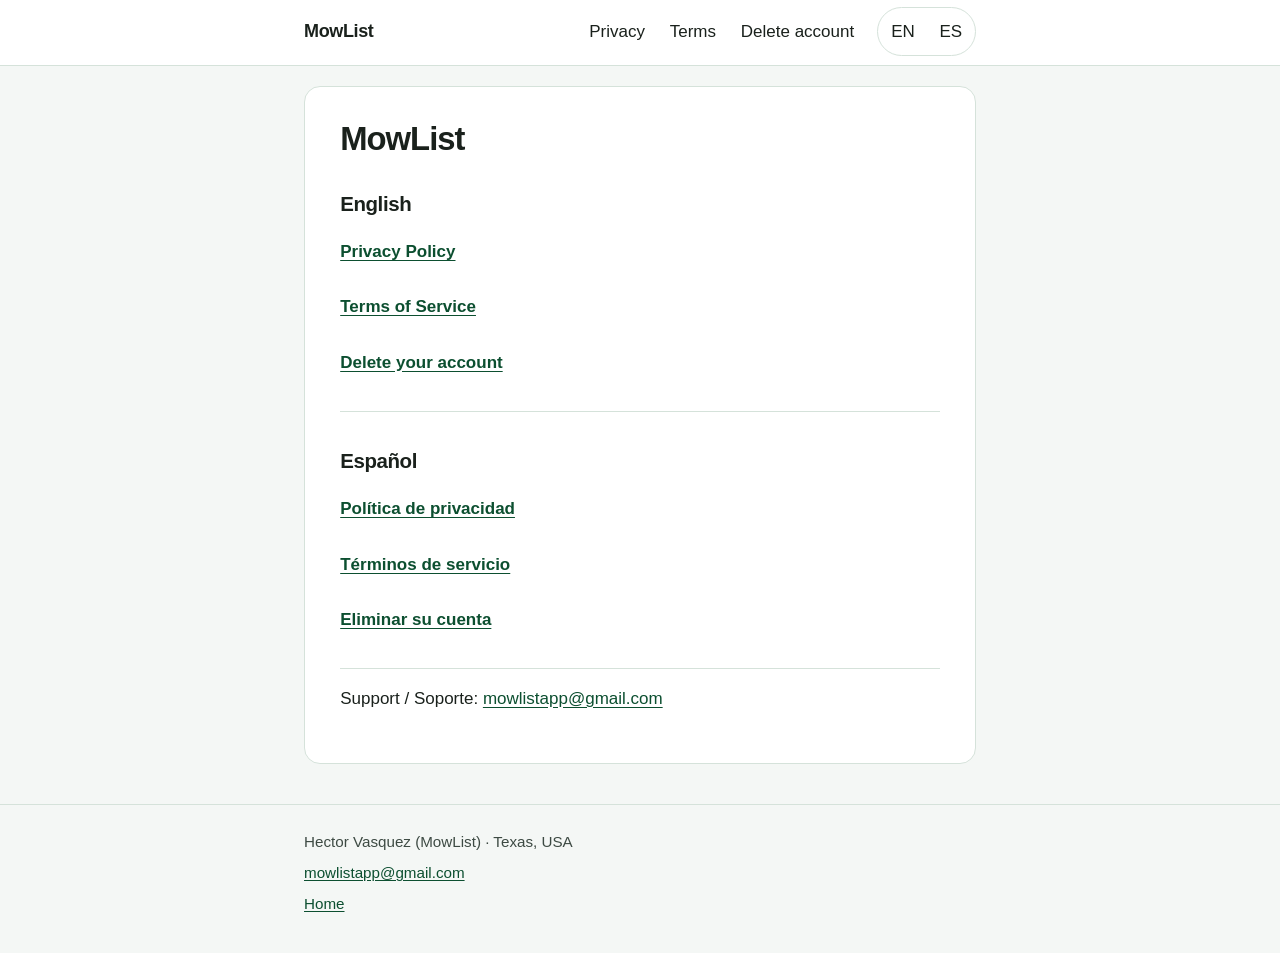
<file: index.html>
<!DOCTYPE html>
<html lang="en">
<head>
  <meta charset="utf-8">
  <meta name="viewport" content="width=device-width, initial-scale=1">
  <meta name="color-scheme" content="light">
  <title>MowList</title>
  <meta name="description" content="MowList privacy policy and terms, in English and Spanish.">
  <link rel="canonical" href="https://donhector512.github.io/mowlist-legal/">
  <link rel="alternate" hreflang="en" href="https://donhector512.github.io/mowlist-legal/">
  <link rel="alternate" hreflang="es" href="https://donhector512.github.io/mowlist-legal/#es">
  <link rel="alternate" hreflang="x-default" href="https://donhector512.github.io/mowlist-legal/">
  <link rel="stylesheet" href="styles.css">
</head>
<body>
  <a class="skip" href="#content">Skip to content</a>
  <header class="site-header">
    <div class="wrap">
      <a class="brand" href="index.html" aria-current="page">MowList</a>
      <nav class="site-nav" aria-label="Pages">
        <a href="privacy.html">Privacy</a>
        <a href="terms.html">Terms</a>
        <a href="privacy.html#delete">Delete account</a>
      </nav>
      <nav class="lang" aria-label="Language">
        <a href="#en" lang="en" hreflang="en">EN</a>
        <a href="#es" lang="es" hreflang="es">ES</a>
      </nav>
    </div>
  </header>
  <main id="content">
    <article class="paper wrap">
<h1>MowList</h1>
<section class="home-block" id="en" lang="en">
  <h2>English</h2>
  <ul class="links">
    <li><a href="privacy.html">Privacy Policy</a></li>
    <li><a href="terms.html">Terms of Service</a></li>
    <li><a href="privacy.html#delete">Delete your account</a></li>
  </ul>
</section>
<section class="home-block" id="es" lang="es">
  <h2>Español</h2>
  <ul class="links">
    <li><a href="es/privacy.html">Política de privacidad</a></li>
    <li><a href="es/terms.html">Términos de servicio</a></li>
    <li><a href="es/privacy.html#delete">Eliminar su cuenta</a></li>
  </ul>
</section>
<p class="support">Support / Soporte: <a href="mailto:mowlistapp@gmail.com">mowlistapp@gmail.com</a></p>
    </article>
  </main>
  <footer>
    <div class="wrap">
      <p>Hector Vasquez (MowList) · Texas, USA</p>
      <p><a href="mailto:mowlistapp@gmail.com">mowlistapp@gmail.com</a></p>
      <p><a href="index.html">Home</a></p>
    </div>
  </footer>
</body>
</html>
</file>
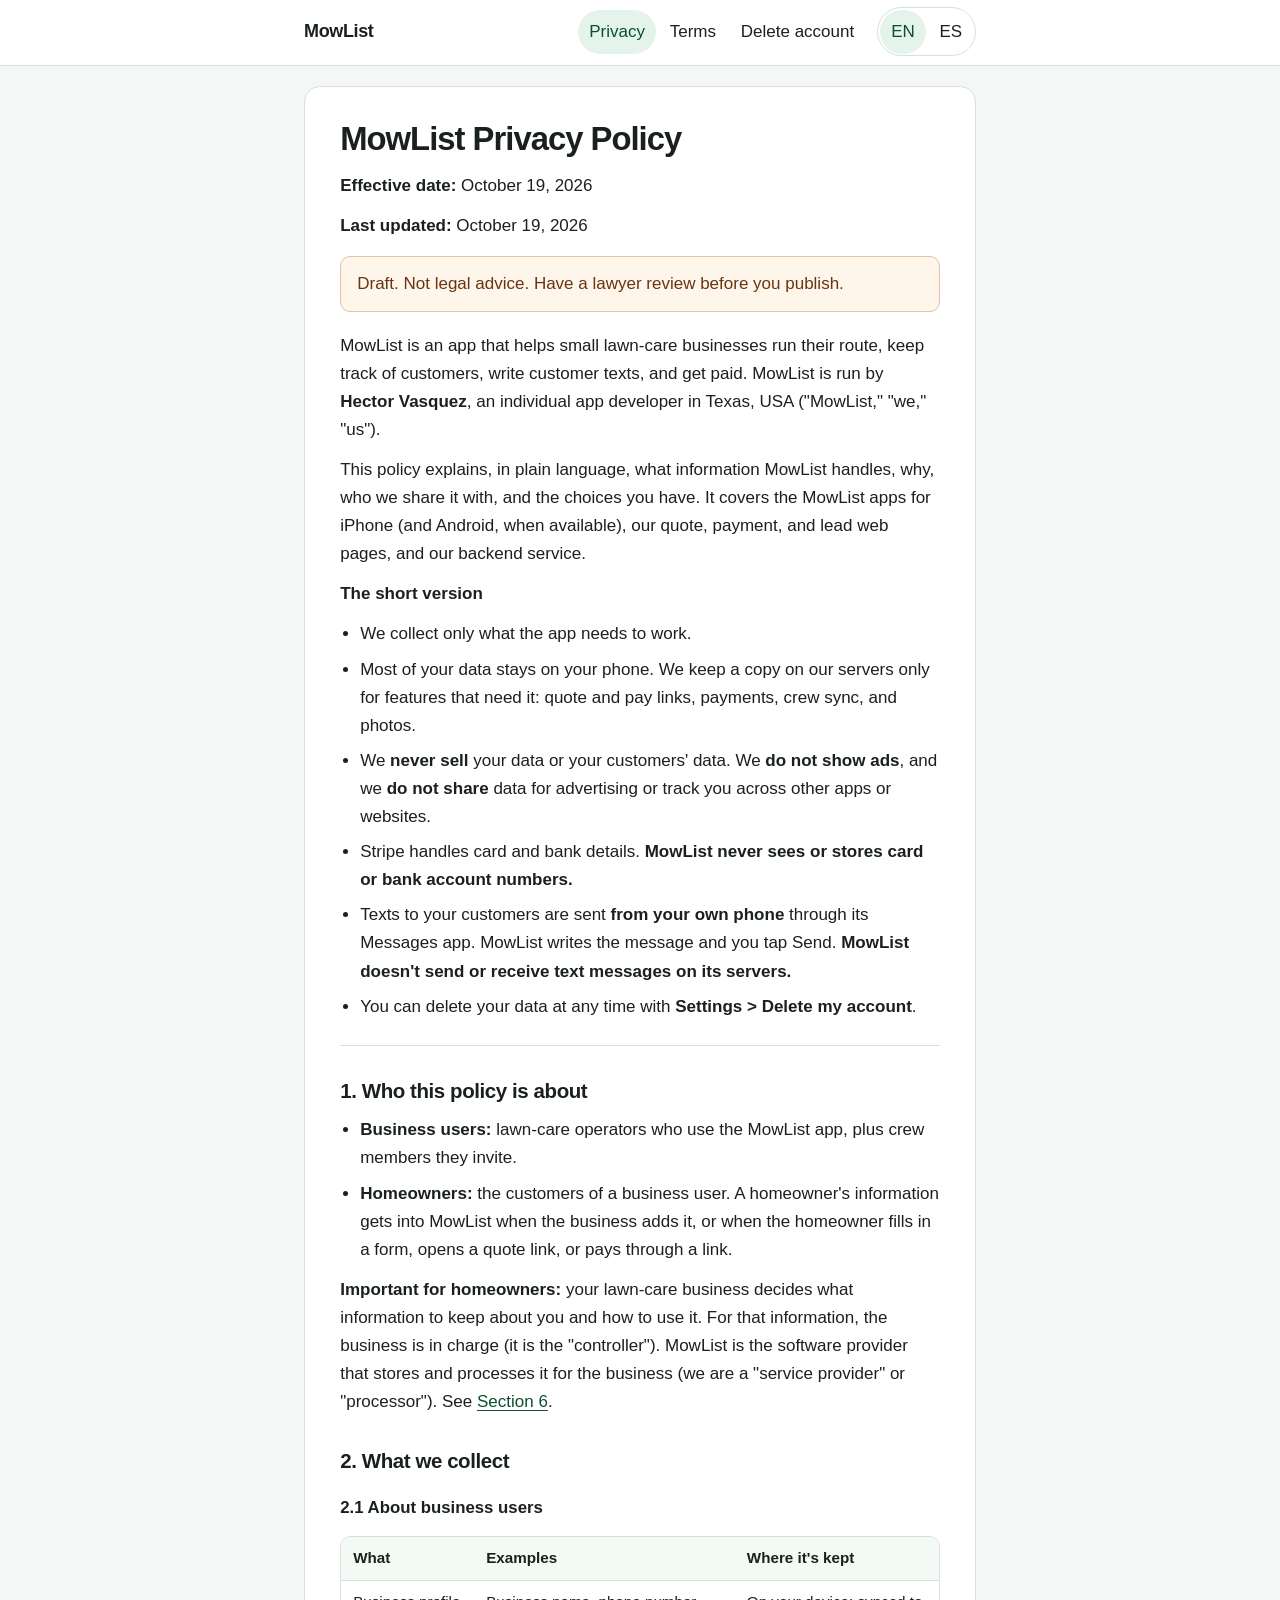
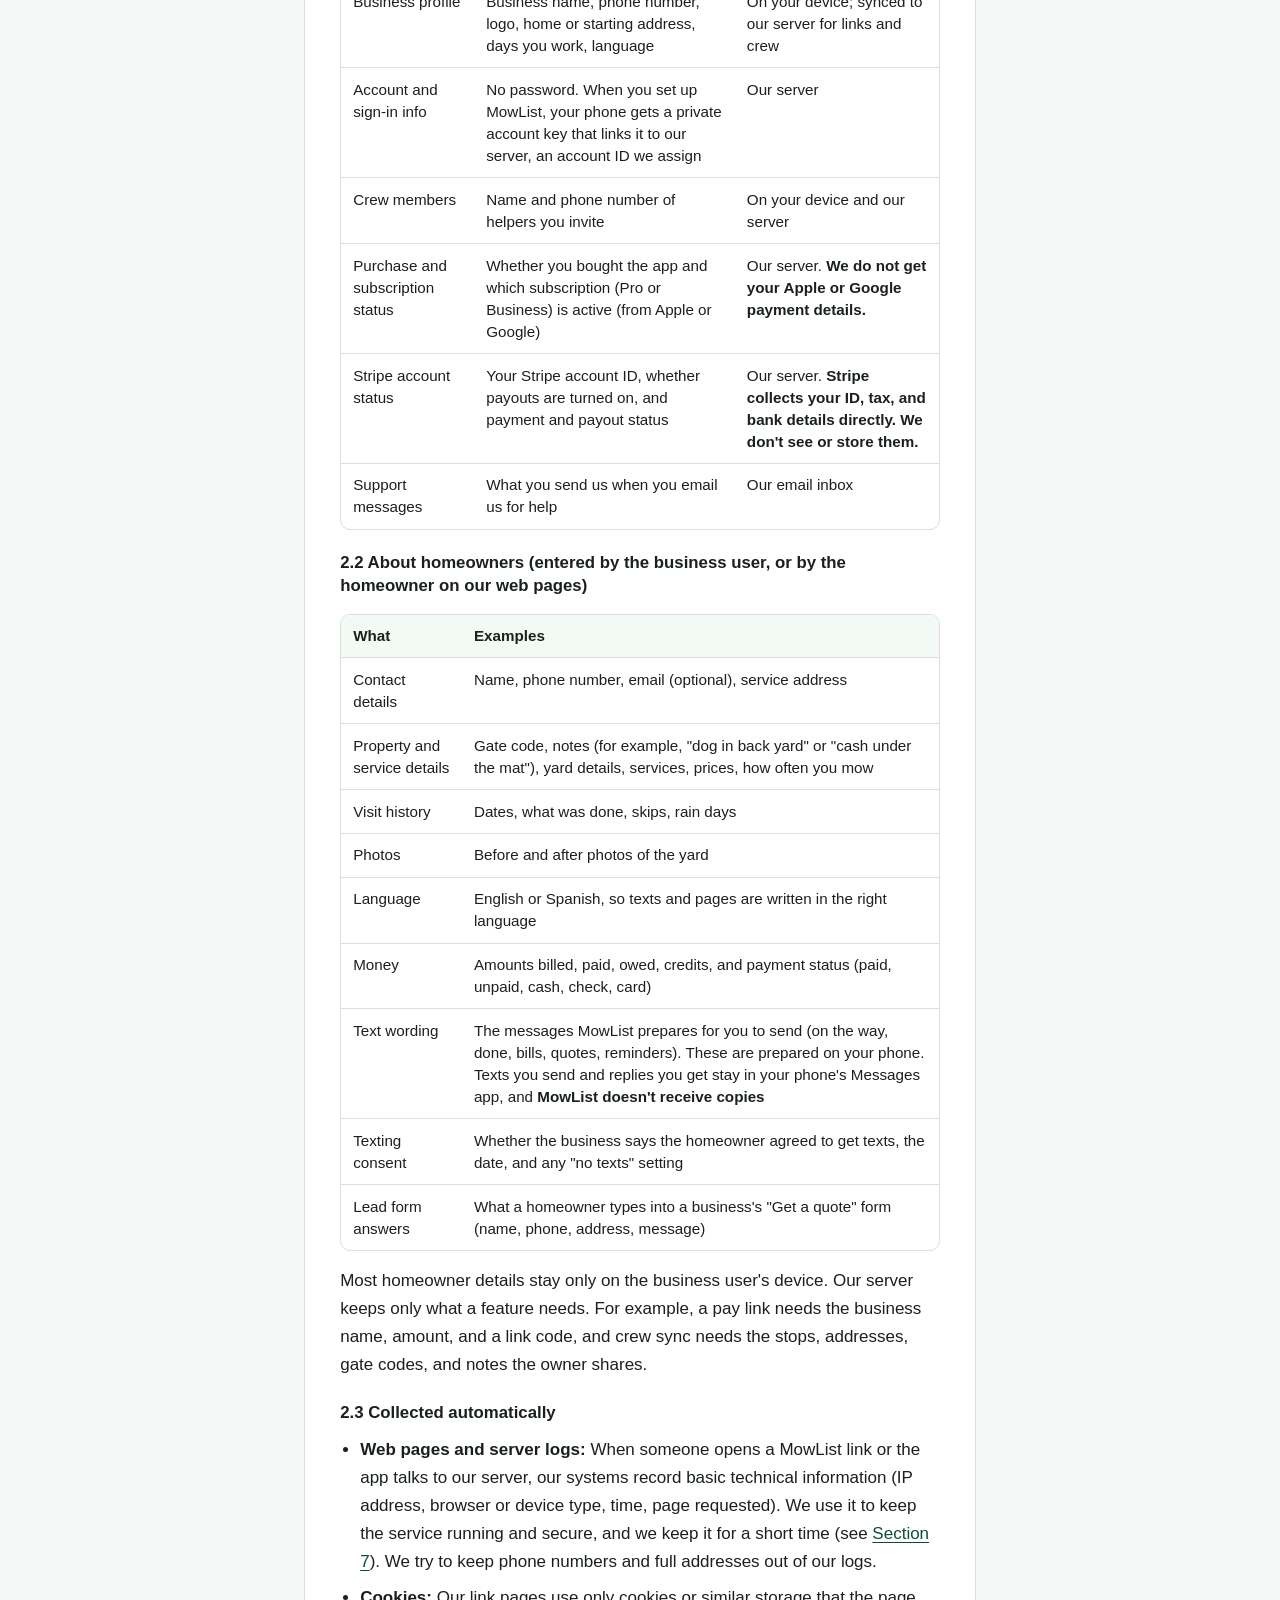
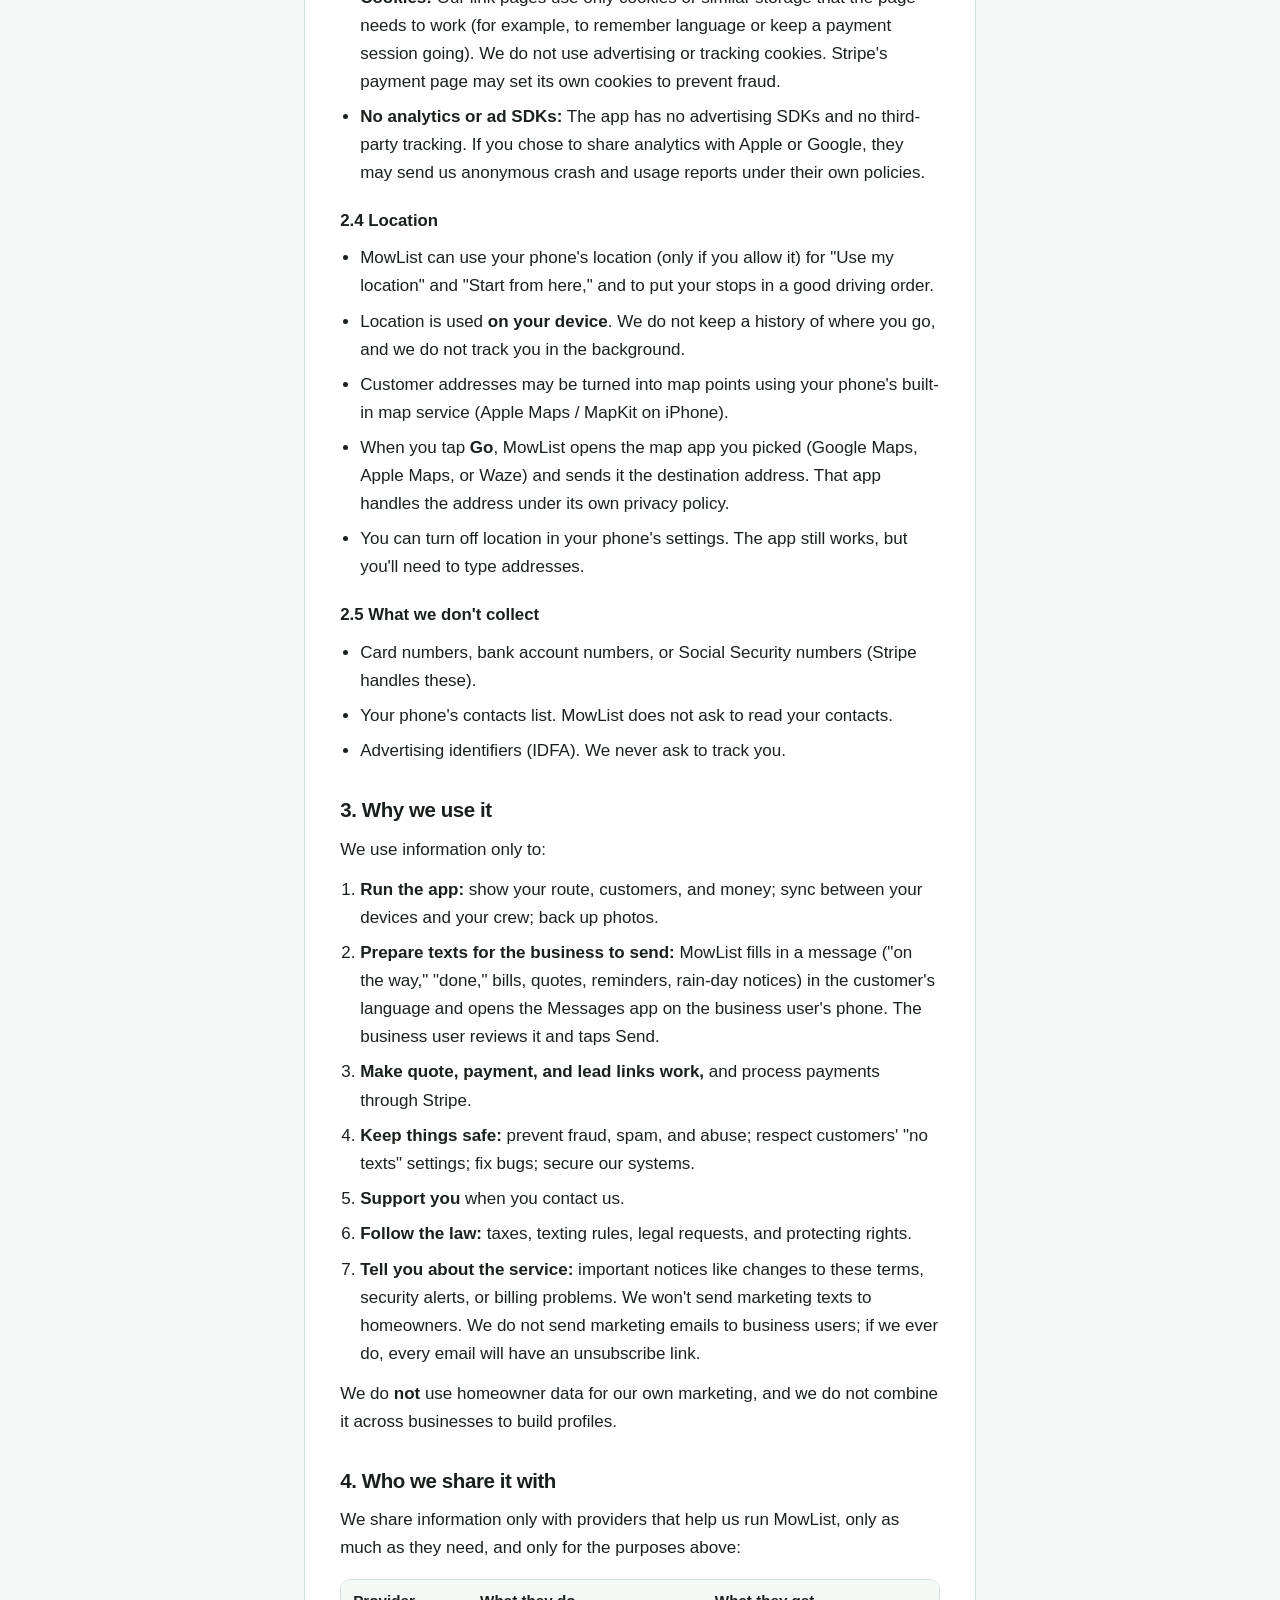
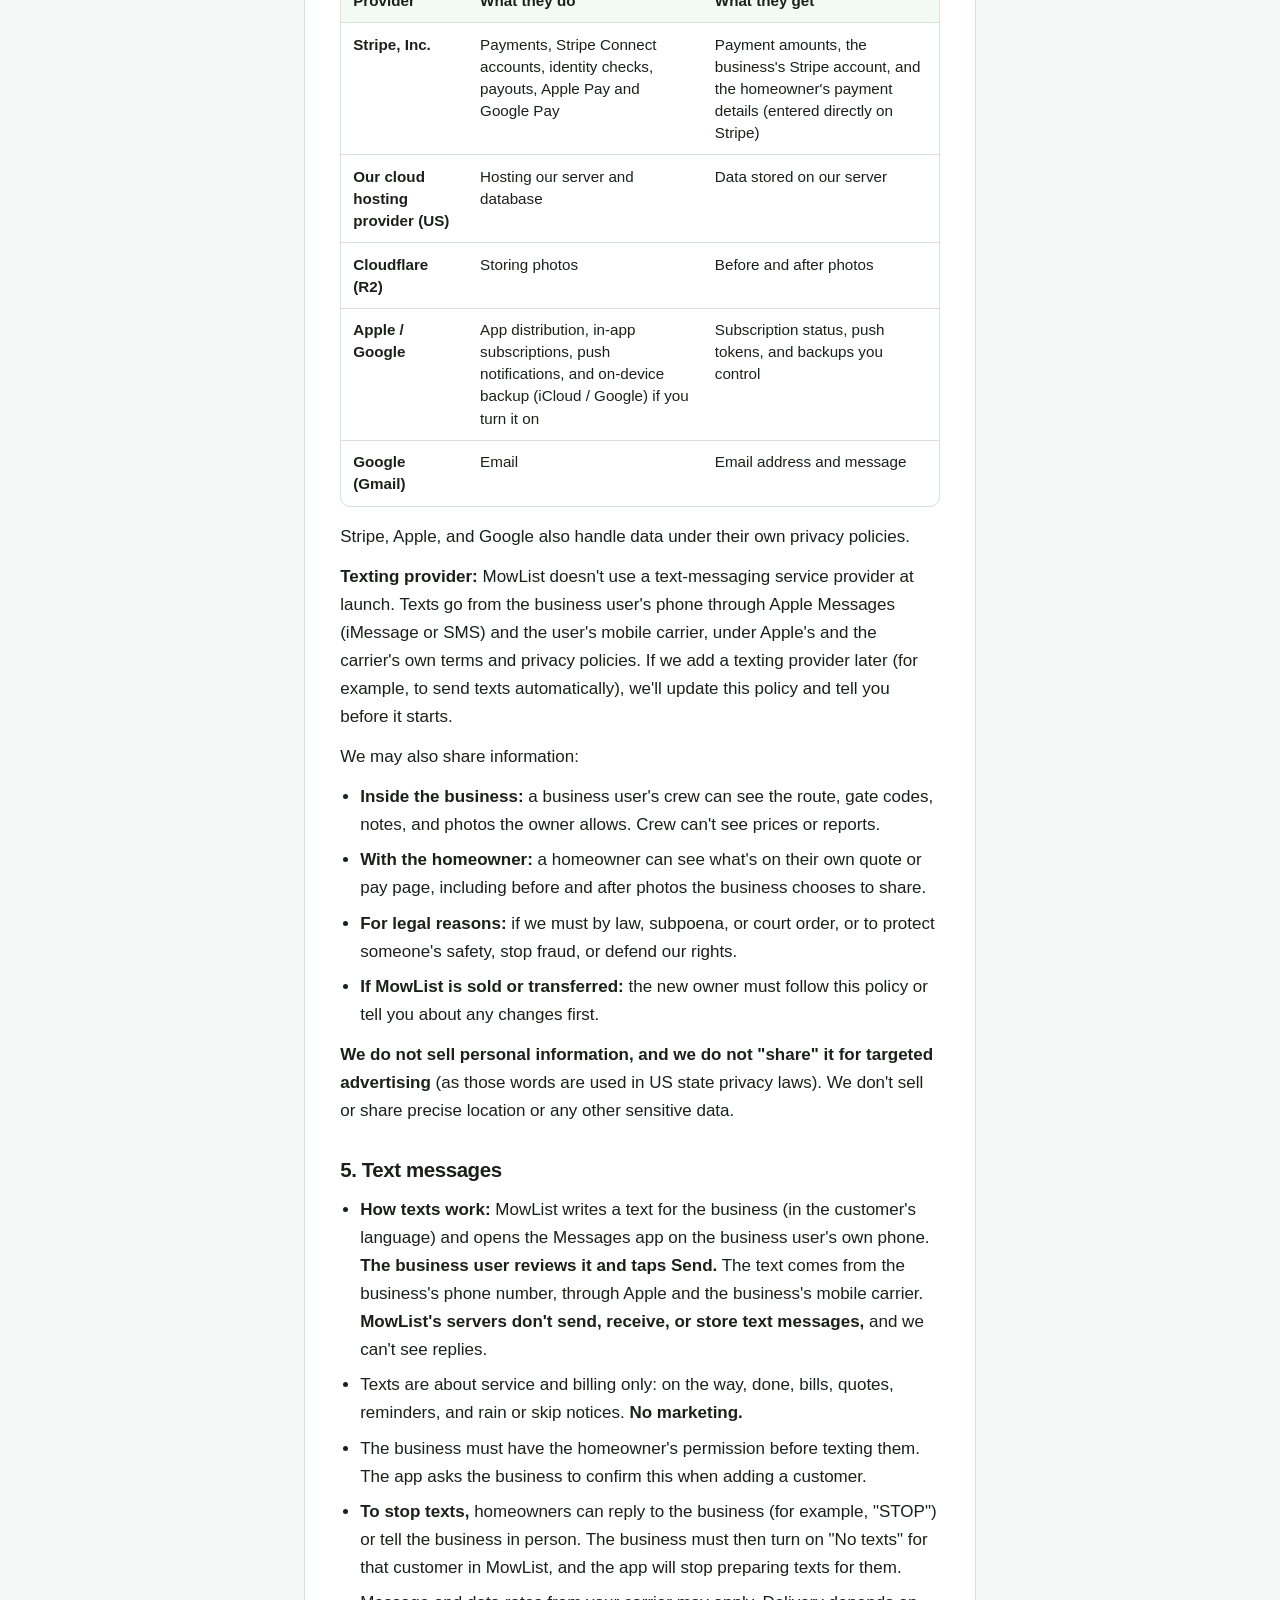
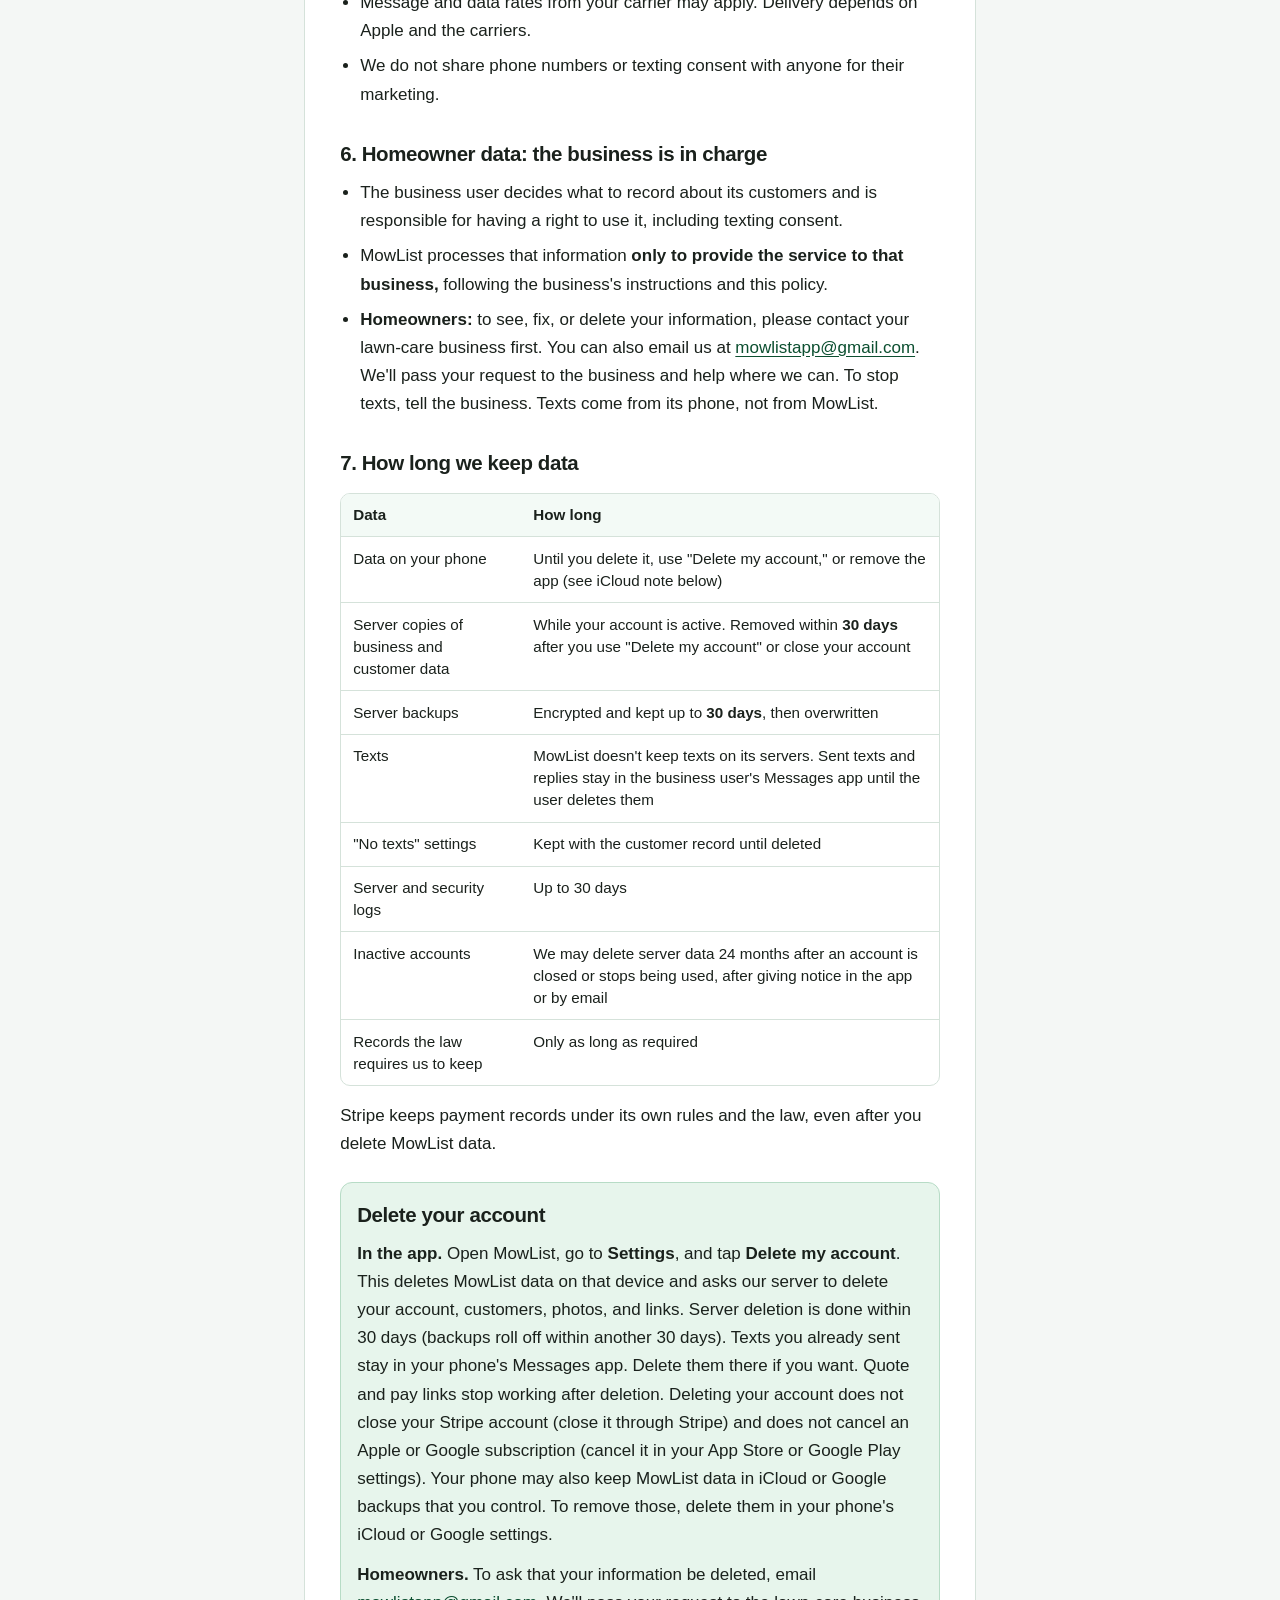
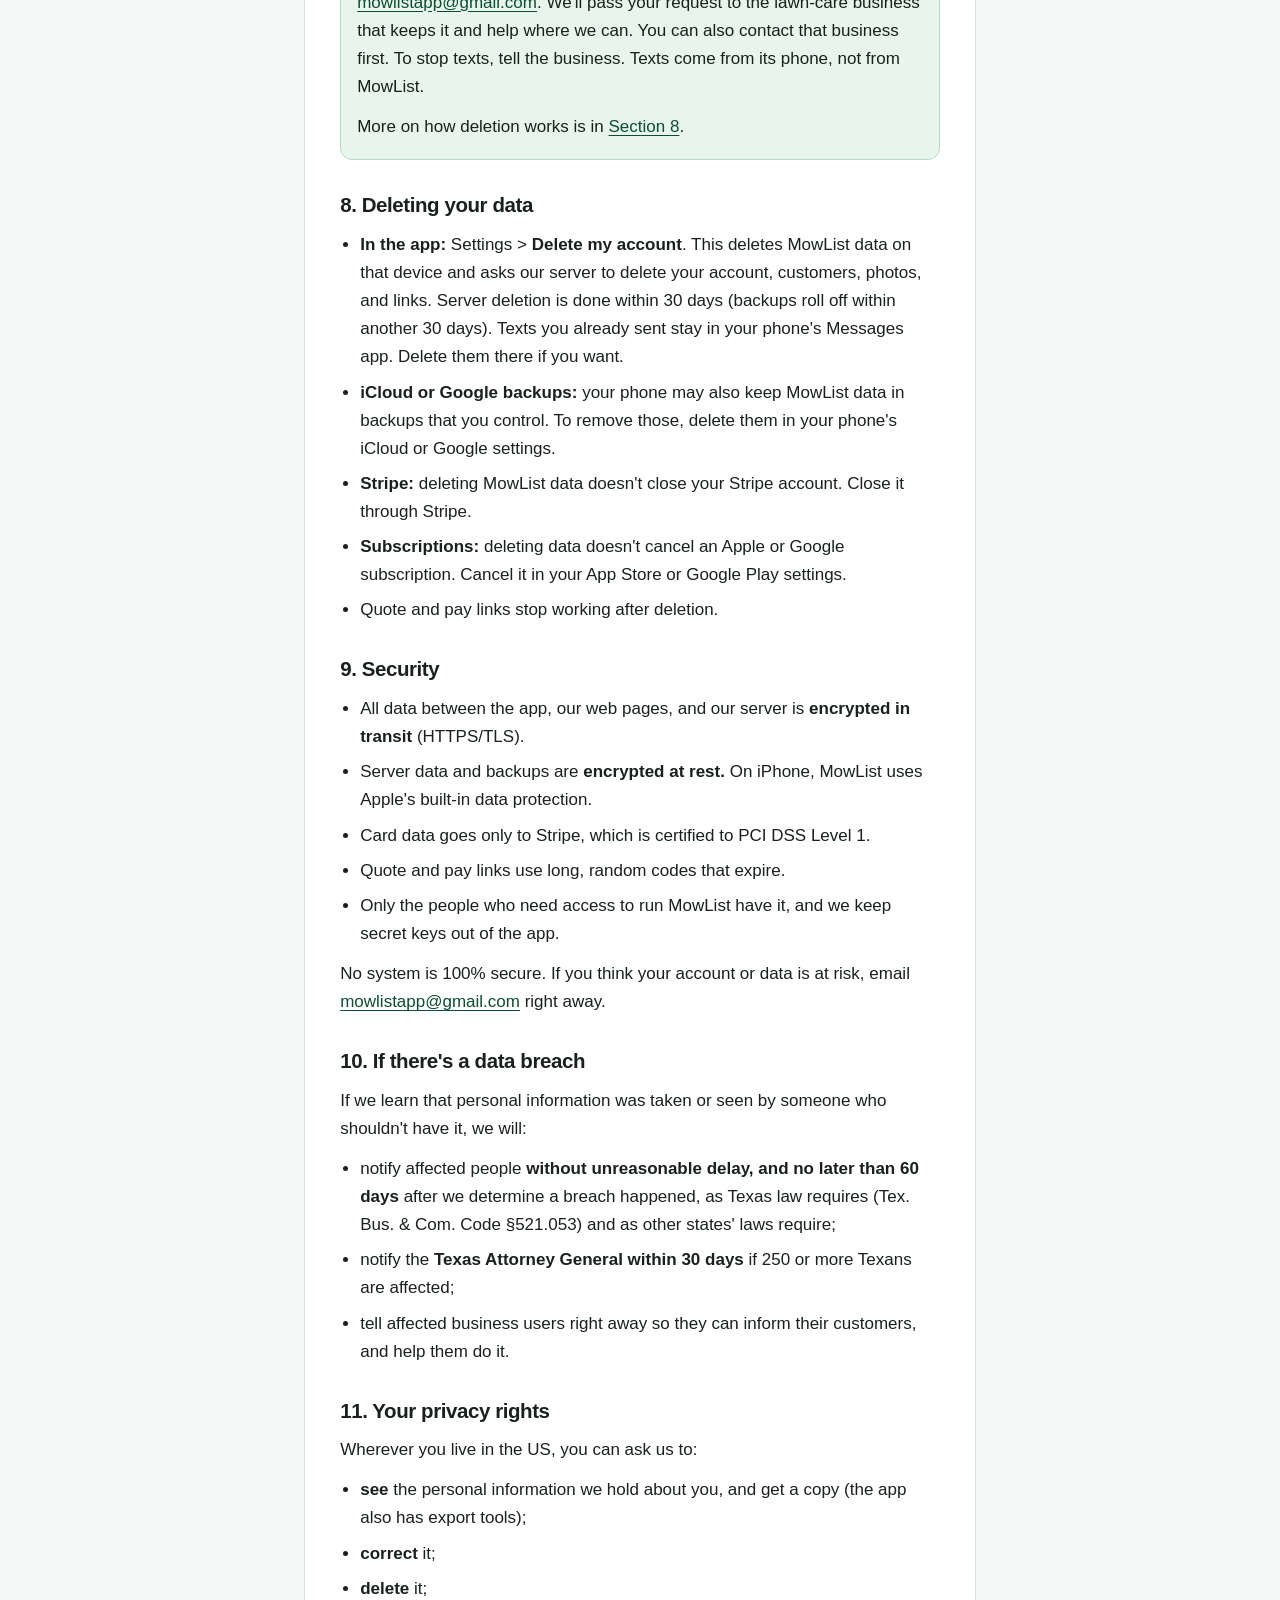
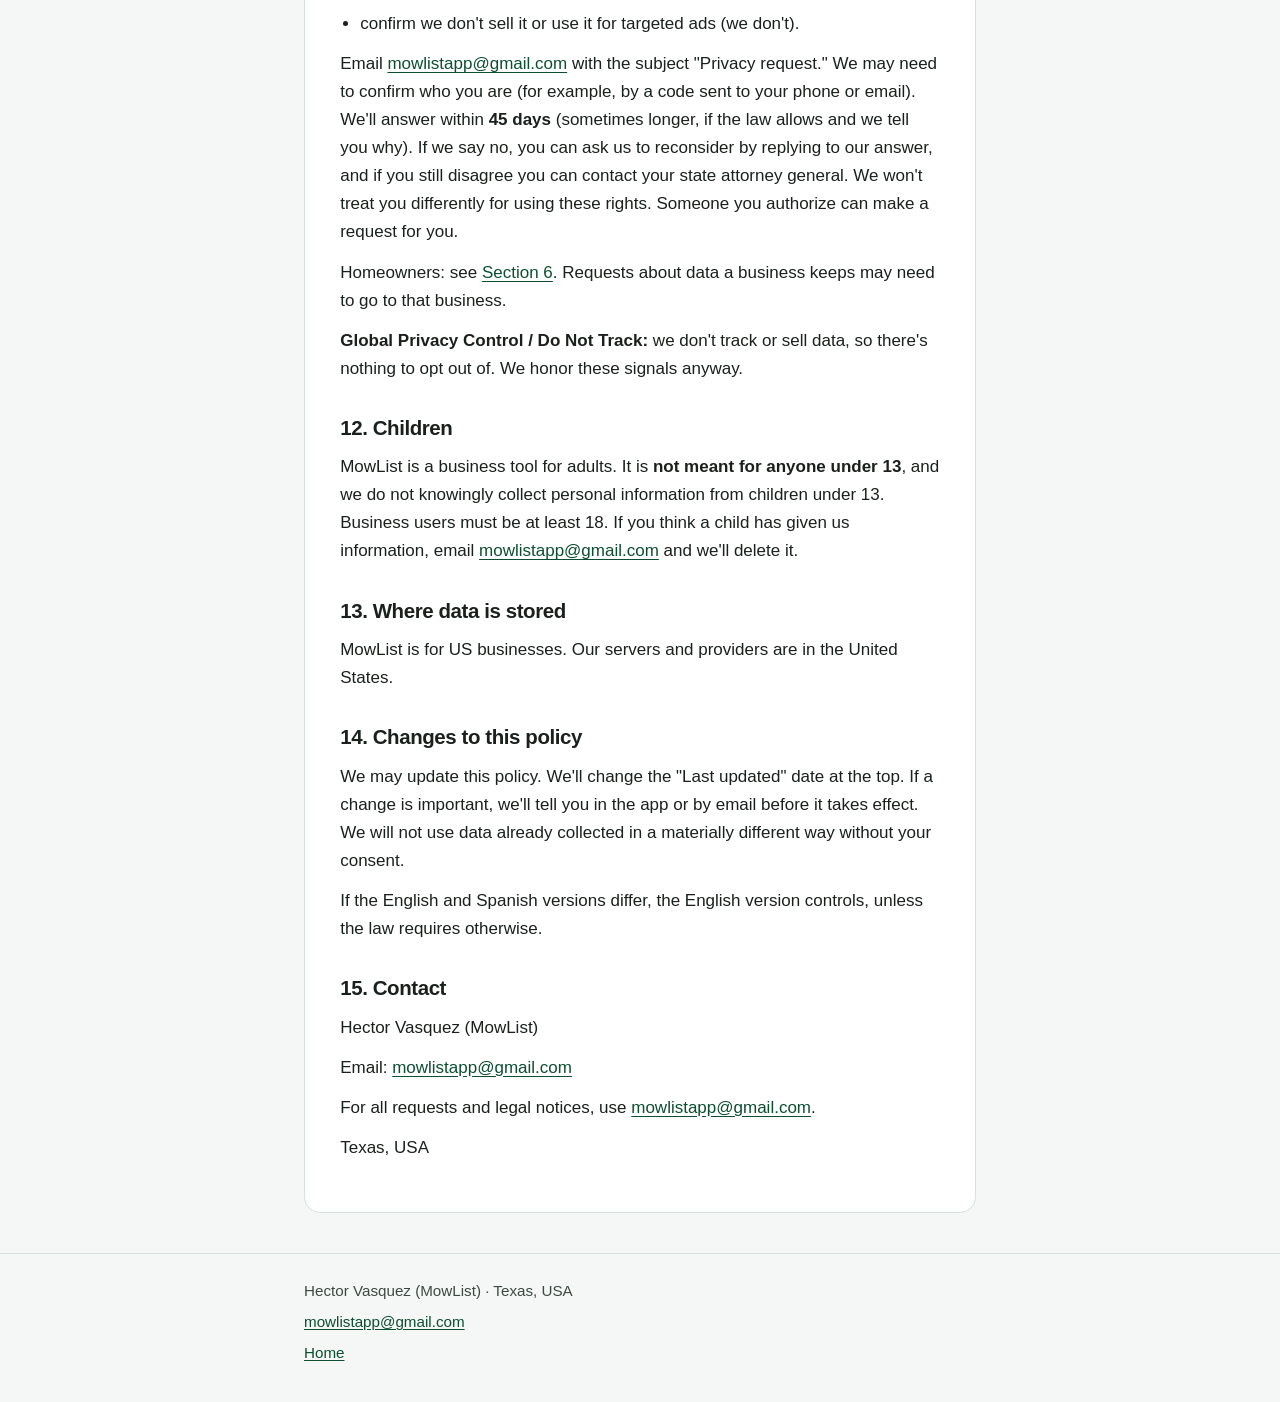
<file: privacy.html>
<!DOCTYPE html>
<html lang="en">
<head>
  <meta charset="utf-8">
  <meta name="viewport" content="width=device-width, initial-scale=1">
  <meta name="color-scheme" content="light">
  <title>Privacy Policy · MowList</title>
  <meta name="description" content="How MowList handles information, and how to delete your account.">
  <link rel="canonical" href="https://donhector512.github.io/mowlist-legal/privacy.html">
  <link rel="alternate" hreflang="en" href="https://donhector512.github.io/mowlist-legal/privacy.html">
  <link rel="alternate" hreflang="es" href="https://donhector512.github.io/mowlist-legal/es/privacy.html">
  <link rel="alternate" hreflang="x-default" href="https://donhector512.github.io/mowlist-legal/privacy.html">
  <link rel="stylesheet" href="styles.css">
</head>
<body>
  <a class="skip" href="#content">Skip to content</a>
  <header class="site-header">
    <div class="wrap">
      <a class="brand" href="index.html">MowList</a>
      <nav class="site-nav" aria-label="Pages">
        <a href="privacy.html" aria-current="page">Privacy</a>
        <a href="terms.html">Terms</a>
        <a href="#delete">Delete account</a>
      </nav>
      <nav class="lang" aria-label="Language">
        <a href="privacy.html" lang="en" hreflang="en" aria-current="true">EN</a>
        <a href="es/privacy.html" lang="es" hreflang="es">ES</a>
      </nav>
    </div>
  </header>
  <main id="content">
    <article class="paper wrap">
<h1>MowList Privacy Policy</h1>
<p><strong>Effective date:</strong> October 19, 2026</p>
<p><strong>Last updated:</strong> October 19, 2026</p>
<aside class="draft" role="note">
<p>Draft. Not legal advice. Have a lawyer review before you publish.</p>
</aside>
<p>MowList is an app that helps small lawn-care businesses run their route, keep track of customers, write customer texts, and get paid. MowList is run by <strong>Hector Vasquez</strong>, an individual app developer in Texas, USA ("MowList," "we," "us").</p>
<p>This policy explains, in plain language, what information MowList handles, why, who we share it with, and the choices you have. It covers the MowList apps for iPhone (and Android, when available), our quote, payment, and lead web pages, and our backend service.</p>
<p><strong>The short version</strong></p>
<ul>
  <li>We collect only what the app needs to work.</li>
  <li>Most of your data stays on your phone. We keep a copy on our servers only for features that need it: quote and pay links, payments, crew sync, and photos.</li>
  <li>We <strong>never sell</strong> your data or your customers' data. We <strong>do not show ads</strong>, and we <strong>do not share</strong> data for advertising or track you across other apps or websites.</li>
  <li>Stripe handles card and bank details. <strong>MowList never sees or stores card or bank account numbers.</strong></li>
  <li>Texts to your customers are sent <strong>from your own phone</strong> through its Messages app. MowList writes the message and you tap Send. <strong>MowList doesn't send or receive text messages on its servers.</strong></li>
  <li>You can delete your data at any time with <strong>Settings &gt; Delete my account</strong>.</li>
</ul>
<hr>
<h2 id="s1">1. Who this policy is about</h2>
<ul>
  <li><strong>Business users:</strong> lawn-care operators who use the MowList app, plus crew members they invite.</li>
  <li><strong>Homeowners:</strong> the customers of a business user. A homeowner's information gets into MowList when the business adds it, or when the homeowner fills in a form, opens a quote link, or pays through a link.</li>
</ul>
<p><strong>Important for homeowners:</strong> your lawn-care business decides what information to keep about you and how to use it. For that information, the business is in charge (it is the "controller"). MowList is the software provider that stores and processes it for the business (we are a "service provider" or "processor"). See <a href="#s6">Section 6</a>.</p>
<h2 id="s2">2. What we collect</h2>
<h3>2.1 About business users</h3>
<div class="table-wrap">
  <table>
    <thead><tr><th scope="col">What</th><th scope="col">Examples</th><th scope="col">Where it's kept</th></tr></thead>
    <tbody>
    <tr><td>Business profile</td><td>Business name, phone number, logo, home or starting address, days you work, language</td><td>On your device; synced to our server for links and crew</td></tr>
    <tr><td>Account and sign-in info</td><td>No password. When you set up MowList, your phone gets a private account key that links it to our server, an account ID we assign</td><td>Our server</td></tr>
    <tr><td>Crew members</td><td>Name and phone number of helpers you invite</td><td>On your device and our server</td></tr>
    <tr><td>Purchase and subscription status</td><td>Whether you bought the app and which subscription (Pro or Business) is active (from Apple or Google)</td><td>Our server. <strong>We do not get your Apple or Google payment details.</strong></td></tr>
    <tr><td>Stripe account status</td><td>Your Stripe account ID, whether payouts are turned on, and payment and payout status</td><td>Our server. <strong>Stripe collects your ID, tax, and bank details directly. We don't see or store them.</strong></td></tr>
    <tr><td>Support messages</td><td>What you send us when you email us for help</td><td>Our email inbox</td></tr>
    </tbody>
  </table>
</div>
<h3>2.2 About homeowners (entered by the business user, or by the homeowner on our web pages)</h3>
<div class="table-wrap">
  <table>
    <thead><tr><th scope="col">What</th><th scope="col">Examples</th></tr></thead>
    <tbody>
    <tr><td>Contact details</td><td>Name, phone number, email (optional), service address</td></tr>
    <tr><td>Property and service details</td><td>Gate code, notes (for example, "dog in back yard" or "cash under the mat"), yard details, services, prices, how often you mow</td></tr>
    <tr><td>Visit history</td><td>Dates, what was done, skips, rain days</td></tr>
    <tr><td>Photos</td><td>Before and after photos of the yard</td></tr>
    <tr><td>Language</td><td>English or Spanish, so texts and pages are written in the right language</td></tr>
    <tr><td>Money</td><td>Amounts billed, paid, owed, credits, and payment status (paid, unpaid, cash, check, card)</td></tr>
    <tr><td>Text wording</td><td>The messages MowList prepares for you to send (on the way, done, bills, quotes, reminders). These are prepared on your phone. Texts you send and replies you get stay in your phone's Messages app, and <strong>MowList doesn't receive copies</strong></td></tr>
    <tr><td>Texting consent</td><td>Whether the business says the homeowner agreed to get texts, the date, and any "no texts" setting</td></tr>
    <tr><td>Lead form answers</td><td>What a homeowner types into a business's "Get a quote" form (name, phone, address, message)</td></tr>
    </tbody>
  </table>
</div>
<p>Most homeowner details stay only on the business user's device. Our server keeps only what a feature needs. For example, a pay link needs the business name, amount, and a link code, and crew sync needs the stops, addresses, gate codes, and notes the owner shares.</p>
<h3>2.3 Collected automatically</h3>
<ul>
  <li><strong>Web pages and server logs:</strong> When someone opens a MowList link or the app talks to our server, our systems record basic technical information (IP address, browser or device type, time, page requested). We use it to keep the service running and secure, and we keep it for a short time (see <a href="#s7">Section 7</a>). We try to keep phone numbers and full addresses out of our logs.</li>
  <li><strong>Cookies:</strong> Our link pages use only cookies or similar storage that the page needs to work (for example, to remember language or keep a payment session going). We do not use advertising or tracking cookies. Stripe's payment page may set its own cookies to prevent fraud.</li>
  <li><strong>No analytics or ad SDKs:</strong> The app has no advertising SDKs and no third-party tracking. If you chose to share analytics with Apple or Google, they may send us anonymous crash and usage reports under their own policies.</li>
</ul>
<h3>2.4 Location</h3>
<ul>
  <li>MowList can use your phone's location (only if you allow it) for "Use my location" and "Start from here," and to put your stops in a good driving order.</li>
  <li>Location is used <strong>on your device</strong>. We do not keep a history of where you go, and we do not track you in the background.</li>
  <li>Customer addresses may be turned into map points using your phone's built-in map service (Apple Maps / MapKit on iPhone).</li>
  <li>When you tap <strong>Go</strong>, MowList opens the map app you picked (Google Maps, Apple Maps, or Waze) and sends it the destination address. That app handles the address under its own privacy policy.</li>
  <li>You can turn off location in your phone's settings. The app still works, but you'll need to type addresses.</li>
</ul>
<h3>2.5 What we don't collect</h3>
<ul>
  <li>Card numbers, bank account numbers, or Social Security numbers (Stripe handles these).</li>
  <li>Your phone's contacts list. MowList does not ask to read your contacts.</li>
  <li>Advertising identifiers (IDFA). We never ask to track you.</li>
</ul>
<h2 id="s3">3. Why we use it</h2>
<p>We use information only to:</p>
<ol>
  <li><strong>Run the app:</strong> show your route, customers, and money; sync between your devices and your crew; back up photos.</li>
  <li><strong>Prepare texts for the business to send:</strong> MowList fills in a message ("on the way," "done," bills, quotes, reminders, rain-day notices) in the customer's language and opens the Messages app on the business user's phone. The business user reviews it and taps Send.</li>
  <li><strong>Make quote, payment, and lead links work,</strong> and process payments through Stripe.</li>
  <li><strong>Keep things safe:</strong> prevent fraud, spam, and abuse; respect customers' "no texts" settings; fix bugs; secure our systems.</li>
  <li><strong>Support you</strong> when you contact us.</li>
  <li><strong>Follow the law:</strong> taxes, texting rules, legal requests, and protecting rights.</li>
  <li><strong>Tell you about the service:</strong> important notices like changes to these terms, security alerts, or billing problems. We won't send marketing texts to homeowners. We do not send marketing emails to business users; if we ever do, every email will have an unsubscribe link.</li>
</ol>
<p>We do <strong>not</strong> use homeowner data for our own marketing, and we do not combine it across businesses to build profiles.</p>
<h2 id="s4">4. Who we share it with</h2>
<p>We share information only with providers that help us run MowList, only as much as they need, and only for the purposes above:</p>
<div class="table-wrap">
  <table>
    <thead><tr><th scope="col">Provider</th><th scope="col">What they do</th><th scope="col">What they get</th></tr></thead>
    <tbody>
    <tr><td><strong>Stripe, Inc.</strong></td><td>Payments, Stripe Connect accounts, identity checks, payouts, Apple Pay and Google Pay</td><td>Payment amounts, the business's Stripe account, and the homeowner's payment details (entered directly on Stripe)</td></tr>
    <tr><td><strong>Our cloud hosting provider (US)</strong></td><td>Hosting our server and database</td><td>Data stored on our server</td></tr>
    <tr><td><strong>Cloudflare (R2)</strong></td><td>Storing photos</td><td>Before and after photos</td></tr>
    <tr><td><strong>Apple / Google</strong></td><td>App distribution, in-app subscriptions, push notifications, and on-device backup (iCloud / Google) if you turn it on</td><td>Subscription status, push tokens, and backups you control</td></tr>
    <tr><td><strong>Google (Gmail)</strong></td><td>Email</td><td>Email address and message</td></tr>
    </tbody>
  </table>
</div>
<p>Stripe, Apple, and Google also handle data under their own privacy policies.</p>
<p><strong>Texting provider:</strong> MowList doesn't use a text-messaging service provider at launch. Texts go from the business user's phone through Apple Messages (iMessage or SMS) and the user's mobile carrier, under Apple's and the carrier's own terms and privacy policies. If we add a texting provider later (for example, to send texts automatically), we'll update this policy and tell you before it starts.</p>
<p>We may also share information:</p>
<ul>
  <li><strong>Inside the business:</strong> a business user's crew can see the route, gate codes, notes, and photos the owner allows. Crew can't see prices or reports.</li>
  <li><strong>With the homeowner:</strong> a homeowner can see what's on their own quote or pay page, including before and after photos the business chooses to share.</li>
  <li><strong>For legal reasons:</strong> if we must by law, subpoena, or court order, or to protect someone's safety, stop fraud, or defend our rights.</li>
  <li><strong>If MowList is sold or transferred:</strong> the new owner must follow this policy or tell you about any changes first.</li>
</ul>
<p><strong>We do not sell personal information, and we do not "share" it for targeted advertising</strong> (as those words are used in US state privacy laws). We don't sell or share precise location or any other sensitive data.</p>
<h2 id="s5">5. Text messages</h2>
<ul>
  <li><strong>How texts work:</strong> MowList writes a text for the business (in the customer's language) and opens the Messages app on the business user's own phone. <strong>The business user reviews it and taps Send.</strong> The text comes from the business's phone number, through Apple and the business's mobile carrier. <strong>MowList's servers don't send, receive, or store text messages,</strong> and we can't see replies.</li>
  <li>Texts are about service and billing only: on the way, done, bills, quotes, reminders, and rain or skip notices. <strong>No marketing.</strong></li>
  <li>The business must have the homeowner's permission before texting them. The app asks the business to confirm this when adding a customer.</li>
  <li><strong>To stop texts,</strong> homeowners can reply to the business (for example, "STOP") or tell the business in person. The business must then turn on "No texts" for that customer in MowList, and the app will stop preparing texts for them.</li>
  <li>Message and data rates from your carrier may apply. Delivery depends on Apple and the carriers.</li>
  <li>We do not share phone numbers or texting consent with anyone for their marketing.</li>
</ul>
<h2 id="s6">6. Homeowner data: the business is in charge</h2>
<ul>
  <li>The business user decides what to record about its customers and is responsible for having a right to use it, including texting consent.</li>
  <li>MowList processes that information <strong>only to provide the service to that business,</strong> following the business's instructions and this policy.</li>
  <li><strong>Homeowners:</strong> to see, fix, or delete your information, please contact your lawn-care business first. You can also email us at <a href="mailto:mowlistapp@gmail.com">mowlistapp@gmail.com</a>. We'll pass your request to the business and help where we can. To stop texts, tell the business. Texts come from its phone, not from MowList.</li>
</ul>
<h2 id="s7">7. How long we keep data</h2>
<div class="table-wrap">
  <table>
    <thead><tr><th scope="col">Data</th><th scope="col">How long</th></tr></thead>
    <tbody>
    <tr><td>Data on your phone</td><td>Until you delete it, use "Delete my account," or remove the app (see iCloud note below)</td></tr>
    <tr><td>Server copies of business and customer data</td><td>While your account is active. Removed within <strong>30 days</strong> after you use "Delete my account" or close your account</td></tr>
    <tr><td>Server backups</td><td>Encrypted and kept up to <strong>30 days</strong>, then overwritten</td></tr>
    <tr><td>Texts</td><td>MowList doesn't keep texts on its servers. Sent texts and replies stay in the business user's Messages app until the user deletes them</td></tr>
    <tr><td>"No texts" settings</td><td>Kept with the customer record until deleted</td></tr>
    <tr><td>Server and security logs</td><td>Up to 30 days</td></tr>
    <tr><td>Inactive accounts</td><td>We may delete server data 24 months after an account is closed or stops being used, after giving notice in the app or by email</td></tr>
    <tr><td>Records the law requires us to keep</td><td>Only as long as required</td></tr>
    </tbody>
  </table>
</div>
<p>Stripe keeps payment records under its own rules and the law, even after you delete MowList data.</p>
<section class="delete" id="delete">
<h2>Delete your account</h2>
<p><strong>In the app.</strong> Open MowList, go to <strong>Settings</strong>, and tap <strong>Delete my account</strong>. This deletes MowList data on that device and asks our server to delete your account, customers, photos, and links. Server deletion is done within 30 days (backups roll off within another 30 days). Texts you already sent stay in your phone's Messages app. Delete them there if you want. Quote and pay links stop working after deletion. Deleting your account does not close your Stripe account (close it through Stripe) and does not cancel an Apple or Google subscription (cancel it in your App Store or Google Play settings). Your phone may also keep MowList data in iCloud or Google backups that you control. To remove those, delete them in your phone's iCloud or Google settings.</p>
<p><strong>Homeowners.</strong> To ask that your information be deleted, email <a href="mailto:mowlistapp@gmail.com">mowlistapp@gmail.com</a>. We'll pass your request to the lawn-care business that keeps it and help where we can. You can also contact that business first. To stop texts, tell the business. Texts come from its phone, not from MowList.</p>
<p>More on how deletion works is in <a href="#s8">Section 8</a>.</p>
</section>
<h2 id="s8">8. Deleting your data</h2>
<ul>
  <li><strong>In the app:</strong> Settings &gt; <strong>Delete my account</strong>. This deletes MowList data on that device and asks our server to delete your account, customers, photos, and links. Server deletion is done within 30 days (backups roll off within another 30 days). Texts you already sent stay in your phone's Messages app. Delete them there if you want.</li>
  <li><strong>iCloud or Google backups:</strong> your phone may also keep MowList data in backups that you control. To remove those, delete them in your phone's iCloud or Google settings.</li>
  <li><strong>Stripe:</strong> deleting MowList data doesn't close your Stripe account. Close it through Stripe.</li>
  <li><strong>Subscriptions:</strong> deleting data doesn't cancel an Apple or Google subscription. Cancel it in your App Store or Google Play settings.</li>
  <li>Quote and pay links stop working after deletion.</li>
</ul>
<h2 id="s9">9. Security</h2>
<ul>
  <li>All data between the app, our web pages, and our server is <strong>encrypted in transit</strong> (HTTPS/TLS).</li>
  <li>Server data and backups are <strong>encrypted at rest.</strong> On iPhone, MowList uses Apple's built-in data protection.</li>
  <li>Card data goes only to Stripe, which is certified to PCI DSS Level 1.</li>
  <li>Quote and pay links use long, random codes that expire.</li>
  <li>Only the people who need access to run MowList have it, and we keep secret keys out of the app.</li>
</ul>
<p>No system is 100% secure. If you think your account or data is at risk, email <a href="mailto:mowlistapp@gmail.com">mowlistapp@gmail.com</a> right away.</p>
<h2 id="s10">10. If there's a data breach</h2>
<p>If we learn that personal information was taken or seen by someone who shouldn't have it, we will:</p>
<ul>
  <li>notify affected people <strong>without unreasonable delay, and no later than 60 days</strong> after we determine a breach happened, as Texas law requires (Tex. Bus. &amp; Com. Code §521.053) and as other states' laws require;</li>
  <li>notify the <strong>Texas Attorney General within 30 days</strong> if 250 or more Texans are affected;</li>
  <li>tell affected business users right away so they can inform their customers, and help them do it.</li>
</ul>
<h2 id="s11">11. Your privacy rights</h2>
<p>Wherever you live in the US, you can ask us to:</p>
<ul>
  <li><strong>see</strong> the personal information we hold about you, and get a copy (the app also has export tools);</li>
  <li><strong>correct</strong> it;</li>
  <li><strong>delete</strong> it;</li>
  <li>confirm we don't sell it or use it for targeted ads (we don't).</li>
</ul>
<p>Email <a href="mailto:mowlistapp@gmail.com">mowlistapp@gmail.com</a> with the subject "Privacy request." We may need to confirm who you are (for example, by a code sent to your phone or email). We'll answer within <strong>45 days</strong> (sometimes longer, if the law allows and we tell you why). If we say no, you can ask us to reconsider by replying to our answer, and if you still disagree you can contact your state attorney general. We won't treat you differently for using these rights. Someone you authorize can make a request for you.</p>
<p>Homeowners: see <a href="#s6">Section 6</a>. Requests about data a business keeps may need to go to that business.</p>
<p><strong>Global Privacy Control / Do Not Track:</strong> we don't track or sell data, so there's nothing to opt out of. We honor these signals anyway.</p>
<h2 id="s12">12. Children</h2>
<p>MowList is a business tool for adults. It is <strong>not meant for anyone under 13</strong>, and we do not knowingly collect personal information from children under 13. Business users must be at least 18. If you think a child has given us information, email <a href="mailto:mowlistapp@gmail.com">mowlistapp@gmail.com</a> and we'll delete it.</p>
<h2 id="s13">13. Where data is stored</h2>
<p>MowList is for US businesses. Our servers and providers are in the United States.</p>
<h2 id="s14">14. Changes to this policy</h2>
<p>We may update this policy. We'll change the "Last updated" date at the top. If a change is important, we'll tell you in the app or by email before it takes effect. We will not use data already collected in a materially different way without your consent.</p>
<p>If the English and Spanish versions differ, the English version controls, unless the law requires otherwise.</p>
<h2 id="s15">15. Contact</h2>
<p>Hector Vasquez (MowList)</p>
<p>Email: <a href="mailto:mowlistapp@gmail.com">mowlistapp@gmail.com</a></p>
<p>For all requests and legal notices, use <a href="mailto:mowlistapp@gmail.com">mowlistapp@gmail.com</a>.</p>
<p>Texas, USA</p>
    </article>
  </main>
  <footer>
    <div class="wrap">
      <p>Hector Vasquez (MowList) · Texas, USA</p>
      <p><a href="mailto:mowlistapp@gmail.com">mowlistapp@gmail.com</a></p>
      <p><a href="index.html">Home</a></p>
    </div>
  </footer>
</body>
</html>
</file>
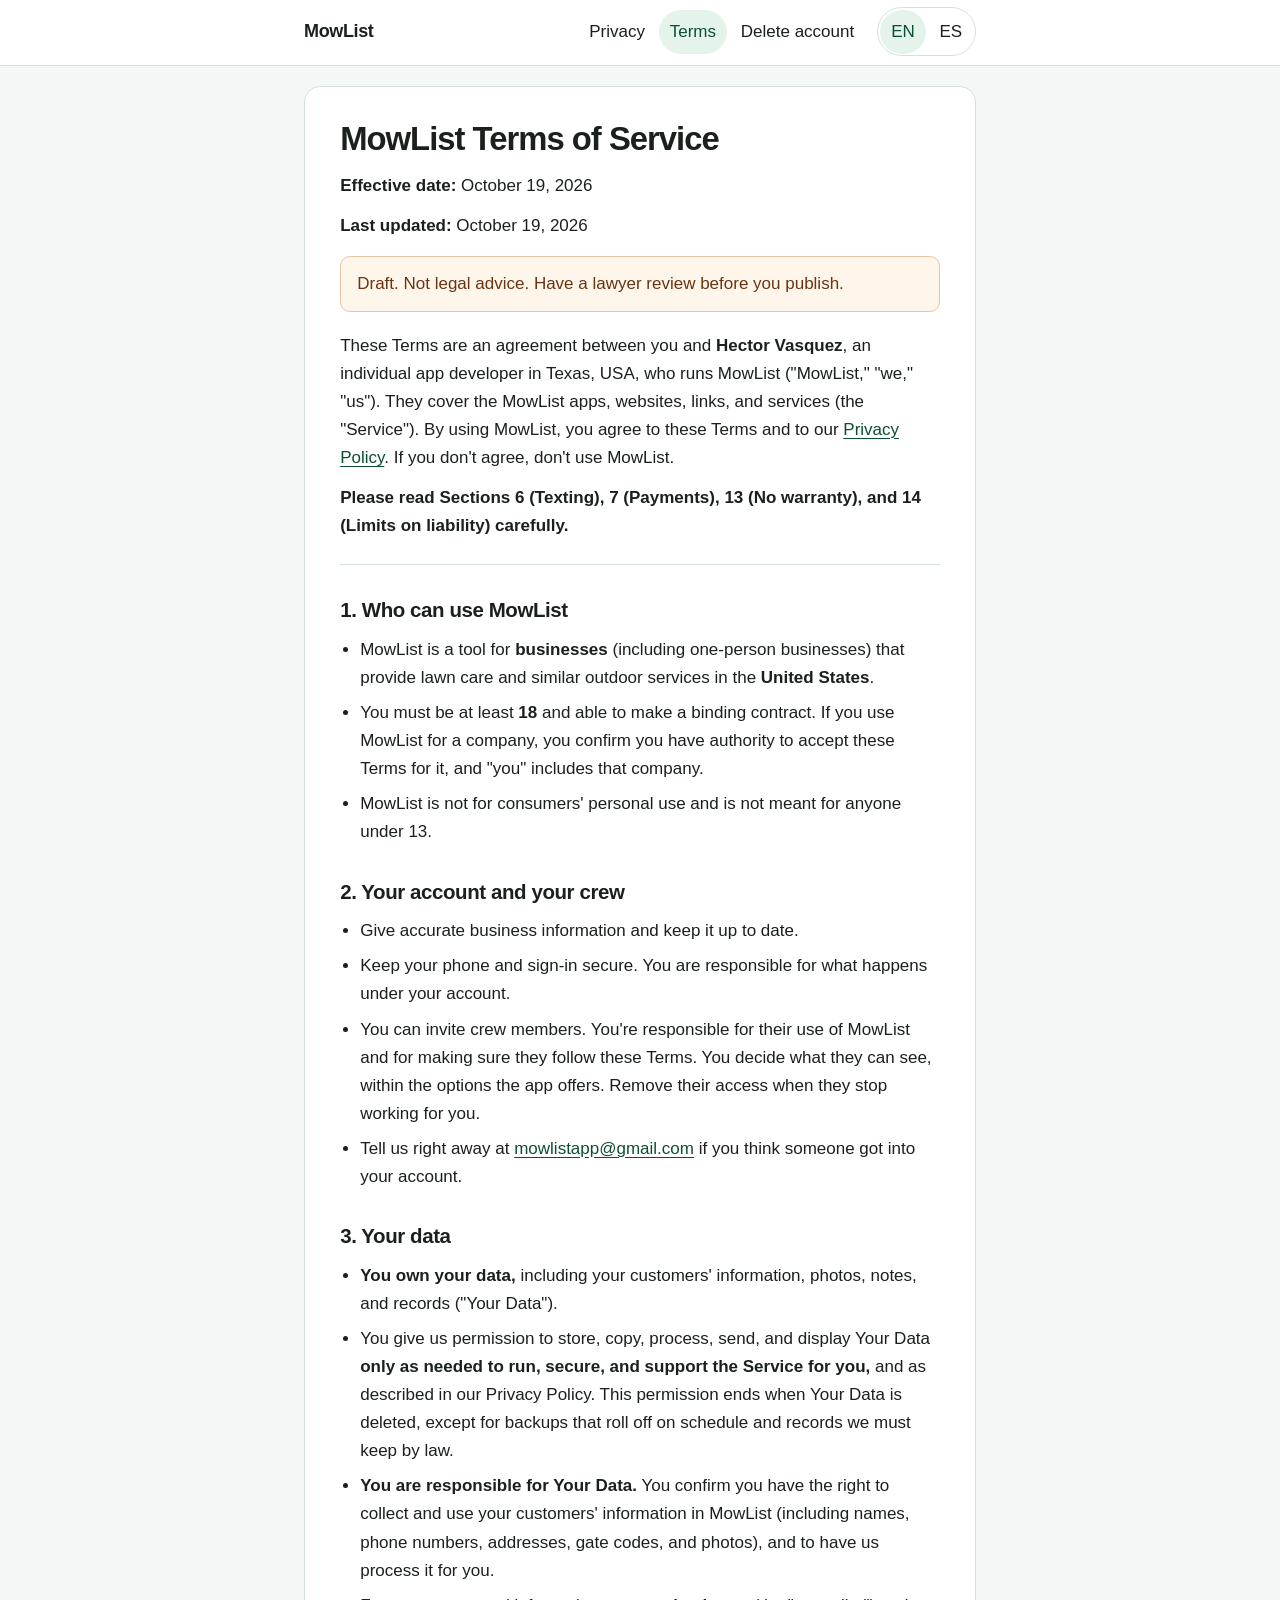
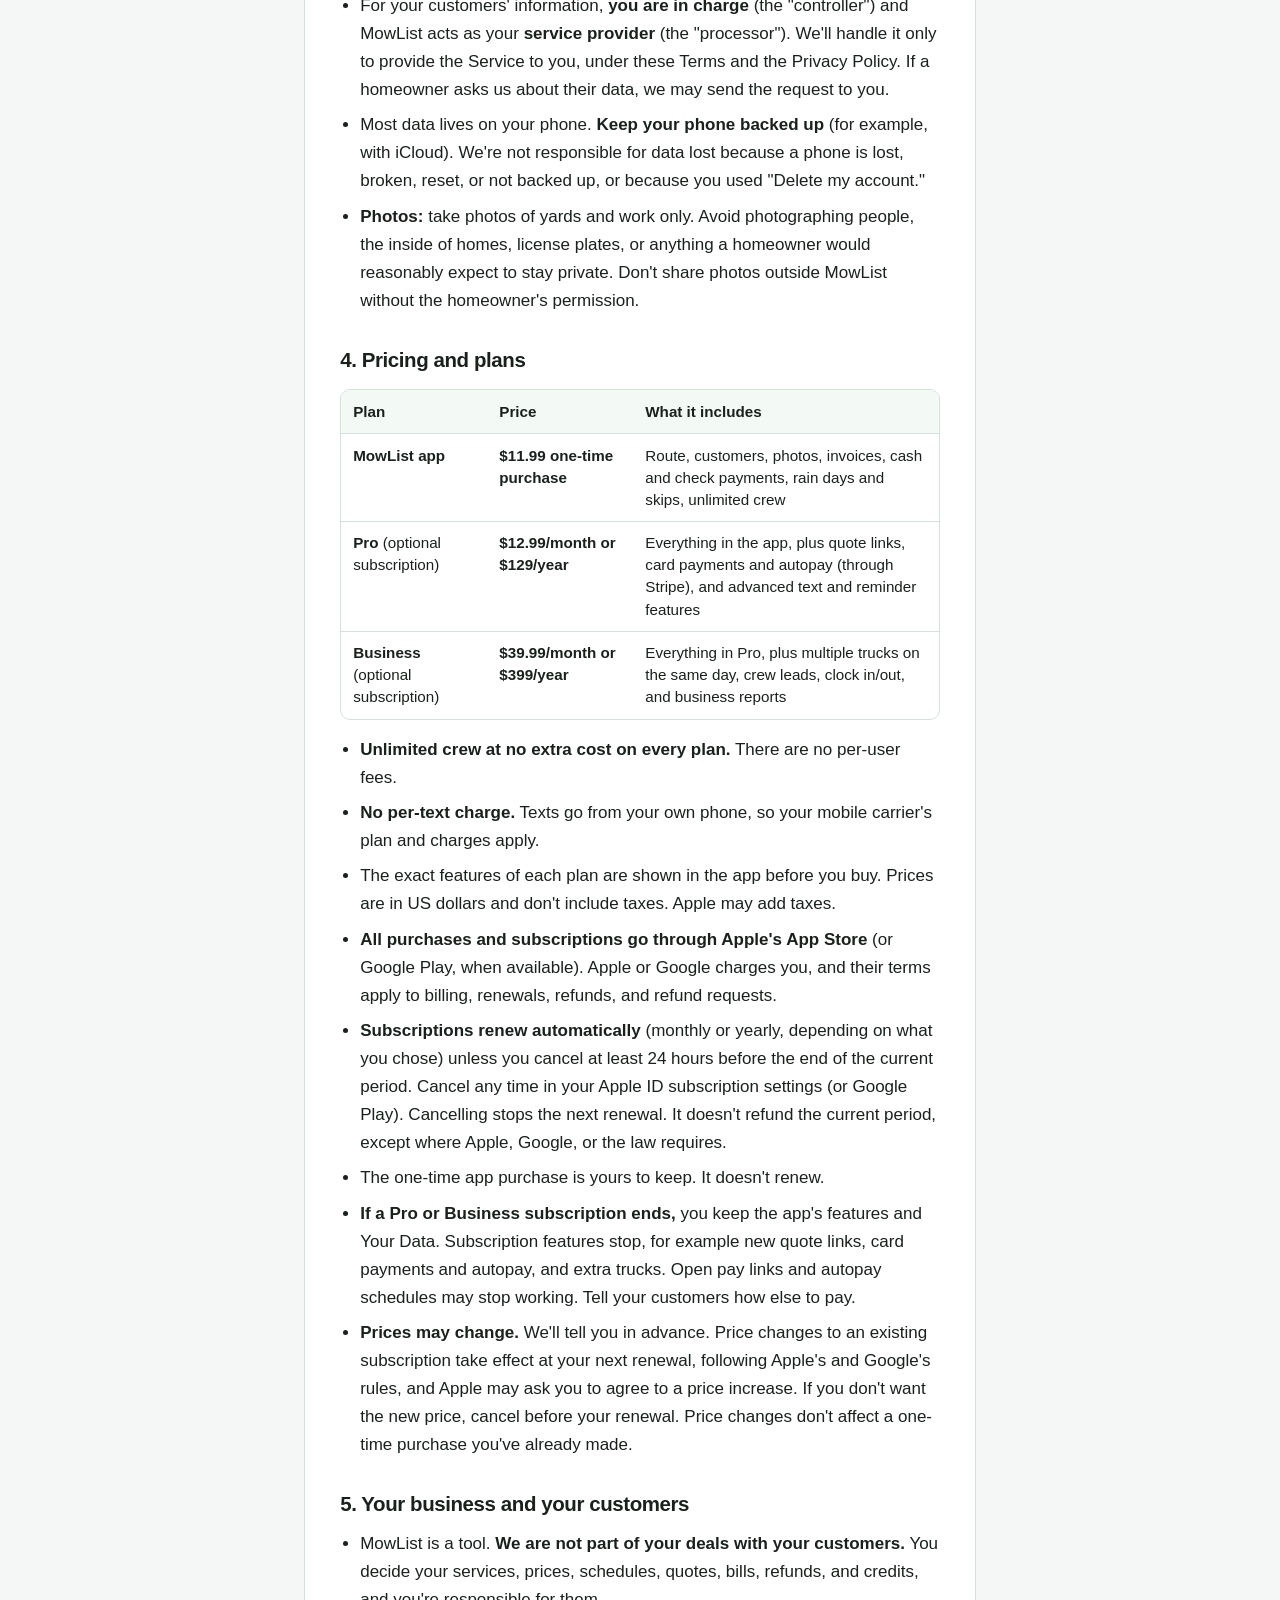
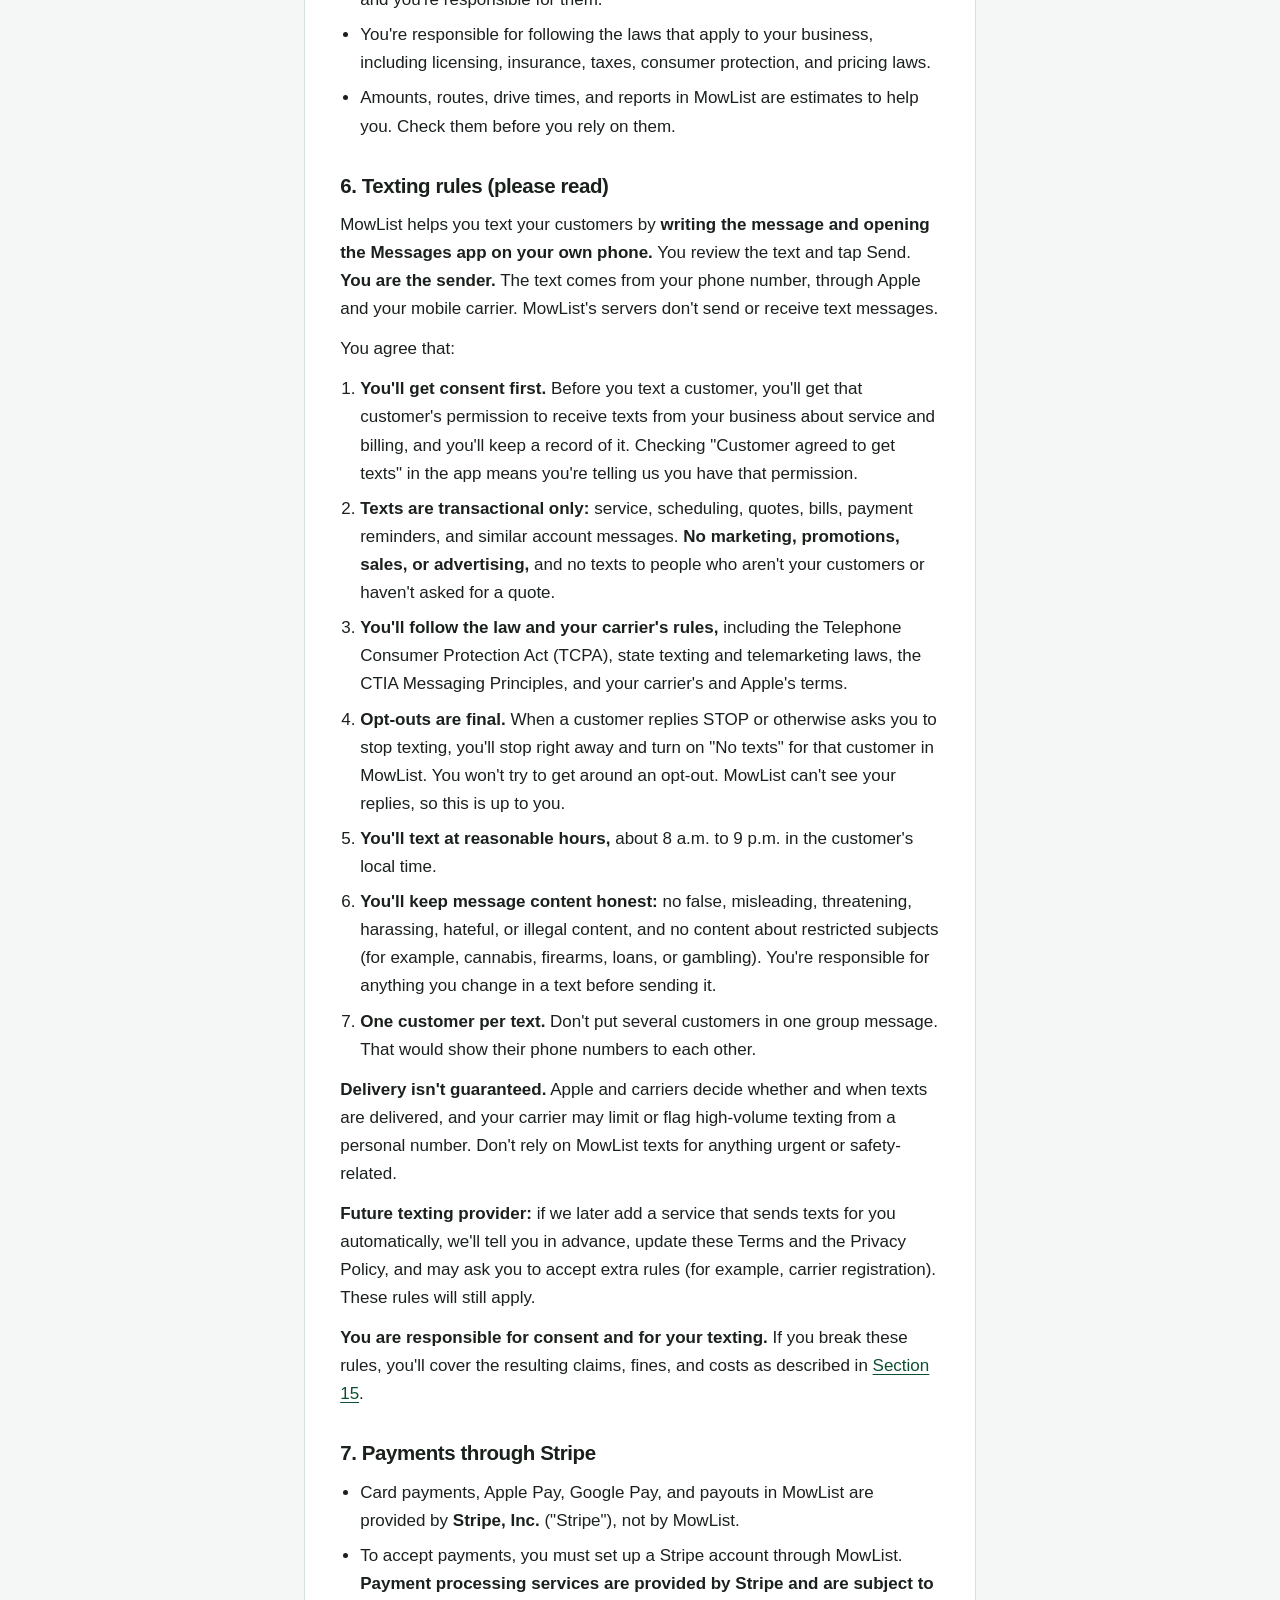
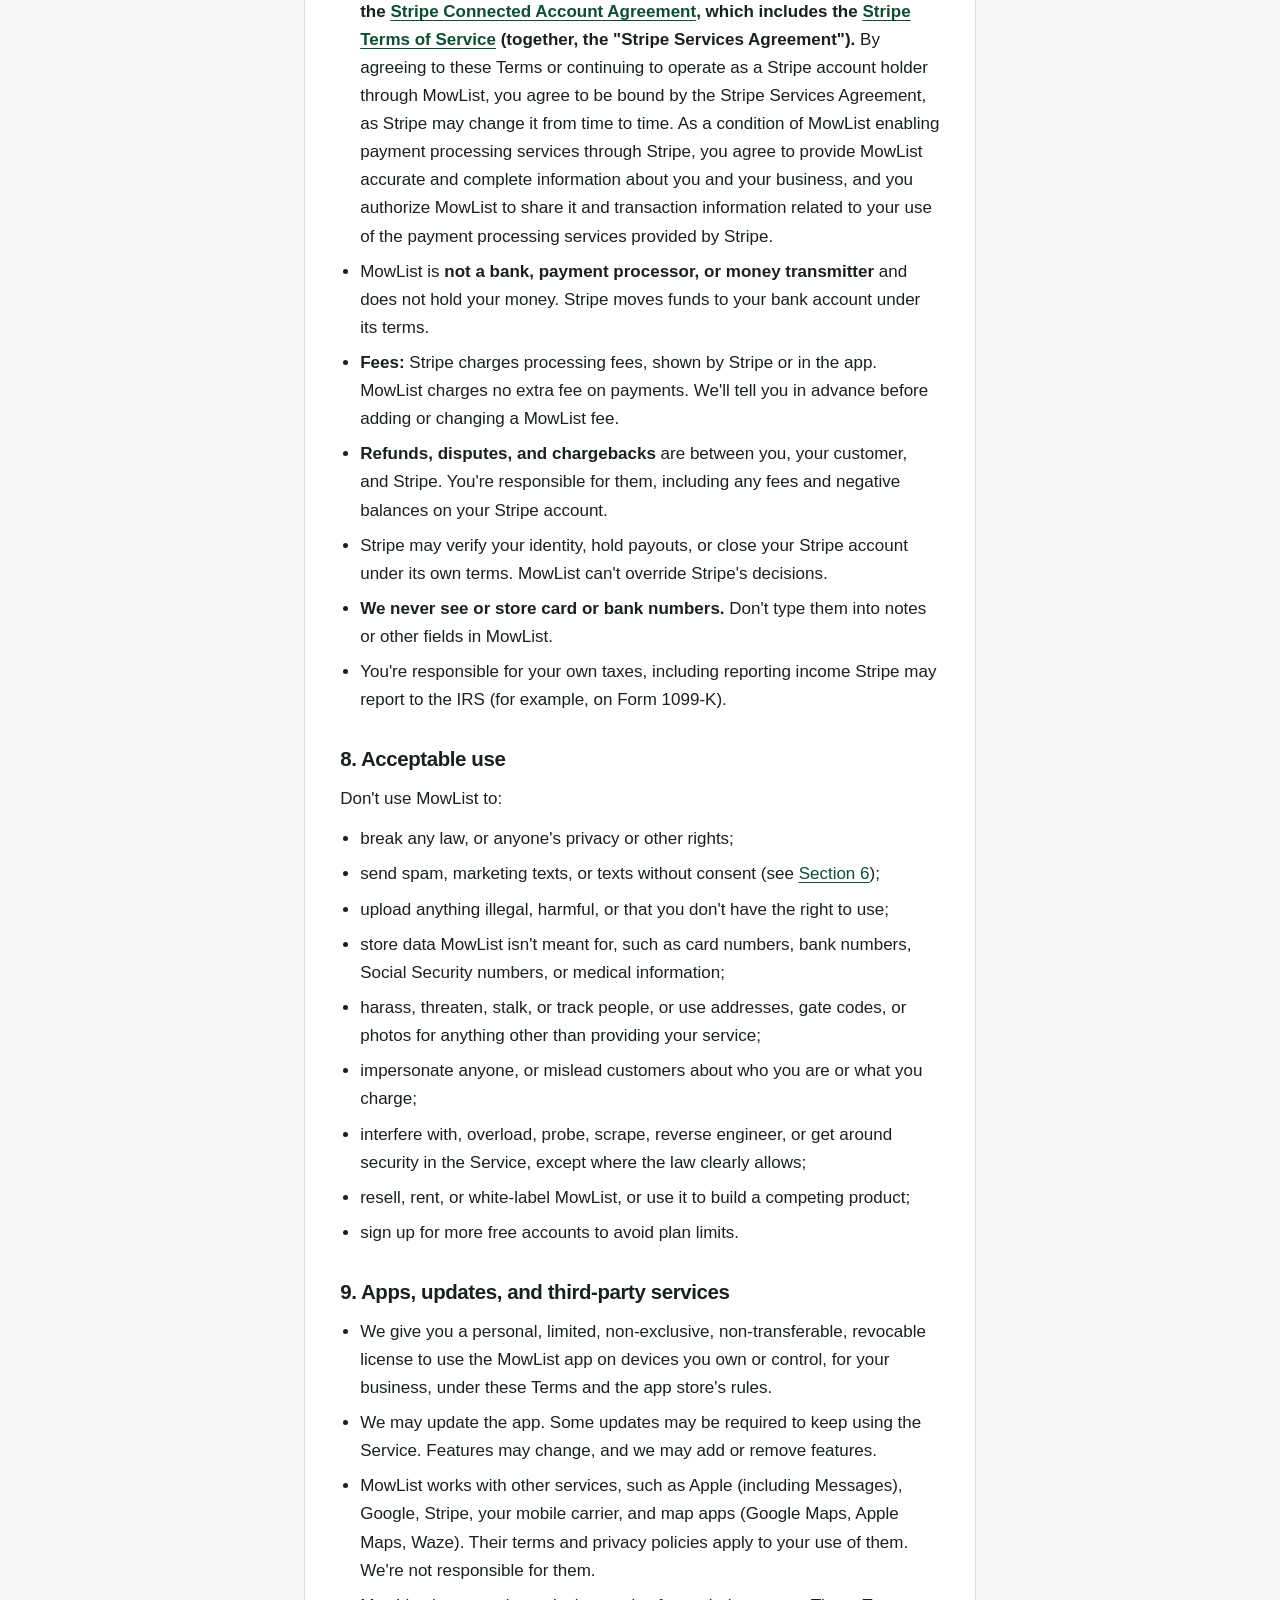
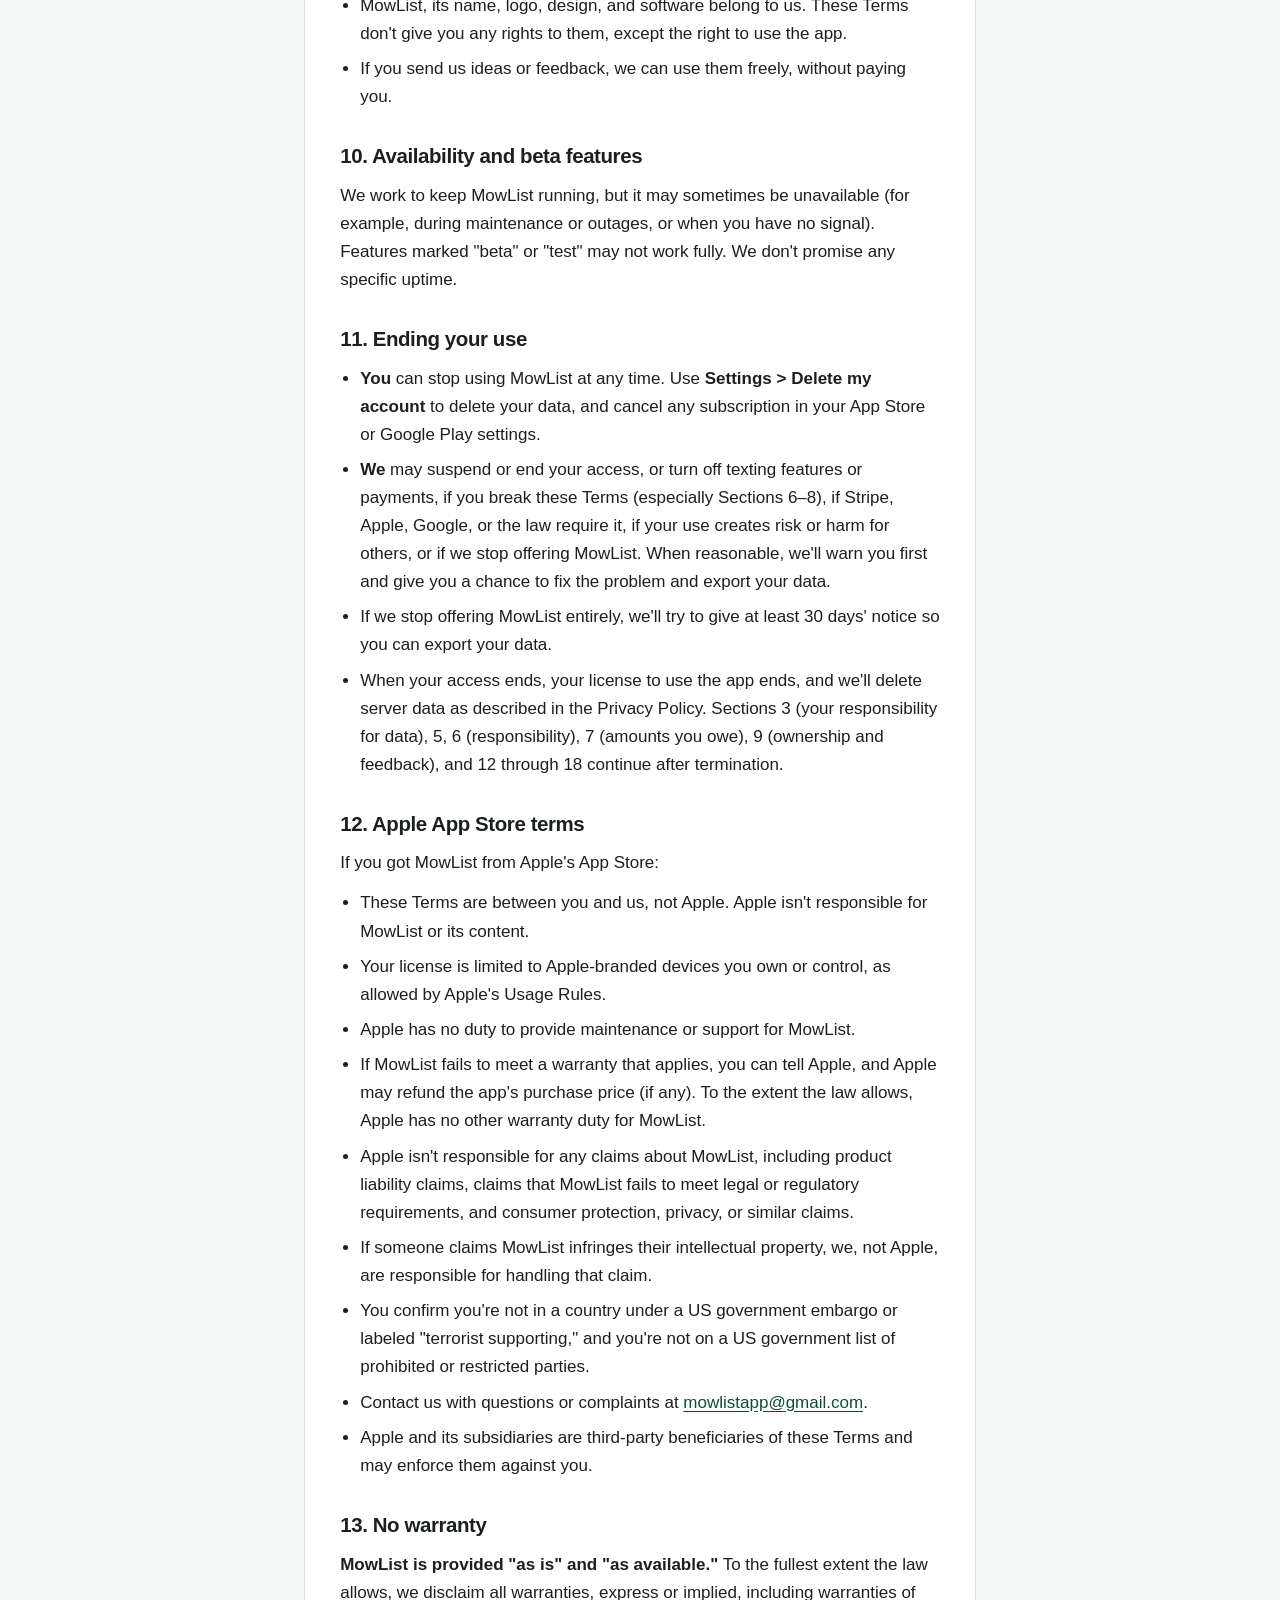
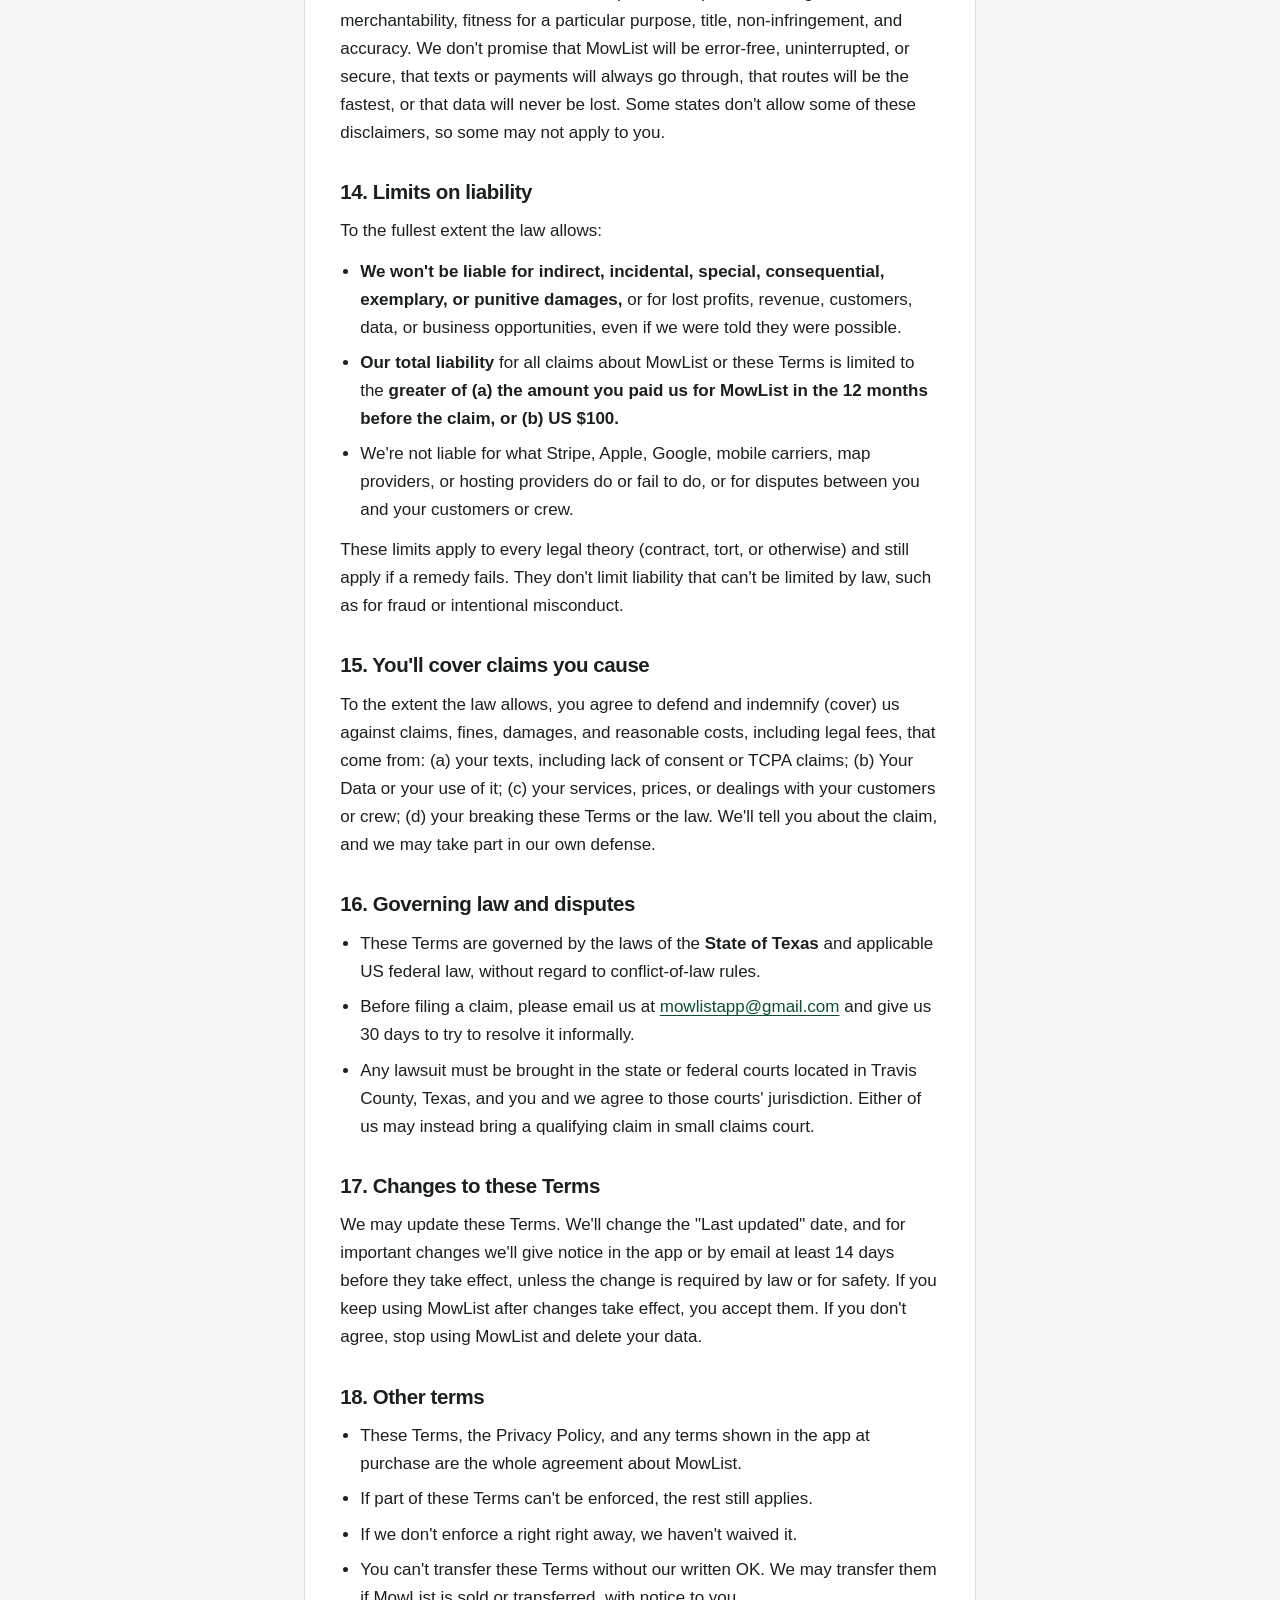
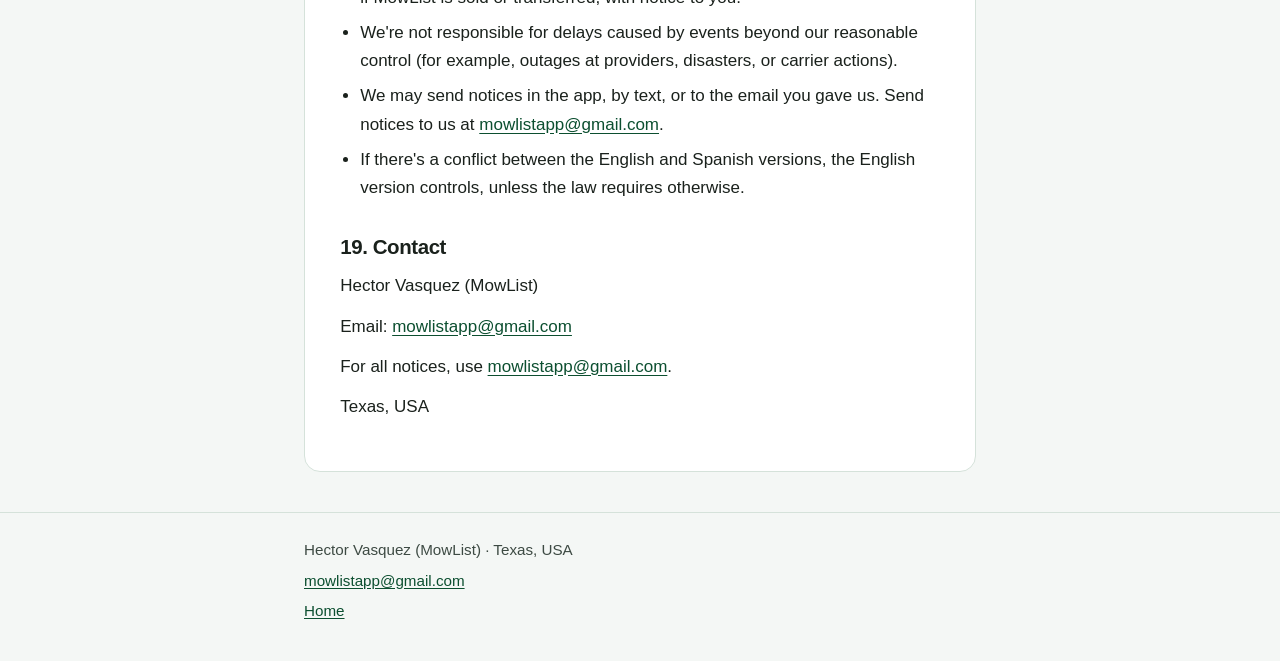
<file: terms.html>
<!DOCTYPE html>
<html lang="en">
<head>
  <meta charset="utf-8">
  <meta name="viewport" content="width=device-width, initial-scale=1">
  <meta name="color-scheme" content="light">
  <title>Terms of Service · MowList</title>
  <meta name="description" content="Terms of Service for the MowList app.">
  <link rel="canonical" href="https://donhector512.github.io/mowlist-legal/terms.html">
  <link rel="alternate" hreflang="en" href="https://donhector512.github.io/mowlist-legal/terms.html">
  <link rel="alternate" hreflang="es" href="https://donhector512.github.io/mowlist-legal/es/terms.html">
  <link rel="alternate" hreflang="x-default" href="https://donhector512.github.io/mowlist-legal/terms.html">
  <link rel="stylesheet" href="styles.css">
</head>
<body>
  <a class="skip" href="#content">Skip to content</a>
  <header class="site-header">
    <div class="wrap">
      <a class="brand" href="index.html">MowList</a>
      <nav class="site-nav" aria-label="Pages">
        <a href="privacy.html">Privacy</a>
        <a href="terms.html" aria-current="page">Terms</a>
        <a href="privacy.html#delete">Delete account</a>
      </nav>
      <nav class="lang" aria-label="Language">
        <a href="terms.html" lang="en" hreflang="en" aria-current="true">EN</a>
        <a href="es/terms.html" lang="es" hreflang="es">ES</a>
      </nav>
    </div>
  </header>
  <main id="content">
    <article class="paper wrap">
<h1>MowList Terms of Service</h1>
<p><strong>Effective date:</strong> October 19, 2026</p>
<p><strong>Last updated:</strong> October 19, 2026</p>
<aside class="draft" role="note">
<p>Draft. Not legal advice. Have a lawyer review before you publish.</p>
</aside>
<p>These Terms are an agreement between you and <strong>Hector Vasquez</strong>, an individual app developer in Texas, USA, who runs MowList ("MowList," "we," "us"). They cover the MowList apps, websites, links, and services (the "Service"). By using MowList, you agree to these Terms and to our <a href="privacy.html">Privacy Policy</a>. If you don't agree, don't use MowList.</p>
<p><strong>Please read Sections 6 (Texting), 7 (Payments), 13 (No warranty), and 14 (Limits on liability) carefully.</strong></p>
<hr>
<h2 id="s1">1. Who can use MowList</h2>
<ul>
  <li>MowList is a tool for <strong>businesses</strong> (including one-person businesses) that provide lawn care and similar outdoor services in the <strong>United States</strong>.</li>
  <li>You must be at least <strong>18</strong> and able to make a binding contract. If you use MowList for a company, you confirm you have authority to accept these Terms for it, and "you" includes that company.</li>
  <li>MowList is not for consumers' personal use and is not meant for anyone under 13.</li>
</ul>
<h2 id="s2">2. Your account and your crew</h2>
<ul>
  <li>Give accurate business information and keep it up to date.</li>
  <li>Keep your phone and sign-in secure. You are responsible for what happens under your account.</li>
  <li>You can invite crew members. You're responsible for their use of MowList and for making sure they follow these Terms. You decide what they can see, within the options the app offers. Remove their access when they stop working for you.</li>
  <li>Tell us right away at <a href="mailto:mowlistapp@gmail.com">mowlistapp@gmail.com</a> if you think someone got into your account.</li>
</ul>
<h2 id="s3">3. Your data</h2>
<ul>
  <li><strong>You own your data,</strong> including your customers' information, photos, notes, and records ("Your Data").</li>
  <li>You give us permission to store, copy, process, send, and display Your Data <strong>only as needed to run, secure, and support the Service for you,</strong> and as described in our Privacy Policy. This permission ends when Your Data is deleted, except for backups that roll off on schedule and records we must keep by law.</li>
  <li><strong>You are responsible for Your Data.</strong> You confirm you have the right to collect and use your customers' information in MowList (including names, phone numbers, addresses, gate codes, and photos), and to have us process it for you.</li>
  <li>For your customers' information, <strong>you are in charge</strong> (the "controller") and MowList acts as your <strong>service provider</strong> (the "processor"). We'll handle it only to provide the Service to you, under these Terms and the Privacy Policy. If a homeowner asks us about their data, we may send the request to you.</li>
  <li>Most data lives on your phone. <strong>Keep your phone backed up</strong> (for example, with iCloud). We're not responsible for data lost because a phone is lost, broken, reset, or not backed up, or because you used "Delete my account."</li>
  <li><strong>Photos:</strong> take photos of yards and work only. Avoid photographing people, the inside of homes, license plates, or anything a homeowner would reasonably expect to stay private. Don't share photos outside MowList without the homeowner's permission.</li>
</ul>
<h2 id="s4">4. Pricing and plans</h2>
<div class="table-wrap">
  <table>
    <thead><tr><th scope="col">Plan</th><th scope="col">Price</th><th scope="col">What it includes</th></tr></thead>
    <tbody>
    <tr><td><strong>MowList app</strong></td><td><strong>$11.99 one-time purchase</strong></td><td>Route, customers, photos, invoices, cash and check payments, rain days and skips, unlimited crew</td></tr>
    <tr><td><strong>Pro</strong> (optional subscription)</td><td><strong>$12.99/month or $129/year</strong></td><td>Everything in the app, plus quote links, card payments and autopay (through Stripe), and advanced text and reminder features</td></tr>
    <tr><td><strong>Business</strong> (optional subscription)</td><td><strong>$39.99/month or $399/year</strong></td><td>Everything in Pro, plus multiple trucks on the same day, crew leads, clock in/out, and business reports</td></tr>
    </tbody>
  </table>
</div>
<ul>
  <li><strong>Unlimited crew at no extra cost on every plan.</strong> There are no per-user fees.</li>
  <li><strong>No per-text charge.</strong> Texts go from your own phone, so your mobile carrier's plan and charges apply.</li>
  <li>The exact features of each plan are shown in the app before you buy. Prices are in US dollars and don't include taxes. Apple may add taxes.</li>
  <li><strong>All purchases and subscriptions go through Apple's App Store</strong> (or Google Play, when available). Apple or Google charges you, and their terms apply to billing, renewals, refunds, and refund requests.</li>
  <li><strong>Subscriptions renew automatically</strong> (monthly or yearly, depending on what you chose) unless you cancel at least 24 hours before the end of the current period. Cancel any time in your Apple ID subscription settings (or Google Play). Cancelling stops the next renewal. It doesn't refund the current period, except where Apple, Google, or the law requires.</li>
  <li>The one-time app purchase is yours to keep. It doesn't renew.</li>
  <li><strong>If a Pro or Business subscription ends,</strong> you keep the app's features and Your Data. Subscription features stop, for example new quote links, card payments and autopay, and extra trucks. Open pay links and autopay schedules may stop working. Tell your customers how else to pay.</li>
  <li><strong>Prices may change.</strong> We'll tell you in advance. Price changes to an existing subscription take effect at your next renewal, following Apple's and Google's rules, and Apple may ask you to agree to a price increase. If you don't want the new price, cancel before your renewal. Price changes don't affect a one-time purchase you've already made.</li>
</ul>
<h2 id="s5">5. Your business and your customers</h2>
<ul>
  <li>MowList is a tool. <strong>We are not part of your deals with your customers.</strong> You decide your services, prices, schedules, quotes, bills, refunds, and credits, and you're responsible for them.</li>
  <li>You're responsible for following the laws that apply to your business, including licensing, insurance, taxes, consumer protection, and pricing laws.</li>
  <li>Amounts, routes, drive times, and reports in MowList are estimates to help you. Check them before you rely on them.</li>
</ul>
<h2 id="s6">6. Texting rules (please read)</h2>
<p>MowList helps you text your customers by <strong>writing the message and opening the Messages app on your own phone.</strong> You review the text and tap Send. <strong>You are the sender.</strong> The text comes from your phone number, through Apple and your mobile carrier. MowList's servers don't send or receive text messages.</p>
<p>You agree that:</p>
<ol>
  <li><strong>You'll get consent first.</strong> Before you text a customer, you'll get that customer's permission to receive texts from your business about service and billing, and you'll keep a record of it. Checking "Customer agreed to get texts" in the app means you're telling us you have that permission.</li>
  <li><strong>Texts are transactional only:</strong> service, scheduling, quotes, bills, payment reminders, and similar account messages. <strong>No marketing, promotions, sales, or advertising,</strong> and no texts to people who aren't your customers or haven't asked for a quote.</li>
  <li><strong>You'll follow the law and your carrier's rules,</strong> including the Telephone Consumer Protection Act (TCPA), state texting and telemarketing laws, the CTIA Messaging Principles, and your carrier's and Apple's terms.</li>
  <li><strong>Opt-outs are final.</strong> When a customer replies STOP or otherwise asks you to stop texting, you'll stop right away and turn on "No texts" for that customer in MowList. You won't try to get around an opt-out. MowList can't see your replies, so this is up to you.</li>
  <li><strong>You'll text at reasonable hours,</strong> about 8 a.m. to 9 p.m. in the customer's local time.</li>
  <li><strong>You'll keep message content honest:</strong> no false, misleading, threatening, harassing, hateful, or illegal content, and no content about restricted subjects (for example, cannabis, firearms, loans, or gambling). You're responsible for anything you change in a text before sending it.</li>
  <li><strong>One customer per text.</strong> Don't put several customers in one group message. That would show their phone numbers to each other.</li>
</ol>
<p><strong>Delivery isn't guaranteed.</strong> Apple and carriers decide whether and when texts are delivered, and your carrier may limit or flag high-volume texting from a personal number. Don't rely on MowList texts for anything urgent or safety-related.</p>
<p><strong>Future texting provider:</strong> if we later add a service that sends texts for you automatically, we'll tell you in advance, update these Terms and the Privacy Policy, and may ask you to accept extra rules (for example, carrier registration). These rules will still apply.</p>
<p><strong>You are responsible for consent and for your texting.</strong> If you break these rules, you'll cover the resulting claims, fines, and costs as described in <a href="#s15">Section 15</a>.</p>
<h2 id="s7">7. Payments through Stripe</h2>
<ul>
  <li>Card payments, Apple Pay, Google Pay, and payouts in MowList are provided by <strong>Stripe, Inc.</strong> ("Stripe"), not by MowList.</li>
  <li>To accept payments, you must set up a Stripe account through MowList. <strong>Payment processing services are provided by Stripe and are subject to the <a href="https://stripe.com/connect-account/legal">Stripe Connected Account Agreement</a>, which includes the <a href="https://stripe.com/legal">Stripe Terms of Service</a> (together, the "Stripe Services Agreement").</strong> By agreeing to these Terms or continuing to operate as a Stripe account holder through MowList, you agree to be bound by the Stripe Services Agreement, as Stripe may change it from time to time. As a condition of MowList enabling payment processing services through Stripe, you agree to provide MowList accurate and complete information about you and your business, and you authorize MowList to share it and transaction information related to your use of the payment processing services provided by Stripe.</li>
  <li>MowList is <strong>not a bank, payment processor, or money transmitter</strong> and does not hold your money. Stripe moves funds to your bank account under its terms.</li>
  <li><strong>Fees:</strong> Stripe charges processing fees, shown by Stripe or in the app. MowList charges no extra fee on payments. We'll tell you in advance before adding or changing a MowList fee.</li>
  <li><strong>Refunds, disputes, and chargebacks</strong> are between you, your customer, and Stripe. You're responsible for them, including any fees and negative balances on your Stripe account.</li>
  <li>Stripe may verify your identity, hold payouts, or close your Stripe account under its own terms. MowList can't override Stripe's decisions.</li>
  <li><strong>We never see or store card or bank numbers.</strong> Don't type them into notes or other fields in MowList.</li>
  <li>You're responsible for your own taxes, including reporting income Stripe may report to the IRS (for example, on Form 1099-K).</li>
</ul>
<h2 id="s8">8. Acceptable use</h2>
<p>Don't use MowList to:</p>
<ul>
  <li>break any law, or anyone's privacy or other rights;</li>
  <li>send spam, marketing texts, or texts without consent (see <a href="#s6">Section 6</a>);</li>
  <li>upload anything illegal, harmful, or that you don't have the right to use;</li>
  <li>store data MowList isn't meant for, such as card numbers, bank numbers, Social Security numbers, or medical information;</li>
  <li>harass, threaten, stalk, or track people, or use addresses, gate codes, or photos for anything other than providing your service;</li>
  <li>impersonate anyone, or mislead customers about who you are or what you charge;</li>
  <li>interfere with, overload, probe, scrape, reverse engineer, or get around security in the Service, except where the law clearly allows;</li>
  <li>resell, rent, or white-label MowList, or use it to build a competing product;</li>
  <li>sign up for more free accounts to avoid plan limits.</li>
</ul>
<h2 id="s9">9. Apps, updates, and third-party services</h2>
<ul>
  <li>We give you a personal, limited, non-exclusive, non-transferable, revocable license to use the MowList app on devices you own or control, for your business, under these Terms and the app store's rules.</li>
  <li>We may update the app. Some updates may be required to keep using the Service. Features may change, and we may add or remove features.</li>
  <li>MowList works with other services, such as Apple (including Messages), Google, Stripe, your mobile carrier, and map apps (Google Maps, Apple Maps, Waze). Their terms and privacy policies apply to your use of them. We're not responsible for them.</li>
  <li>MowList, its name, logo, design, and software belong to us. These Terms don't give you any rights to them, except the right to use the app.</li>
  <li>If you send us ideas or feedback, we can use them freely, without paying you.</li>
</ul>
<h2 id="s10">10. Availability and beta features</h2>
<p>We work to keep MowList running, but it may sometimes be unavailable (for example, during maintenance or outages, or when you have no signal). Features marked "beta" or "test" may not work fully. We don't promise any specific uptime.</p>
<h2 id="s11">11. Ending your use</h2>
<ul>
  <li><strong>You</strong> can stop using MowList at any time. Use <strong>Settings &gt; Delete my account</strong> to delete your data, and cancel any subscription in your App Store or Google Play settings.</li>
  <li><strong>We</strong> may suspend or end your access, or turn off texting features or payments, if you break these Terms (especially Sections 6–8), if Stripe, Apple, Google, or the law require it, if your use creates risk or harm for others, or if we stop offering MowList. When reasonable, we'll warn you first and give you a chance to fix the problem and export your data.</li>
  <li>If we stop offering MowList entirely, we'll try to give at least 30 days' notice so you can export your data.</li>
  <li>When your access ends, your license to use the app ends, and we'll delete server data as described in the Privacy Policy. Sections 3 (your responsibility for data), 5, 6 (responsibility), 7 (amounts you owe), 9 (ownership and feedback), and 12 through 18 continue after termination.</li>
</ul>
<h2 id="s12">12. Apple App Store terms</h2>
<p>If you got MowList from Apple's App Store:</p>
<ul>
  <li>These Terms are between you and us, not Apple. Apple isn't responsible for MowList or its content.</li>
  <li>Your license is limited to Apple-branded devices you own or control, as allowed by Apple's Usage Rules.</li>
  <li>Apple has no duty to provide maintenance or support for MowList.</li>
  <li>If MowList fails to meet a warranty that applies, you can tell Apple, and Apple may refund the app's purchase price (if any). To the extent the law allows, Apple has no other warranty duty for MowList.</li>
  <li>Apple isn't responsible for any claims about MowList, including product liability claims, claims that MowList fails to meet legal or regulatory requirements, and consumer protection, privacy, or similar claims.</li>
  <li>If someone claims MowList infringes their intellectual property, we, not Apple, are responsible for handling that claim.</li>
  <li>You confirm you're not in a country under a US government embargo or labeled "terrorist supporting," and you're not on a US government list of prohibited or restricted parties.</li>
  <li>Contact us with questions or complaints at <a href="mailto:mowlistapp@gmail.com">mowlistapp@gmail.com</a>.</li>
  <li>Apple and its subsidiaries are third-party beneficiaries of these Terms and may enforce them against you.</li>
</ul>
<h2 id="s13">13. No warranty</h2>
<p><strong>MowList is provided "as is" and "as available."</strong> To the fullest extent the law allows, we disclaim all warranties, express or implied, including warranties of merchantability, fitness for a particular purpose, title, non-infringement, and accuracy. We don't promise that MowList will be error-free, uninterrupted, or secure, that texts or payments will always go through, that routes will be the fastest, or that data will never be lost. Some states don't allow some of these disclaimers, so some may not apply to you.</p>
<h2 id="s14">14. Limits on liability</h2>
<p>To the fullest extent the law allows:</p>
<ul>
  <li><strong>We won't be liable for indirect, incidental, special, consequential, exemplary, or punitive damages,</strong> or for lost profits, revenue, customers, data, or business opportunities, even if we were told they were possible.</li>
  <li><strong>Our total liability</strong> for all claims about MowList or these Terms is limited to the <strong>greater of (a) the amount you paid us for MowList in the 12 months before the claim, or (b) US $100.</strong></li>
  <li>We're not liable for what Stripe, Apple, Google, mobile carriers, map providers, or hosting providers do or fail to do, or for disputes between you and your customers or crew.</li>
</ul>
<p>These limits apply to every legal theory (contract, tort, or otherwise) and still apply if a remedy fails. They don't limit liability that can't be limited by law, such as for fraud or intentional misconduct.</p>
<h2 id="s15">15. You'll cover claims you cause</h2>
<p>To the extent the law allows, you agree to defend and indemnify (cover) us against claims, fines, damages, and reasonable costs, including legal fees, that come from: (a) your texts, including lack of consent or TCPA claims; (b) Your Data or your use of it; (c) your services, prices, or dealings with your customers or crew; (d) your breaking these Terms or the law. We'll tell you about the claim, and we may take part in our own defense.</p>
<h2 id="s16">16. Governing law and disputes</h2>
<ul>
  <li>These Terms are governed by the laws of the <strong>State of Texas</strong> and applicable US federal law, without regard to conflict-of-law rules.</li>
  <li>Before filing a claim, please email us at <a href="mailto:mowlistapp@gmail.com">mowlistapp@gmail.com</a> and give us 30 days to try to resolve it informally.</li>
  <li>Any lawsuit must be brought in the state or federal courts located in Travis County, Texas, and you and we agree to those courts' jurisdiction. Either of us may instead bring a qualifying claim in small claims court.</li>
</ul>
<h2 id="s17">17. Changes to these Terms</h2>
<p>We may update these Terms. We'll change the "Last updated" date, and for important changes we'll give notice in the app or by email at least 14 days before they take effect, unless the change is required by law or for safety. If you keep using MowList after changes take effect, you accept them. If you don't agree, stop using MowList and delete your data.</p>
<h2 id="s18">18. Other terms</h2>
<ul>
  <li>These Terms, the Privacy Policy, and any terms shown in the app at purchase are the whole agreement about MowList.</li>
  <li>If part of these Terms can't be enforced, the rest still applies.</li>
  <li>If we don't enforce a right right away, we haven't waived it.</li>
  <li>You can't transfer these Terms without our written OK. We may transfer them if MowList is sold or transferred, with notice to you.</li>
  <li>We're not responsible for delays caused by events beyond our reasonable control (for example, outages at providers, disasters, or carrier actions).</li>
  <li>We may send notices in the app, by text, or to the email you gave us. Send notices to us at <a href="mailto:mowlistapp@gmail.com">mowlistapp@gmail.com</a>.</li>
  <li>If there's a conflict between the English and Spanish versions, the English version controls, unless the law requires otherwise.</li>
</ul>
<h2 id="s19">19. Contact</h2>
<p>Hector Vasquez (MowList)</p>
<p>Email: <a href="mailto:mowlistapp@gmail.com">mowlistapp@gmail.com</a></p>
<p>For all notices, use <a href="mailto:mowlistapp@gmail.com">mowlistapp@gmail.com</a>.</p>
<p>Texas, USA</p>
    </article>
  </main>
  <footer>
    <div class="wrap">
      <p>Hector Vasquez (MowList) · Texas, USA</p>
      <p><a href="mailto:mowlistapp@gmail.com">mowlistapp@gmail.com</a></p>
      <p><a href="index.html">Home</a></p>
    </div>
  </footer>
</body>
</html>
</file>
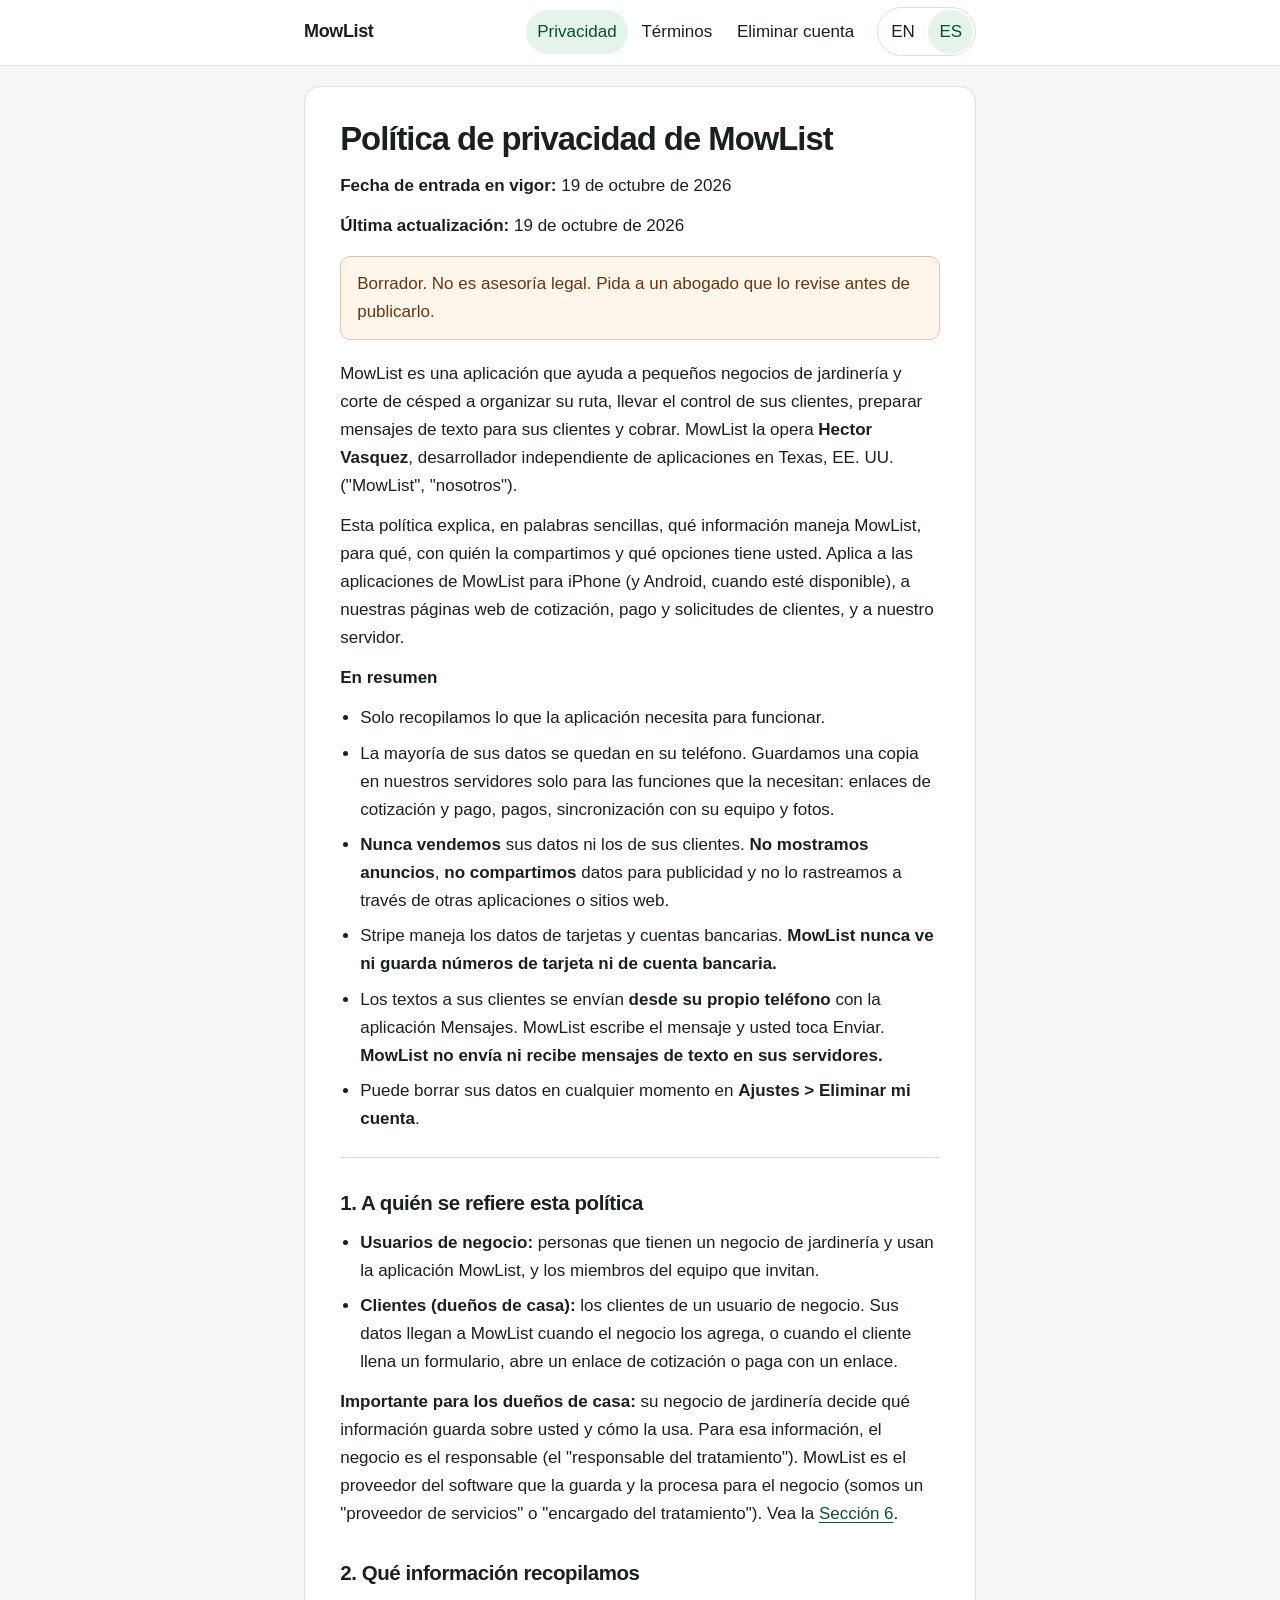
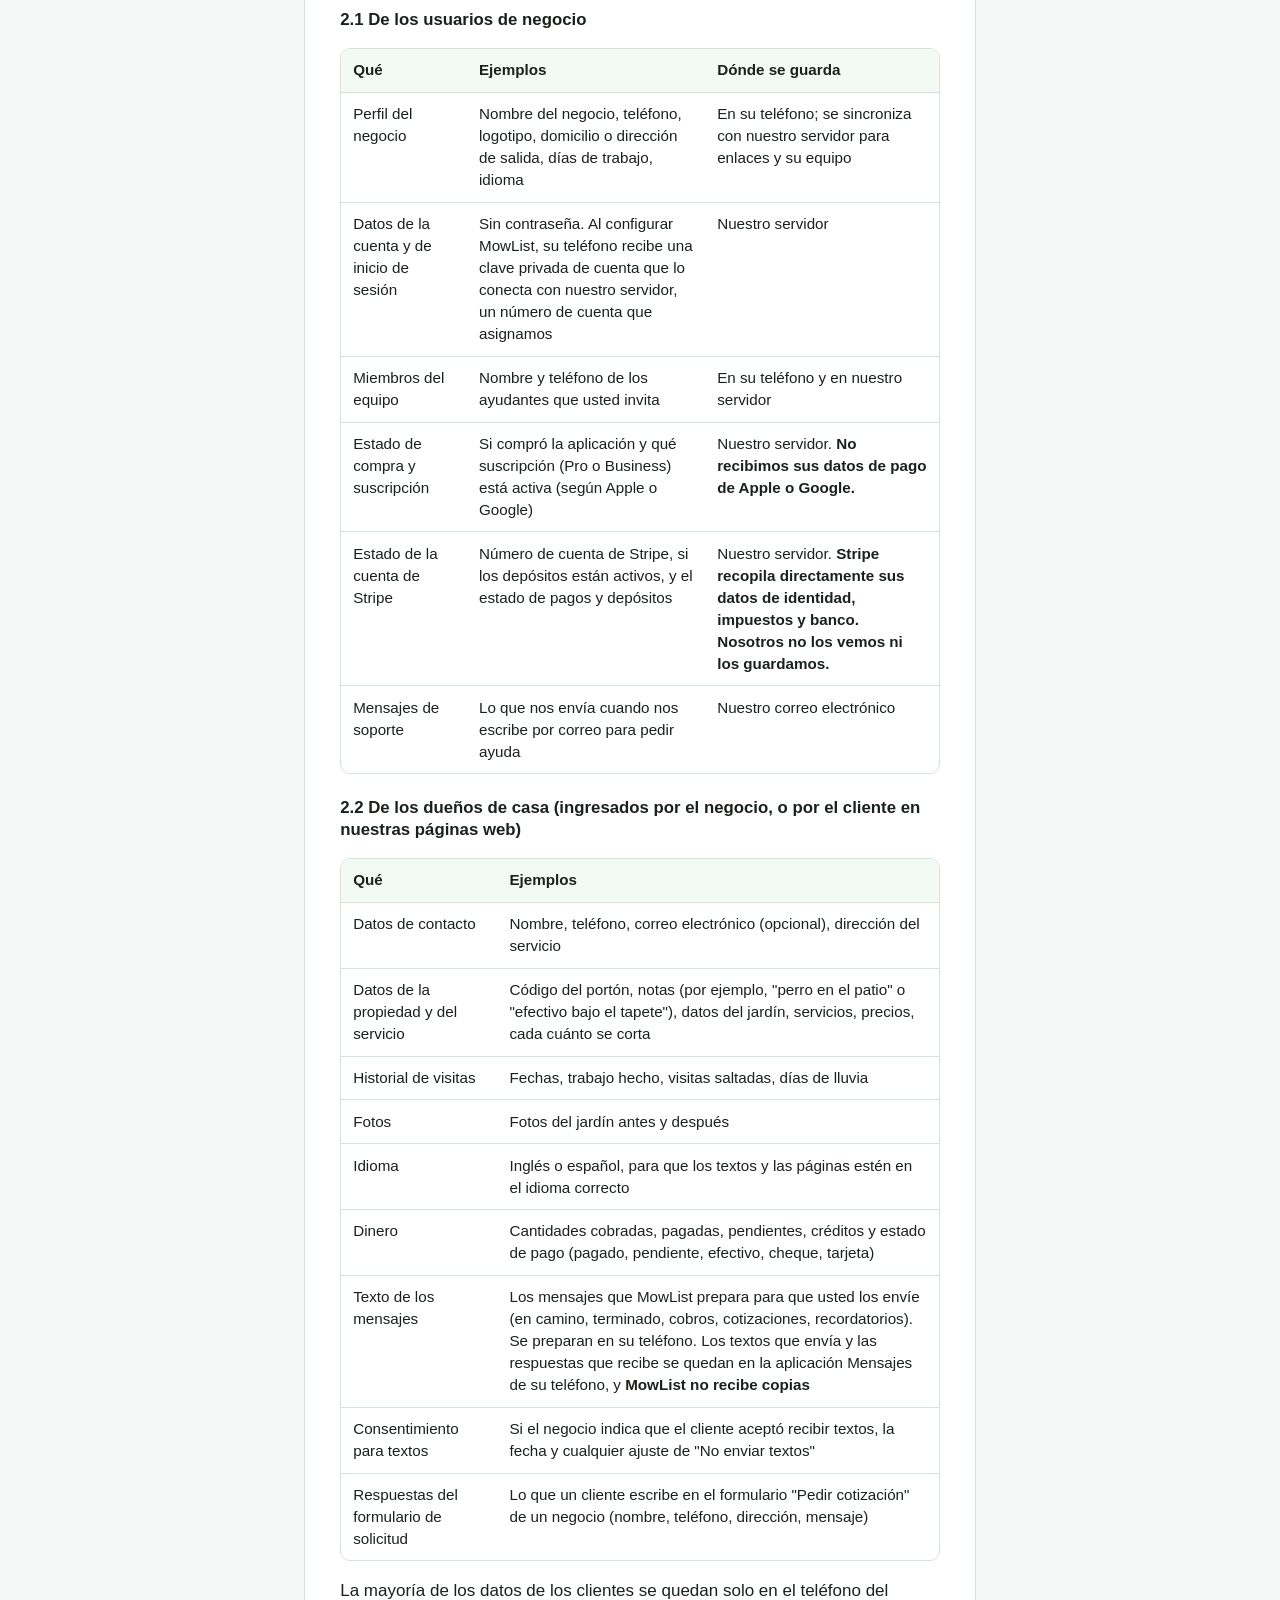
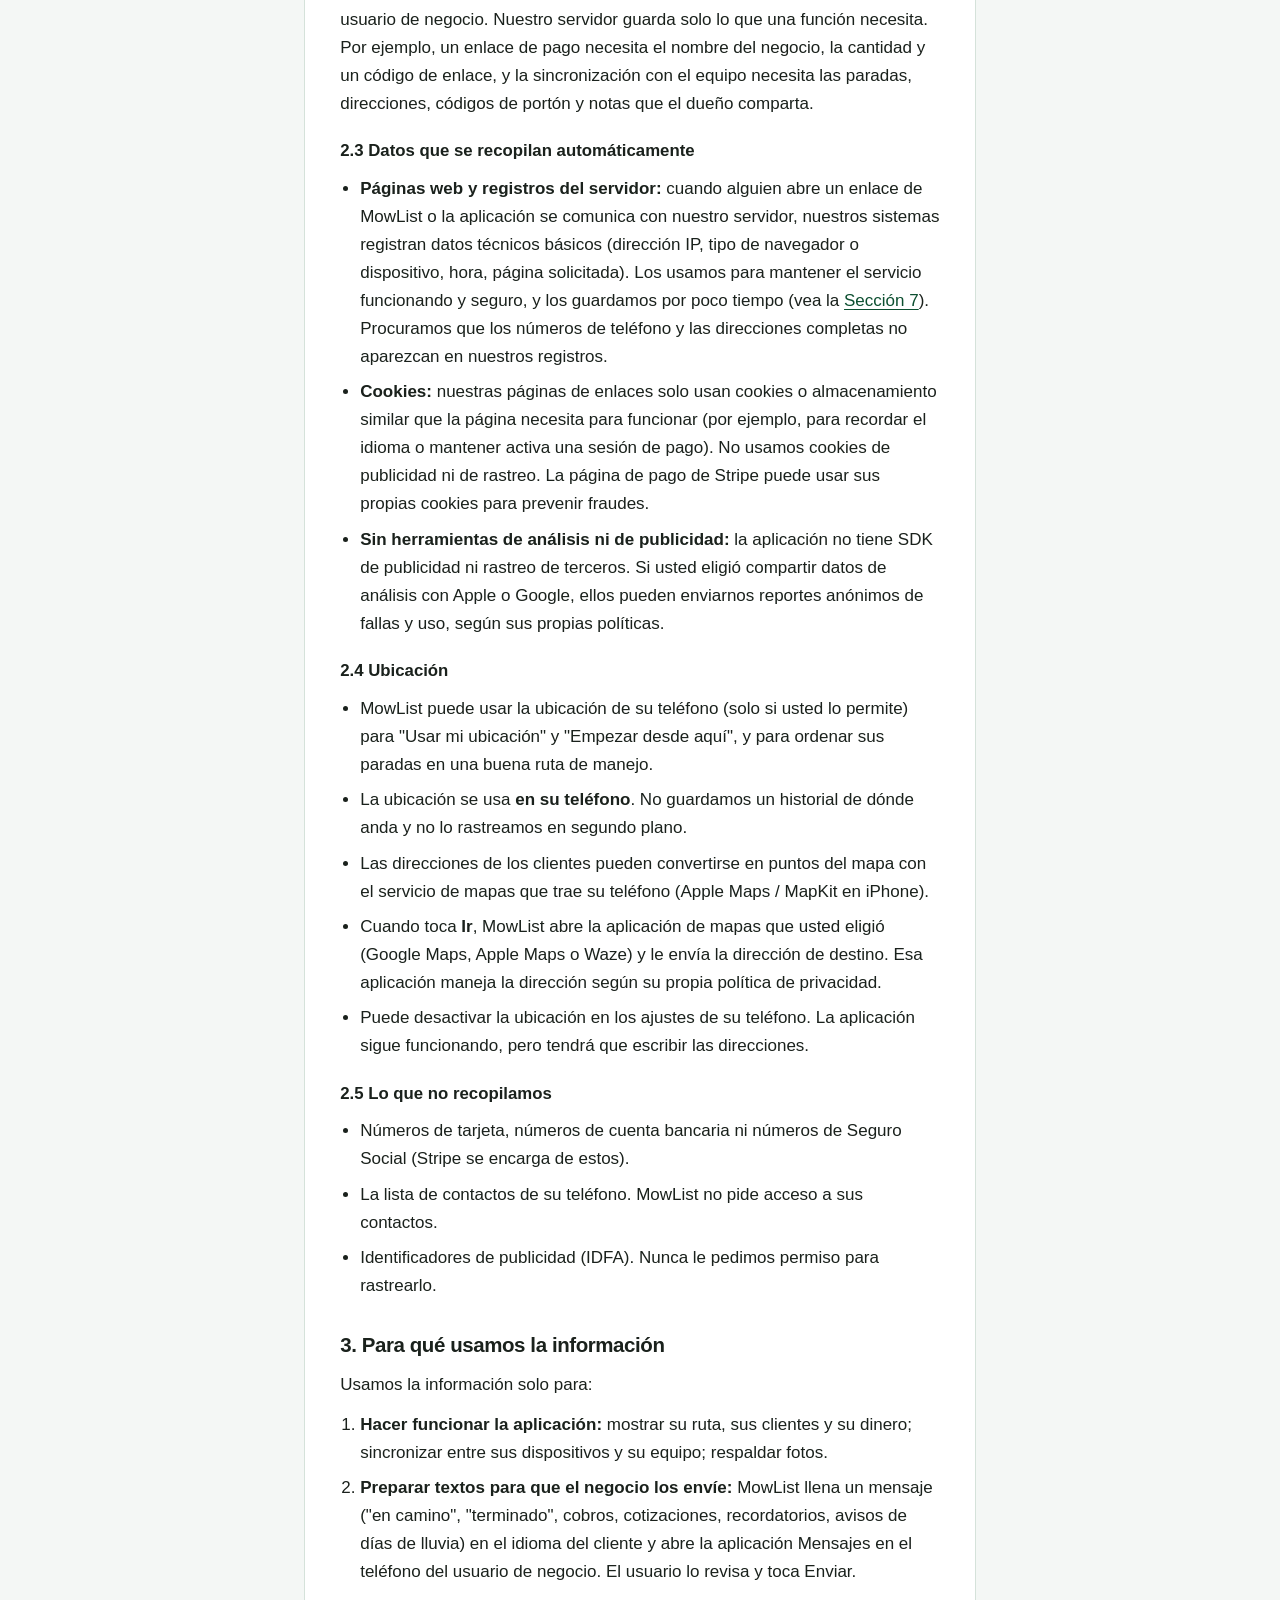
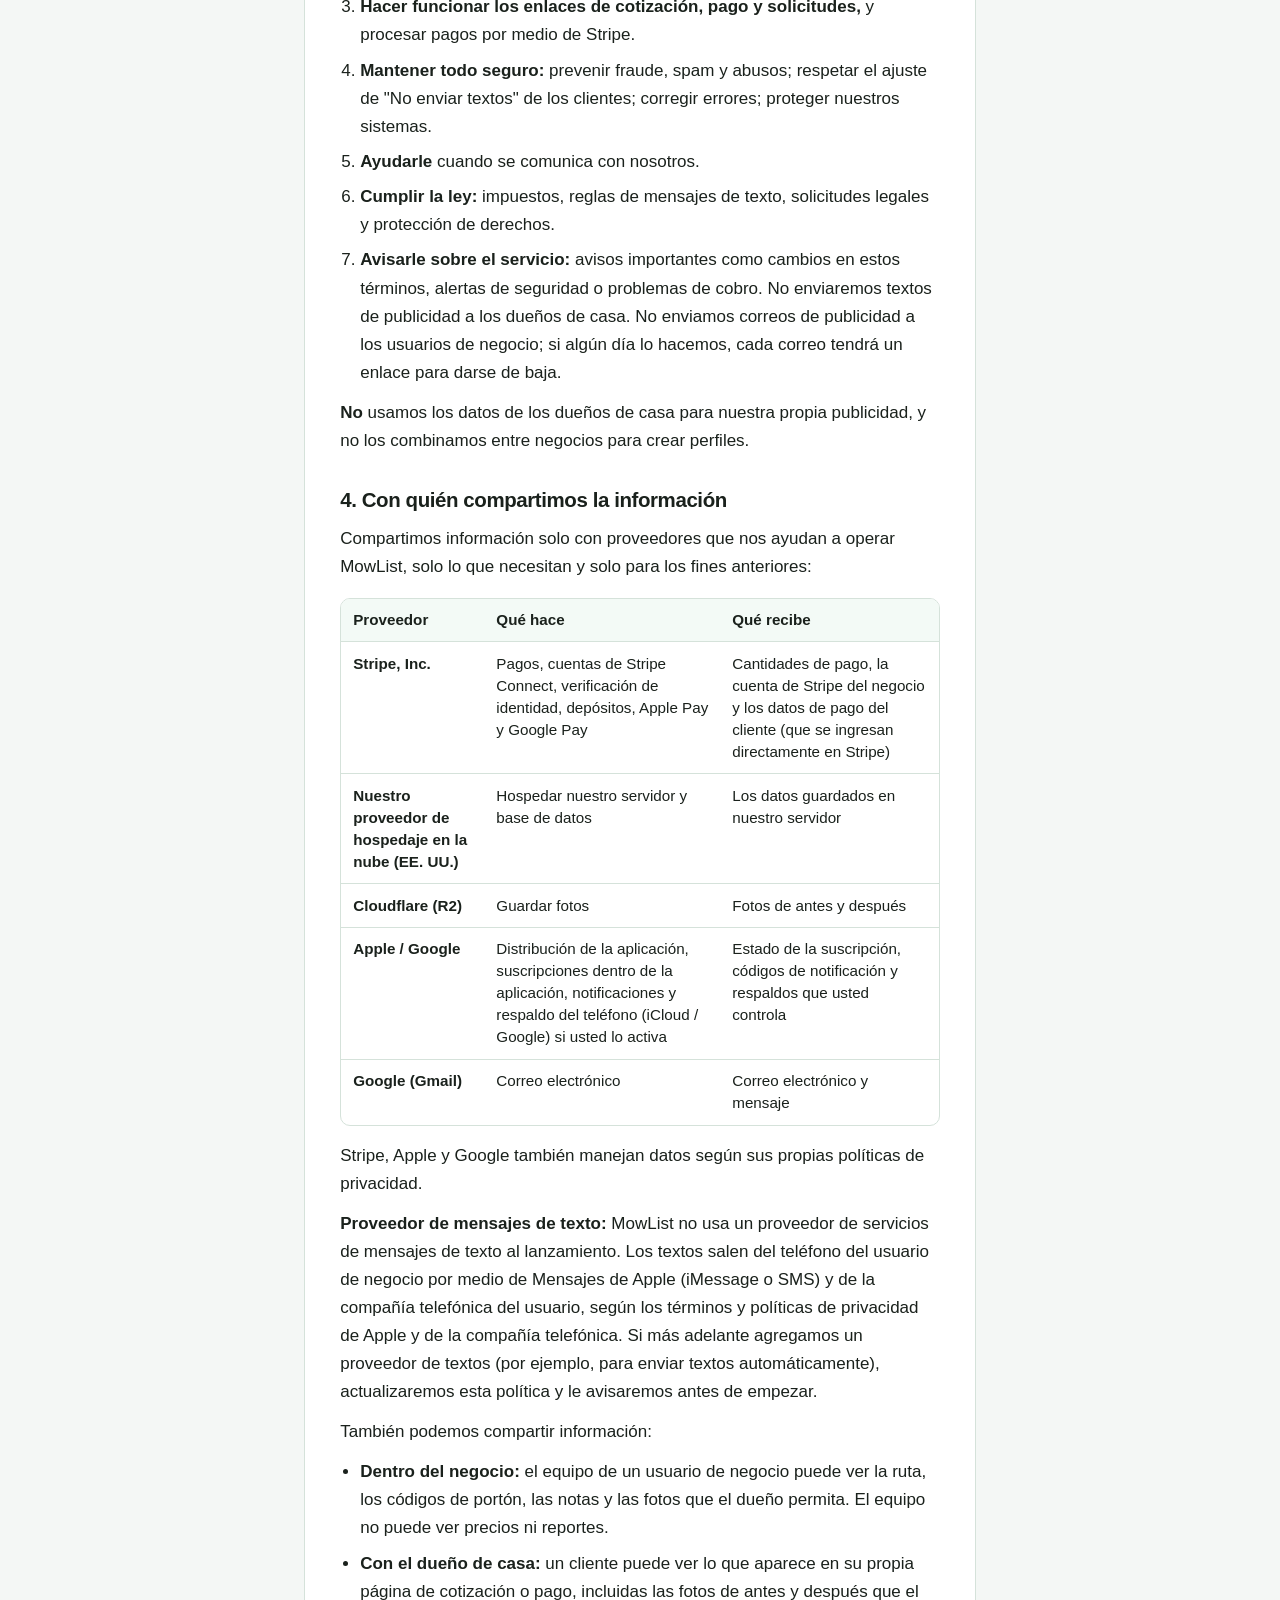
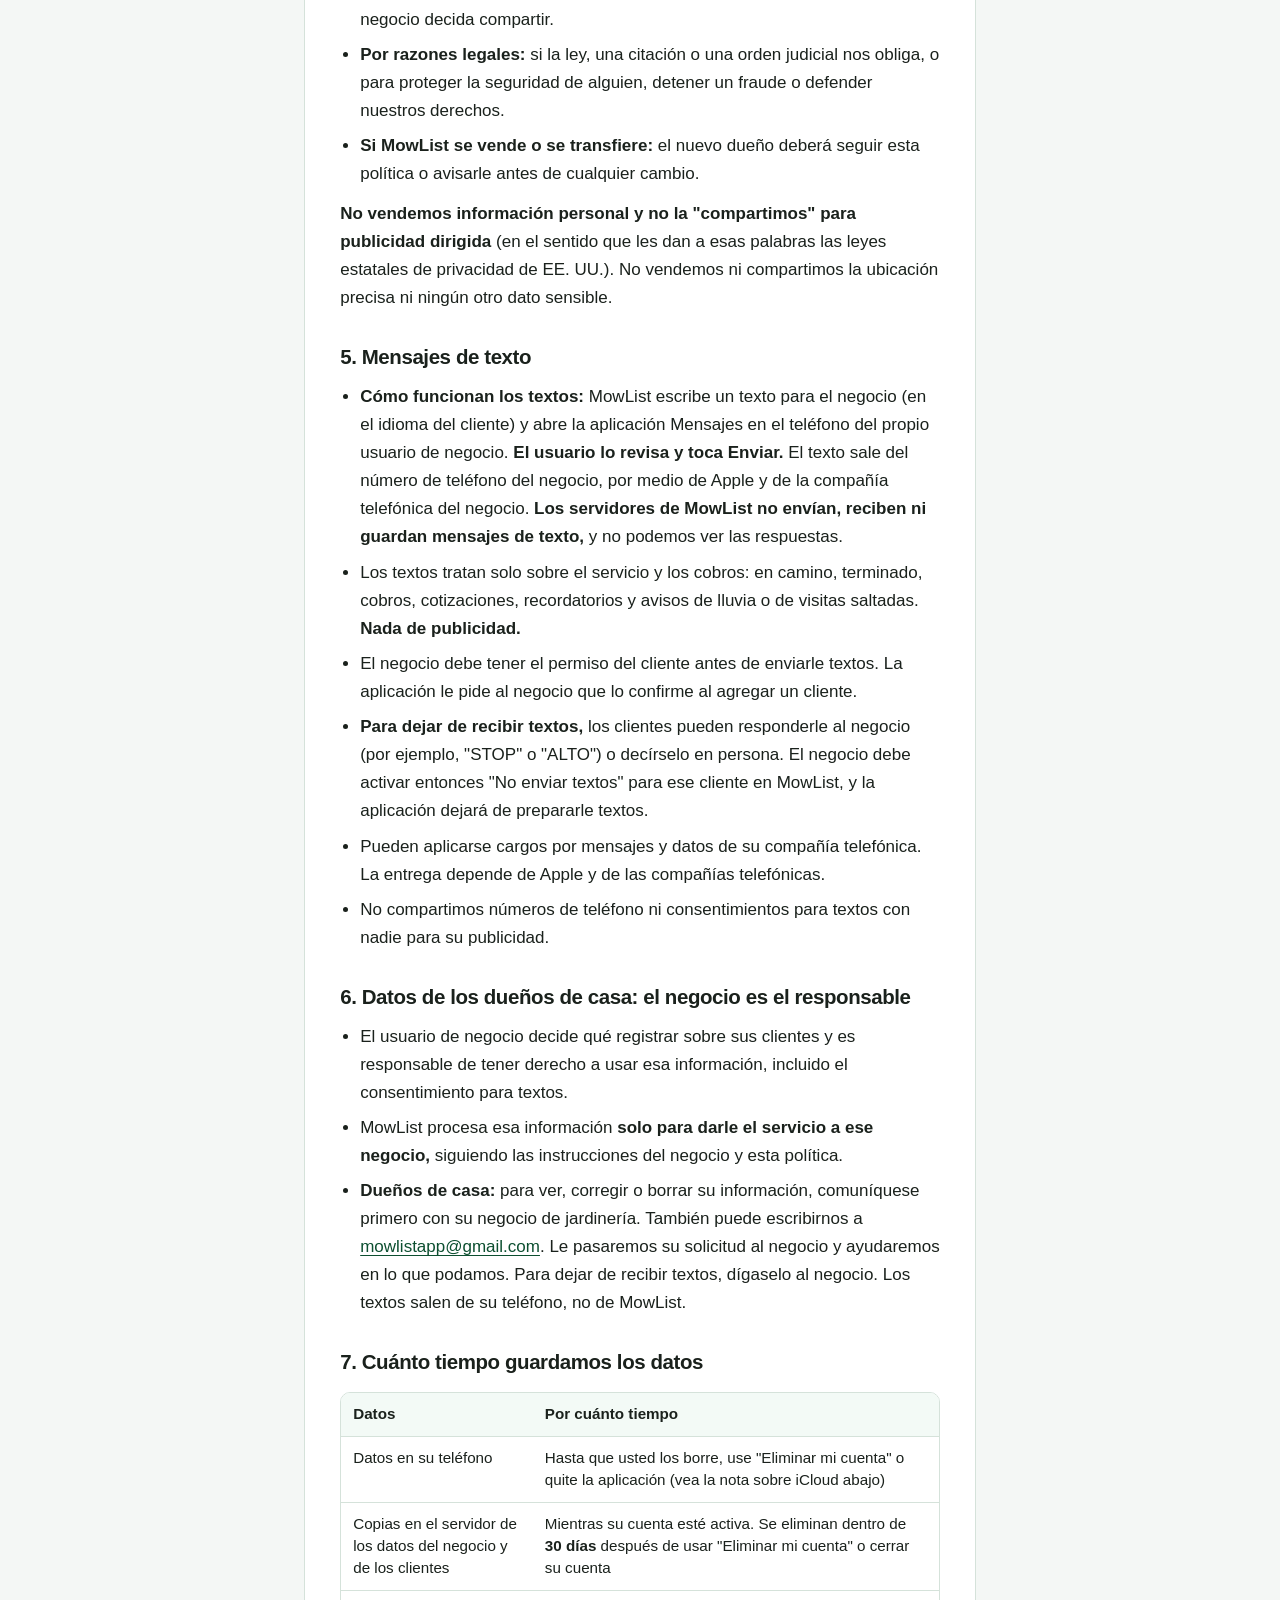
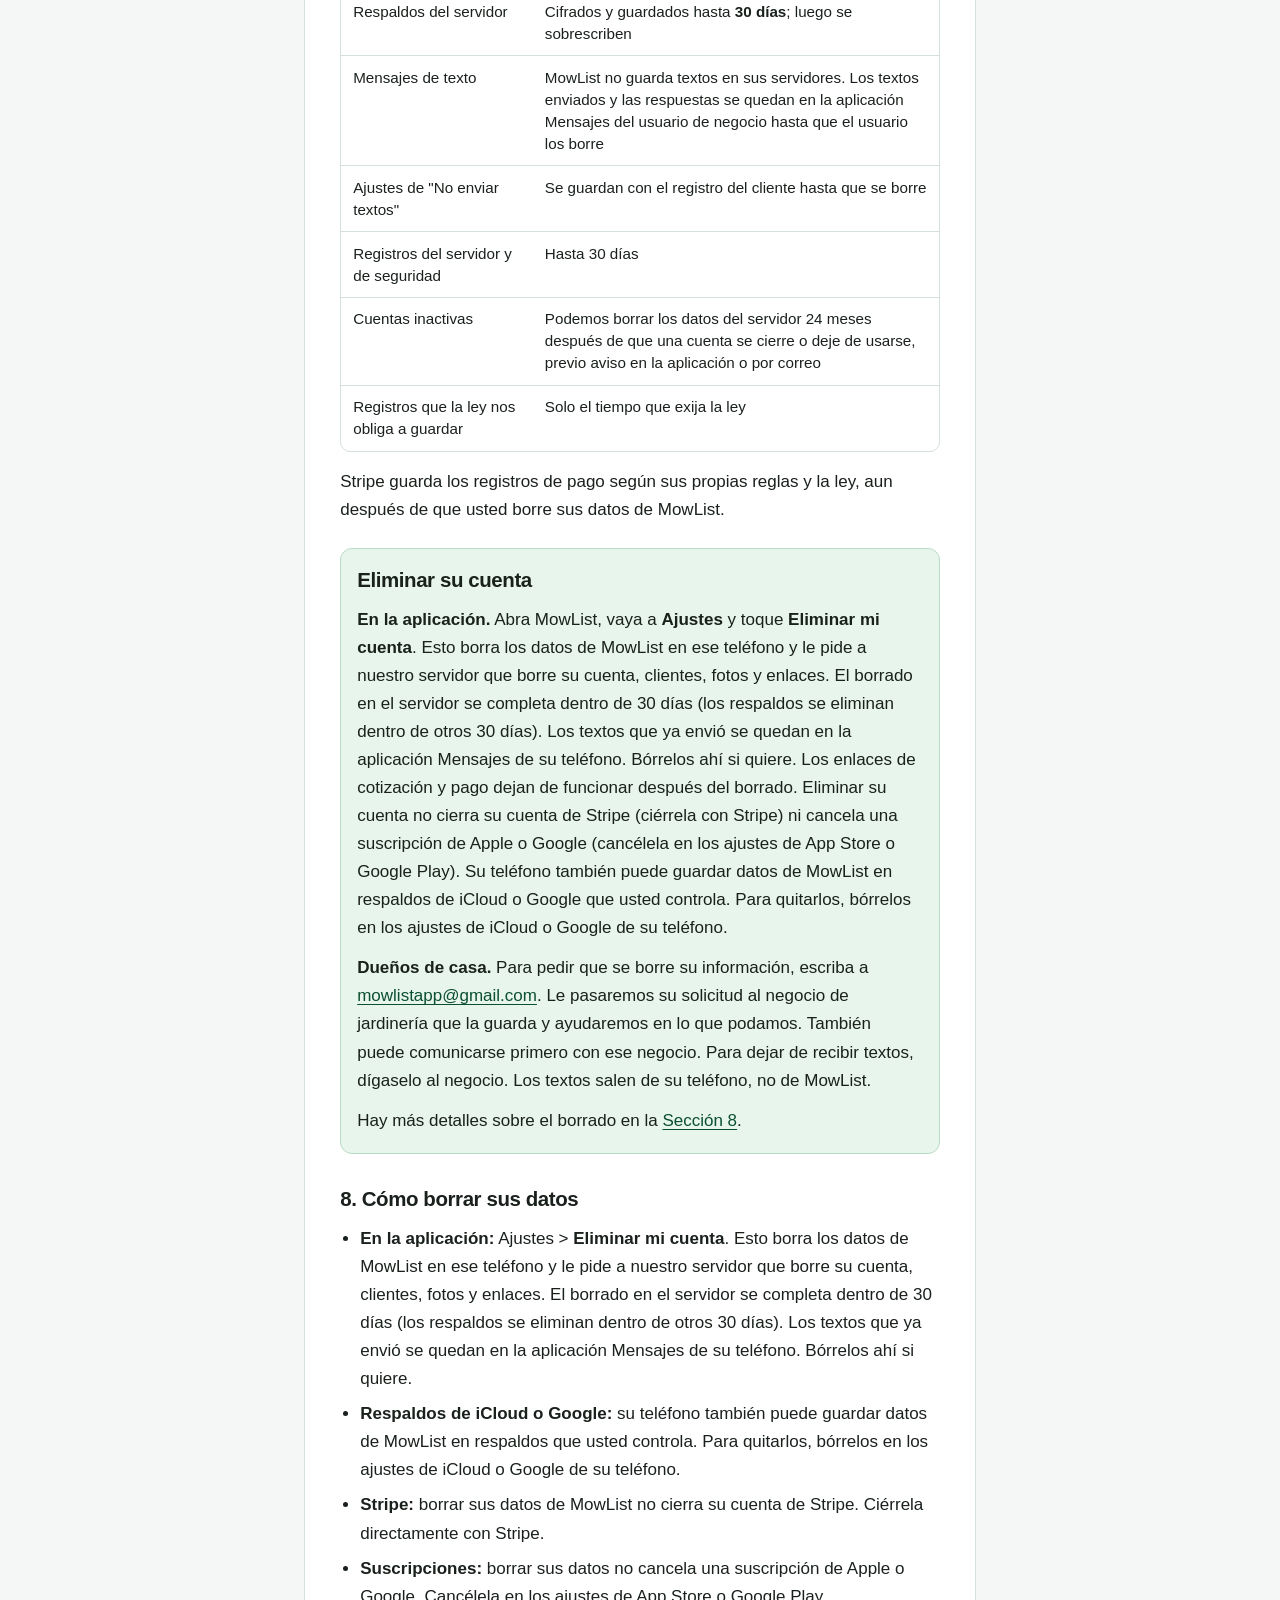
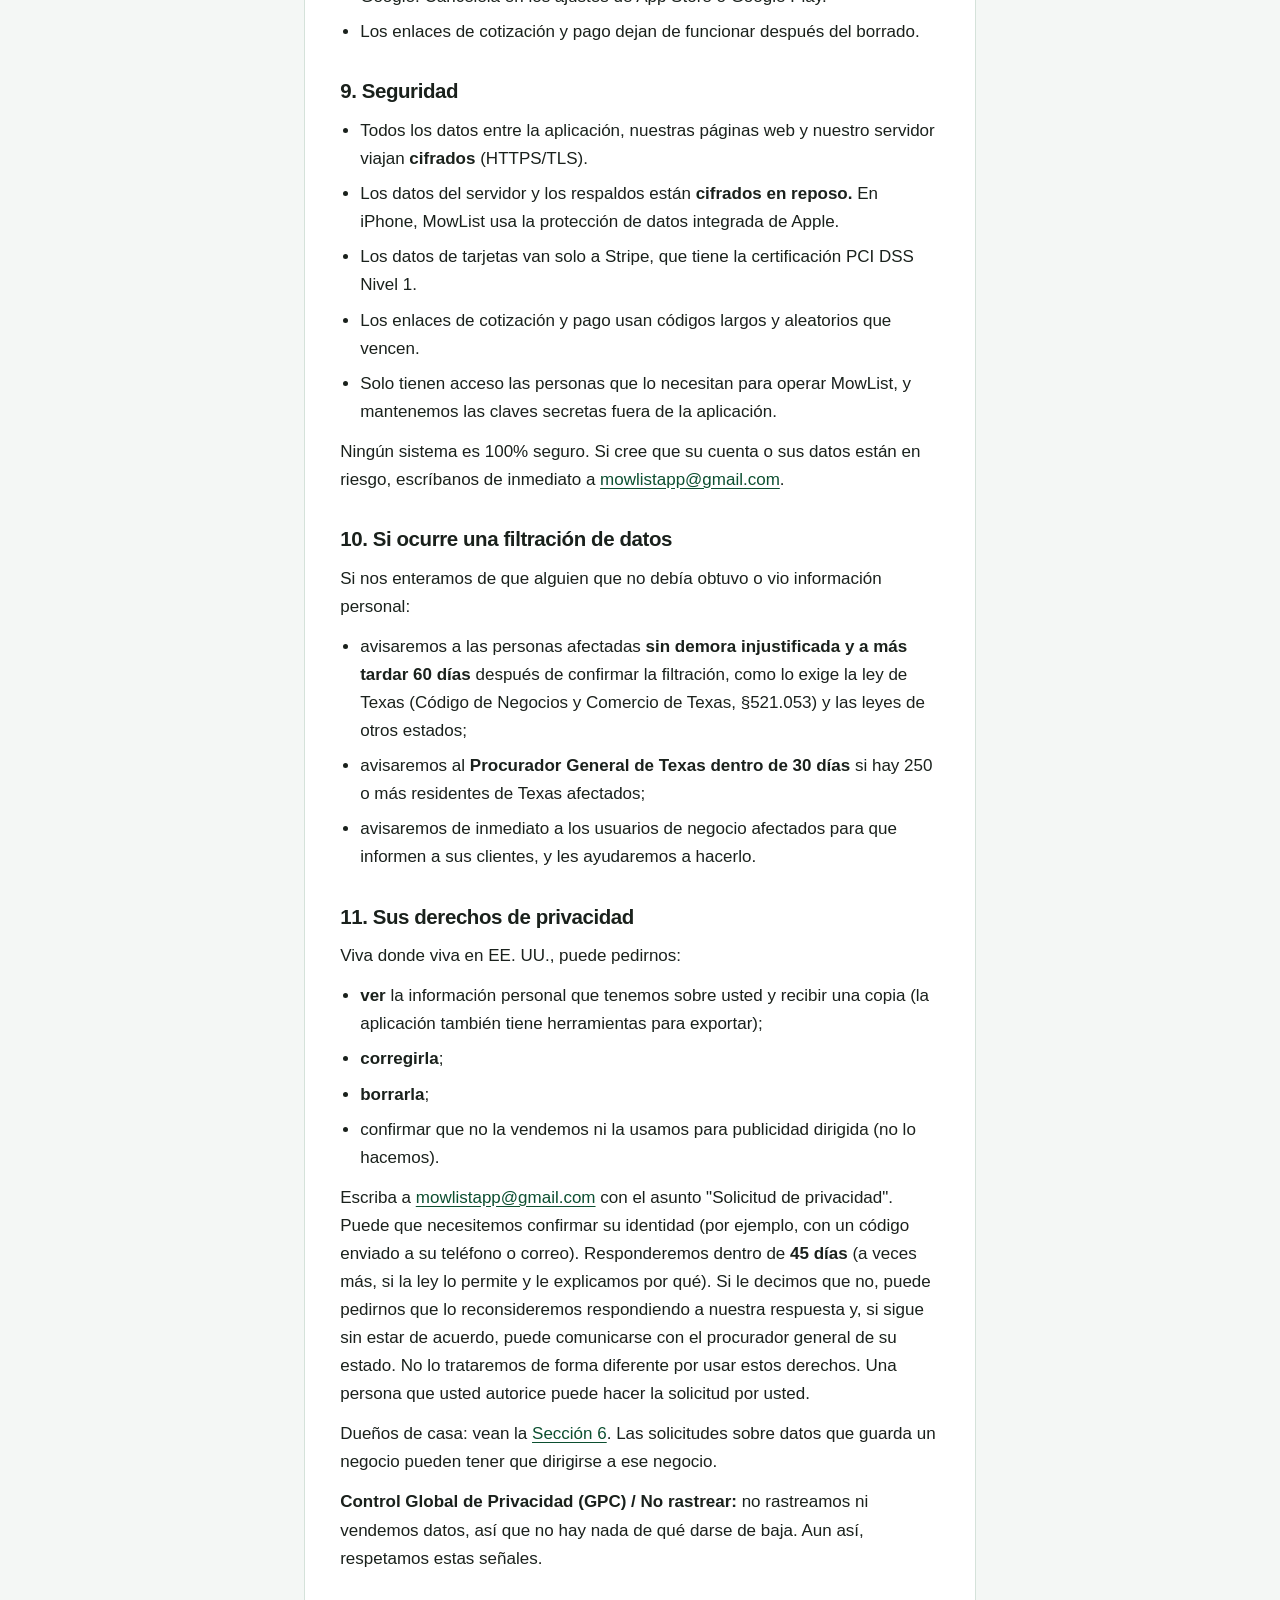
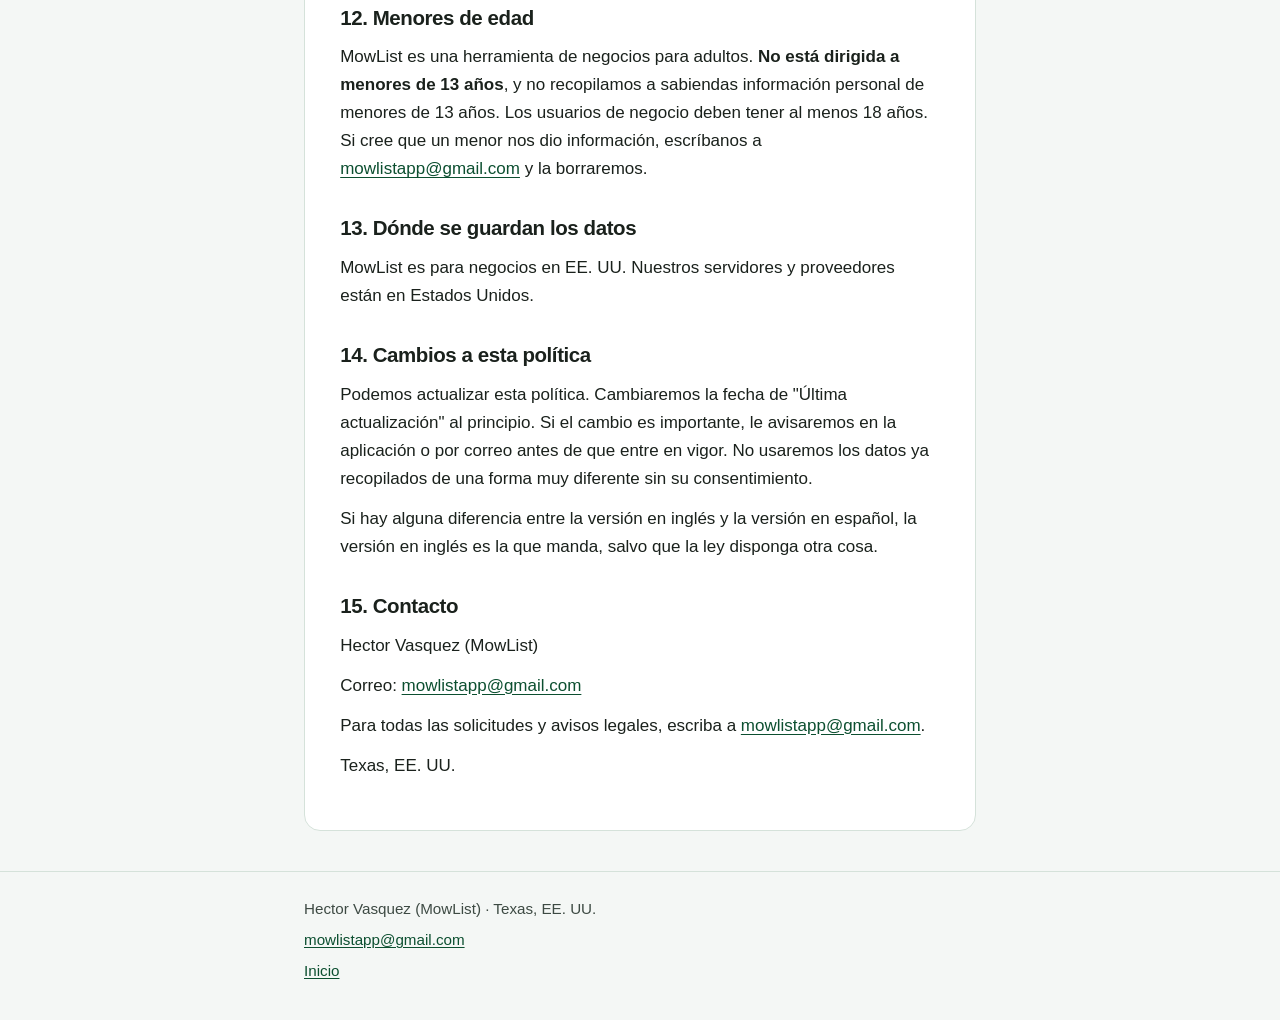
<file: es/privacy.html>
<!DOCTYPE html>
<html lang="es">
<head>
  <meta charset="utf-8">
  <meta name="viewport" content="width=device-width, initial-scale=1">
  <meta name="color-scheme" content="light">
  <title>Política de privacidad · MowList</title>
  <meta name="description" content="Cómo MowList maneja la información y cómo eliminar su cuenta.">
  <link rel="canonical" href="https://donhector512.github.io/mowlist-legal/es/privacy.html">
  <link rel="alternate" hreflang="en" href="https://donhector512.github.io/mowlist-legal/privacy.html">
  <link rel="alternate" hreflang="es" href="https://donhector512.github.io/mowlist-legal/es/privacy.html">
  <link rel="alternate" hreflang="x-default" href="https://donhector512.github.io/mowlist-legal/privacy.html">
  <link rel="stylesheet" href="../styles.css">
</head>
<body>
  <a class="skip" href="#content">Saltar al contenido</a>
  <header class="site-header">
    <div class="wrap">
      <a class="brand" href="../index.html">MowList</a>
      <nav class="site-nav" aria-label="Páginas">
        <a href="privacy.html" aria-current="page">Privacidad</a>
        <a href="terms.html">Términos</a>
        <a href="#delete">Eliminar cuenta</a>
      </nav>
      <nav class="lang" aria-label="Idioma">
        <a href="../privacy.html" lang="en" hreflang="en">EN</a>
        <a href="privacy.html" lang="es" hreflang="es" aria-current="true">ES</a>
      </nav>
    </div>
  </header>
  <main id="content">
    <article class="paper wrap">
<h1>Política de privacidad de MowList</h1>
<p><strong>Fecha de entrada en vigor:</strong> 19 de octubre de 2026</p>
<p><strong>Última actualización:</strong> 19 de octubre de 2026</p>
<aside class="draft" role="note">
<p>Borrador. No es asesoría legal. Pida a un abogado que lo revise antes de publicarlo.</p>
</aside>
<p>MowList es una aplicación que ayuda a pequeños negocios de jardinería y corte de césped a organizar su ruta, llevar el control de sus clientes, preparar mensajes de texto para sus clientes y cobrar. MowList la opera <strong>Hector Vasquez</strong>, desarrollador independiente de aplicaciones en Texas, EE. UU. ("MowList", "nosotros").</p>
<p>Esta política explica, en palabras sencillas, qué información maneja MowList, para qué, con quién la compartimos y qué opciones tiene usted. Aplica a las aplicaciones de MowList para iPhone (y Android, cuando esté disponible), a nuestras páginas web de cotización, pago y solicitudes de clientes, y a nuestro servidor.</p>
<p><strong>En resumen</strong></p>
<ul>
  <li>Solo recopilamos lo que la aplicación necesita para funcionar.</li>
  <li>La mayoría de sus datos se quedan en su teléfono. Guardamos una copia en nuestros servidores solo para las funciones que la necesitan: enlaces de cotización y pago, pagos, sincronización con su equipo y fotos.</li>
  <li><strong>Nunca vendemos</strong> sus datos ni los de sus clientes. <strong>No mostramos anuncios</strong>, <strong>no compartimos</strong> datos para publicidad y no lo rastreamos a través de otras aplicaciones o sitios web.</li>
  <li>Stripe maneja los datos de tarjetas y cuentas bancarias. <strong>MowList nunca ve ni guarda números de tarjeta ni de cuenta bancaria.</strong></li>
  <li>Los textos a sus clientes se envían <strong>desde su propio teléfono</strong> con la aplicación Mensajes. MowList escribe el mensaje y usted toca Enviar. <strong>MowList no envía ni recibe mensajes de texto en sus servidores.</strong></li>
  <li>Puede borrar sus datos en cualquier momento en <strong>Ajustes &gt; Eliminar mi cuenta</strong>.</li>
</ul>
<hr>
<h2 id="s1">1. A quién se refiere esta política</h2>
<ul>
  <li><strong>Usuarios de negocio:</strong> personas que tienen un negocio de jardinería y usan la aplicación MowList, y los miembros del equipo que invitan.</li>
  <li><strong>Clientes (dueños de casa):</strong> los clientes de un usuario de negocio. Sus datos llegan a MowList cuando el negocio los agrega, o cuando el cliente llena un formulario, abre un enlace de cotización o paga con un enlace.</li>
</ul>
<p><strong>Importante para los dueños de casa:</strong> su negocio de jardinería decide qué información guarda sobre usted y cómo la usa. Para esa información, el negocio es el responsable (el "responsable del tratamiento"). MowList es el proveedor del software que la guarda y la procesa para el negocio (somos un "proveedor de servicios" o "encargado del tratamiento"). Vea la <a href="#s6">Sección 6</a>.</p>
<h2 id="s2">2. Qué información recopilamos</h2>
<h3>2.1 De los usuarios de negocio</h3>
<div class="table-wrap">
  <table>
    <thead><tr><th scope="col">Qué</th><th scope="col">Ejemplos</th><th scope="col">Dónde se guarda</th></tr></thead>
    <tbody>
    <tr><td>Perfil del negocio</td><td>Nombre del negocio, teléfono, logotipo, domicilio o dirección de salida, días de trabajo, idioma</td><td>En su teléfono; se sincroniza con nuestro servidor para enlaces y su equipo</td></tr>
    <tr><td>Datos de la cuenta y de inicio de sesión</td><td>Sin contraseña. Al configurar MowList, su teléfono recibe una clave privada de cuenta que lo conecta con nuestro servidor, un número de cuenta que asignamos</td><td>Nuestro servidor</td></tr>
    <tr><td>Miembros del equipo</td><td>Nombre y teléfono de los ayudantes que usted invita</td><td>En su teléfono y en nuestro servidor</td></tr>
    <tr><td>Estado de compra y suscripción</td><td>Si compró la aplicación y qué suscripción (Pro o Business) está activa (según Apple o Google)</td><td>Nuestro servidor. <strong>No recibimos sus datos de pago de Apple o Google.</strong></td></tr>
    <tr><td>Estado de la cuenta de Stripe</td><td>Número de cuenta de Stripe, si los depósitos están activos, y el estado de pagos y depósitos</td><td>Nuestro servidor. <strong>Stripe recopila directamente sus datos de identidad, impuestos y banco. Nosotros no los vemos ni los guardamos.</strong></td></tr>
    <tr><td>Mensajes de soporte</td><td>Lo que nos envía cuando nos escribe por correo para pedir ayuda</td><td>Nuestro correo electrónico</td></tr>
    </tbody>
  </table>
</div>
<h3>2.2 De los dueños de casa (ingresados por el negocio, o por el cliente en nuestras páginas web)</h3>
<div class="table-wrap">
  <table>
    <thead><tr><th scope="col">Qué</th><th scope="col">Ejemplos</th></tr></thead>
    <tbody>
    <tr><td>Datos de contacto</td><td>Nombre, teléfono, correo electrónico (opcional), dirección del servicio</td></tr>
    <tr><td>Datos de la propiedad y del servicio</td><td>Código del portón, notas (por ejemplo, "perro en el patio" o "efectivo bajo el tapete"), datos del jardín, servicios, precios, cada cuánto se corta</td></tr>
    <tr><td>Historial de visitas</td><td>Fechas, trabajo hecho, visitas saltadas, días de lluvia</td></tr>
    <tr><td>Fotos</td><td>Fotos del jardín antes y después</td></tr>
    <tr><td>Idioma</td><td>Inglés o español, para que los textos y las páginas estén en el idioma correcto</td></tr>
    <tr><td>Dinero</td><td>Cantidades cobradas, pagadas, pendientes, créditos y estado de pago (pagado, pendiente, efectivo, cheque, tarjeta)</td></tr>
    <tr><td>Texto de los mensajes</td><td>Los mensajes que MowList prepara para que usted los envíe (en camino, terminado, cobros, cotizaciones, recordatorios). Se preparan en su teléfono. Los textos que envía y las respuestas que recibe se quedan en la aplicación Mensajes de su teléfono, y <strong>MowList no recibe copias</strong></td></tr>
    <tr><td>Consentimiento para textos</td><td>Si el negocio indica que el cliente aceptó recibir textos, la fecha y cualquier ajuste de "No enviar textos"</td></tr>
    <tr><td>Respuestas del formulario de solicitud</td><td>Lo que un cliente escribe en el formulario "Pedir cotización" de un negocio (nombre, teléfono, dirección, mensaje)</td></tr>
    </tbody>
  </table>
</div>
<p>La mayoría de los datos de los clientes se quedan solo en el teléfono del usuario de negocio. Nuestro servidor guarda solo lo que una función necesita. Por ejemplo, un enlace de pago necesita el nombre del negocio, la cantidad y un código de enlace, y la sincronización con el equipo necesita las paradas, direcciones, códigos de portón y notas que el dueño comparta.</p>
<h3>2.3 Datos que se recopilan automáticamente</h3>
<ul>
  <li><strong>Páginas web y registros del servidor:</strong> cuando alguien abre un enlace de MowList o la aplicación se comunica con nuestro servidor, nuestros sistemas registran datos técnicos básicos (dirección IP, tipo de navegador o dispositivo, hora, página solicitada). Los usamos para mantener el servicio funcionando y seguro, y los guardamos por poco tiempo (vea la <a href="#s7">Sección 7</a>). Procuramos que los números de teléfono y las direcciones completas no aparezcan en nuestros registros.</li>
  <li><strong>Cookies:</strong> nuestras páginas de enlaces solo usan cookies o almacenamiento similar que la página necesita para funcionar (por ejemplo, para recordar el idioma o mantener activa una sesión de pago). No usamos cookies de publicidad ni de rastreo. La página de pago de Stripe puede usar sus propias cookies para prevenir fraudes.</li>
  <li><strong>Sin herramientas de análisis ni de publicidad:</strong> la aplicación no tiene SDK de publicidad ni rastreo de terceros. Si usted eligió compartir datos de análisis con Apple o Google, ellos pueden enviarnos reportes anónimos de fallas y uso, según sus propias políticas.</li>
</ul>
<h3>2.4 Ubicación</h3>
<ul>
  <li>MowList puede usar la ubicación de su teléfono (solo si usted lo permite) para "Usar mi ubicación" y "Empezar desde aquí", y para ordenar sus paradas en una buena ruta de manejo.</li>
  <li>La ubicación se usa <strong>en su teléfono</strong>. No guardamos un historial de dónde anda y no lo rastreamos en segundo plano.</li>
  <li>Las direcciones de los clientes pueden convertirse en puntos del mapa con el servicio de mapas que trae su teléfono (Apple Maps / MapKit en iPhone).</li>
  <li>Cuando toca <strong>Ir</strong>, MowList abre la aplicación de mapas que usted eligió (Google Maps, Apple Maps o Waze) y le envía la dirección de destino. Esa aplicación maneja la dirección según su propia política de privacidad.</li>
  <li>Puede desactivar la ubicación en los ajustes de su teléfono. La aplicación sigue funcionando, pero tendrá que escribir las direcciones.</li>
</ul>
<h3>2.5 Lo que no recopilamos</h3>
<ul>
  <li>Números de tarjeta, números de cuenta bancaria ni números de Seguro Social (Stripe se encarga de estos).</li>
  <li>La lista de contactos de su teléfono. MowList no pide acceso a sus contactos.</li>
  <li>Identificadores de publicidad (IDFA). Nunca le pedimos permiso para rastrearlo.</li>
</ul>
<h2 id="s3">3. Para qué usamos la información</h2>
<p>Usamos la información solo para:</p>
<ol>
  <li><strong>Hacer funcionar la aplicación:</strong> mostrar su ruta, sus clientes y su dinero; sincronizar entre sus dispositivos y su equipo; respaldar fotos.</li>
  <li><strong>Preparar textos para que el negocio los envíe:</strong> MowList llena un mensaje ("en camino", "terminado", cobros, cotizaciones, recordatorios, avisos de días de lluvia) en el idioma del cliente y abre la aplicación Mensajes en el teléfono del usuario de negocio. El usuario lo revisa y toca Enviar.</li>
  <li><strong>Hacer funcionar los enlaces de cotización, pago y solicitudes,</strong> y procesar pagos por medio de Stripe.</li>
  <li><strong>Mantener todo seguro:</strong> prevenir fraude, spam y abusos; respetar el ajuste de "No enviar textos" de los clientes; corregir errores; proteger nuestros sistemas.</li>
  <li><strong>Ayudarle</strong> cuando se comunica con nosotros.</li>
  <li><strong>Cumplir la ley:</strong> impuestos, reglas de mensajes de texto, solicitudes legales y protección de derechos.</li>
  <li><strong>Avisarle sobre el servicio:</strong> avisos importantes como cambios en estos términos, alertas de seguridad o problemas de cobro. No enviaremos textos de publicidad a los dueños de casa. No enviamos correos de publicidad a los usuarios de negocio; si algún día lo hacemos, cada correo tendrá un enlace para darse de baja.</li>
</ol>
<p><strong>No</strong> usamos los datos de los dueños de casa para nuestra propia publicidad, y no los combinamos entre negocios para crear perfiles.</p>
<h2 id="s4">4. Con quién compartimos la información</h2>
<p>Compartimos información solo con proveedores que nos ayudan a operar MowList, solo lo que necesitan y solo para los fines anteriores:</p>
<div class="table-wrap">
  <table>
    <thead><tr><th scope="col">Proveedor</th><th scope="col">Qué hace</th><th scope="col">Qué recibe</th></tr></thead>
    <tbody>
    <tr><td><strong>Stripe, Inc.</strong></td><td>Pagos, cuentas de Stripe Connect, verificación de identidad, depósitos, Apple Pay y Google Pay</td><td>Cantidades de pago, la cuenta de Stripe del negocio y los datos de pago del cliente (que se ingresan directamente en Stripe)</td></tr>
    <tr><td><strong>Nuestro proveedor de hospedaje en la nube (EE. UU.)</strong></td><td>Hospedar nuestro servidor y base de datos</td><td>Los datos guardados en nuestro servidor</td></tr>
    <tr><td><strong>Cloudflare (R2)</strong></td><td>Guardar fotos</td><td>Fotos de antes y después</td></tr>
    <tr><td><strong>Apple / Google</strong></td><td>Distribución de la aplicación, suscripciones dentro de la aplicación, notificaciones y respaldo del teléfono (iCloud / Google) si usted lo activa</td><td>Estado de la suscripción, códigos de notificación y respaldos que usted controla</td></tr>
    <tr><td><strong>Google (Gmail)</strong></td><td>Correo electrónico</td><td>Correo electrónico y mensaje</td></tr>
    </tbody>
  </table>
</div>
<p>Stripe, Apple y Google también manejan datos según sus propias políticas de privacidad.</p>
<p><strong>Proveedor de mensajes de texto:</strong> MowList no usa un proveedor de servicios de mensajes de texto al lanzamiento. Los textos salen del teléfono del usuario de negocio por medio de Mensajes de Apple (iMessage o SMS) y de la compañía telefónica del usuario, según los términos y políticas de privacidad de Apple y de la compañía telefónica. Si más adelante agregamos un proveedor de textos (por ejemplo, para enviar textos automáticamente), actualizaremos esta política y le avisaremos antes de empezar.</p>
<p>También podemos compartir información:</p>
<ul>
  <li><strong>Dentro del negocio:</strong> el equipo de un usuario de negocio puede ver la ruta, los códigos de portón, las notas y las fotos que el dueño permita. El equipo no puede ver precios ni reportes.</li>
  <li><strong>Con el dueño de casa:</strong> un cliente puede ver lo que aparece en su propia página de cotización o pago, incluidas las fotos de antes y después que el negocio decida compartir.</li>
  <li><strong>Por razones legales:</strong> si la ley, una citación o una orden judicial nos obliga, o para proteger la seguridad de alguien, detener un fraude o defender nuestros derechos.</li>
  <li><strong>Si MowList se vende o se transfiere:</strong> el nuevo dueño deberá seguir esta política o avisarle antes de cualquier cambio.</li>
</ul>
<p><strong>No vendemos información personal y no la "compartimos" para publicidad dirigida</strong> (en el sentido que les dan a esas palabras las leyes estatales de privacidad de EE. UU.). No vendemos ni compartimos la ubicación precisa ni ningún otro dato sensible.</p>
<h2 id="s5">5. Mensajes de texto</h2>
<ul>
  <li><strong>Cómo funcionan los textos:</strong> MowList escribe un texto para el negocio (en el idioma del cliente) y abre la aplicación Mensajes en el teléfono del propio usuario de negocio. <strong>El usuario lo revisa y toca Enviar.</strong> El texto sale del número de teléfono del negocio, por medio de Apple y de la compañía telefónica del negocio. <strong>Los servidores de MowList no envían, reciben ni guardan mensajes de texto,</strong> y no podemos ver las respuestas.</li>
  <li>Los textos tratan solo sobre el servicio y los cobros: en camino, terminado, cobros, cotizaciones, recordatorios y avisos de lluvia o de visitas saltadas. <strong>Nada de publicidad.</strong></li>
  <li>El negocio debe tener el permiso del cliente antes de enviarle textos. La aplicación le pide al negocio que lo confirme al agregar un cliente.</li>
  <li><strong>Para dejar de recibir textos,</strong> los clientes pueden responderle al negocio (por ejemplo, "STOP" o "ALTO") o decírselo en persona. El negocio debe activar entonces "No enviar textos" para ese cliente en MowList, y la aplicación dejará de prepararle textos.</li>
  <li>Pueden aplicarse cargos por mensajes y datos de su compañía telefónica. La entrega depende de Apple y de las compañías telefónicas.</li>
  <li>No compartimos números de teléfono ni consentimientos para textos con nadie para su publicidad.</li>
</ul>
<h2 id="s6">6. Datos de los dueños de casa: el negocio es el responsable</h2>
<ul>
  <li>El usuario de negocio decide qué registrar sobre sus clientes y es responsable de tener derecho a usar esa información, incluido el consentimiento para textos.</li>
  <li>MowList procesa esa información <strong>solo para darle el servicio a ese negocio,</strong> siguiendo las instrucciones del negocio y esta política.</li>
  <li><strong>Dueños de casa:</strong> para ver, corregir o borrar su información, comuníquese primero con su negocio de jardinería. También puede escribirnos a <a href="mailto:mowlistapp@gmail.com">mowlistapp@gmail.com</a>. Le pasaremos su solicitud al negocio y ayudaremos en lo que podamos. Para dejar de recibir textos, dígaselo al negocio. Los textos salen de su teléfono, no de MowList.</li>
</ul>
<h2 id="s7">7. Cuánto tiempo guardamos los datos</h2>
<div class="table-wrap">
  <table>
    <thead><tr><th scope="col">Datos</th><th scope="col">Por cuánto tiempo</th></tr></thead>
    <tbody>
    <tr><td>Datos en su teléfono</td><td>Hasta que usted los borre, use "Eliminar mi cuenta" o quite la aplicación (vea la nota sobre iCloud abajo)</td></tr>
    <tr><td>Copias en el servidor de los datos del negocio y de los clientes</td><td>Mientras su cuenta esté activa. Se eliminan dentro de <strong>30 días</strong> después de usar "Eliminar mi cuenta" o cerrar su cuenta</td></tr>
    <tr><td>Respaldos del servidor</td><td>Cifrados y guardados hasta <strong>30 días</strong>; luego se sobrescriben</td></tr>
    <tr><td>Mensajes de texto</td><td>MowList no guarda textos en sus servidores. Los textos enviados y las respuestas se quedan en la aplicación Mensajes del usuario de negocio hasta que el usuario los borre</td></tr>
    <tr><td>Ajustes de "No enviar textos"</td><td>Se guardan con el registro del cliente hasta que se borre</td></tr>
    <tr><td>Registros del servidor y de seguridad</td><td>Hasta 30 días</td></tr>
    <tr><td>Cuentas inactivas</td><td>Podemos borrar los datos del servidor 24 meses después de que una cuenta se cierre o deje de usarse, previo aviso en la aplicación o por correo</td></tr>
    <tr><td>Registros que la ley nos obliga a guardar</td><td>Solo el tiempo que exija la ley</td></tr>
    </tbody>
  </table>
</div>
<p>Stripe guarda los registros de pago según sus propias reglas y la ley, aun después de que usted borre sus datos de MowList.</p>
<section class="delete" id="delete">
<h2>Eliminar su cuenta</h2>
<p><strong>En la aplicación.</strong> Abra MowList, vaya a <strong>Ajustes</strong> y toque <strong>Eliminar mi cuenta</strong>. Esto borra los datos de MowList en ese teléfono y le pide a nuestro servidor que borre su cuenta, clientes, fotos y enlaces. El borrado en el servidor se completa dentro de 30 días (los respaldos se eliminan dentro de otros 30 días). Los textos que ya envió se quedan en la aplicación Mensajes de su teléfono. Bórrelos ahí si quiere. Los enlaces de cotización y pago dejan de funcionar después del borrado. Eliminar su cuenta no cierra su cuenta de Stripe (ciérrela con Stripe) ni cancela una suscripción de Apple o Google (cancélela en los ajustes de App Store o Google Play). Su teléfono también puede guardar datos de MowList en respaldos de iCloud o Google que usted controla. Para quitarlos, bórrelos en los ajustes de iCloud o Google de su teléfono.</p>
<p><strong>Dueños de casa.</strong> Para pedir que se borre su información, escriba a <a href="mailto:mowlistapp@gmail.com">mowlistapp@gmail.com</a>. Le pasaremos su solicitud al negocio de jardinería que la guarda y ayudaremos en lo que podamos. También puede comunicarse primero con ese negocio. Para dejar de recibir textos, dígaselo al negocio. Los textos salen de su teléfono, no de MowList.</p>
<p>Hay más detalles sobre el borrado en la <a href="#s8">Sección 8</a>.</p>
</section>
<h2 id="s8">8. Cómo borrar sus datos</h2>
<ul>
  <li><strong>En la aplicación:</strong> Ajustes &gt; <strong>Eliminar mi cuenta</strong>. Esto borra los datos de MowList en ese teléfono y le pide a nuestro servidor que borre su cuenta, clientes, fotos y enlaces. El borrado en el servidor se completa dentro de 30 días (los respaldos se eliminan dentro de otros 30 días). Los textos que ya envió se quedan en la aplicación Mensajes de su teléfono. Bórrelos ahí si quiere.</li>
  <li><strong>Respaldos de iCloud o Google:</strong> su teléfono también puede guardar datos de MowList en respaldos que usted controla. Para quitarlos, bórrelos en los ajustes de iCloud o Google de su teléfono.</li>
  <li><strong>Stripe:</strong> borrar sus datos de MowList no cierra su cuenta de Stripe. Ciérrela directamente con Stripe.</li>
  <li><strong>Suscripciones:</strong> borrar sus datos no cancela una suscripción de Apple o Google. Cancélela en los ajustes de App Store o Google Play.</li>
  <li>Los enlaces de cotización y pago dejan de funcionar después del borrado.</li>
</ul>
<h2 id="s9">9. Seguridad</h2>
<ul>
  <li>Todos los datos entre la aplicación, nuestras páginas web y nuestro servidor viajan <strong>cifrados</strong> (HTTPS/TLS).</li>
  <li>Los datos del servidor y los respaldos están <strong>cifrados en reposo.</strong> En iPhone, MowList usa la protección de datos integrada de Apple.</li>
  <li>Los datos de tarjetas van solo a Stripe, que tiene la certificación PCI DSS Nivel 1.</li>
  <li>Los enlaces de cotización y pago usan códigos largos y aleatorios que vencen.</li>
  <li>Solo tienen acceso las personas que lo necesitan para operar MowList, y mantenemos las claves secretas fuera de la aplicación.</li>
</ul>
<p>Ningún sistema es 100% seguro. Si cree que su cuenta o sus datos están en riesgo, escríbanos de inmediato a <a href="mailto:mowlistapp@gmail.com">mowlistapp@gmail.com</a>.</p>
<h2 id="s10">10. Si ocurre una filtración de datos</h2>
<p>Si nos enteramos de que alguien que no debía obtuvo o vio información personal:</p>
<ul>
  <li>avisaremos a las personas afectadas <strong>sin demora injustificada y a más tardar 60 días</strong> después de confirmar la filtración, como lo exige la ley de Texas (Código de Negocios y Comercio de Texas, §521.053) y las leyes de otros estados;</li>
  <li>avisaremos al <strong>Procurador General de Texas dentro de 30 días</strong> si hay 250 o más residentes de Texas afectados;</li>
  <li>avisaremos de inmediato a los usuarios de negocio afectados para que informen a sus clientes, y les ayudaremos a hacerlo.</li>
</ul>
<h2 id="s11">11. Sus derechos de privacidad</h2>
<p>Viva donde viva en EE. UU., puede pedirnos:</p>
<ul>
  <li><strong>ver</strong> la información personal que tenemos sobre usted y recibir una copia (la aplicación también tiene herramientas para exportar);</li>
  <li><strong>corregirla</strong>;</li>
  <li><strong>borrarla</strong>;</li>
  <li>confirmar que no la vendemos ni la usamos para publicidad dirigida (no lo hacemos).</li>
</ul>
<p>Escriba a <a href="mailto:mowlistapp@gmail.com">mowlistapp@gmail.com</a> con el asunto "Solicitud de privacidad". Puede que necesitemos confirmar su identidad (por ejemplo, con un código enviado a su teléfono o correo). Responderemos dentro de <strong>45 días</strong> (a veces más, si la ley lo permite y le explicamos por qué). Si le decimos que no, puede pedirnos que lo reconsideremos respondiendo a nuestra respuesta y, si sigue sin estar de acuerdo, puede comunicarse con el procurador general de su estado. No lo trataremos de forma diferente por usar estos derechos. Una persona que usted autorice puede hacer la solicitud por usted.</p>
<p>Dueños de casa: vean la <a href="#s6">Sección 6</a>. Las solicitudes sobre datos que guarda un negocio pueden tener que dirigirse a ese negocio.</p>
<p><strong>Control Global de Privacidad (GPC) / No rastrear:</strong> no rastreamos ni vendemos datos, así que no hay nada de qué darse de baja. Aun así, respetamos estas señales.</p>
<h2 id="s12">12. Menores de edad</h2>
<p>MowList es una herramienta de negocios para adultos. <strong>No está dirigida a menores de 13 años</strong>, y no recopilamos a sabiendas información personal de menores de 13 años. Los usuarios de negocio deben tener al menos 18 años. Si cree que un menor nos dio información, escríbanos a <a href="mailto:mowlistapp@gmail.com">mowlistapp@gmail.com</a> y la borraremos.</p>
<h2 id="s13">13. Dónde se guardan los datos</h2>
<p>MowList es para negocios en EE. UU. Nuestros servidores y proveedores están en Estados Unidos.</p>
<h2 id="s14">14. Cambios a esta política</h2>
<p>Podemos actualizar esta política. Cambiaremos la fecha de "Última actualización" al principio. Si el cambio es importante, le avisaremos en la aplicación o por correo antes de que entre en vigor. No usaremos los datos ya recopilados de una forma muy diferente sin su consentimiento.</p>
<p>Si hay alguna diferencia entre la versión en inglés y la versión en español, la versión en inglés es la que manda, salvo que la ley disponga otra cosa.</p>
<h2 id="s15">15. Contacto</h2>
<p>Hector Vasquez (MowList)</p>
<p>Correo: <a href="mailto:mowlistapp@gmail.com">mowlistapp@gmail.com</a></p>
<p>Para todas las solicitudes y avisos legales, escriba a <a href="mailto:mowlistapp@gmail.com">mowlistapp@gmail.com</a>.</p>
<p>Texas, EE. UU.</p>
    </article>
  </main>
  <footer>
    <div class="wrap">
      <p>Hector Vasquez (MowList) · Texas, EE. UU.</p>
      <p><a href="mailto:mowlistapp@gmail.com">mowlistapp@gmail.com</a></p>
      <p><a href="../index.html">Inicio</a></p>
    </div>
  </footer>
</body>
</html>
</file>
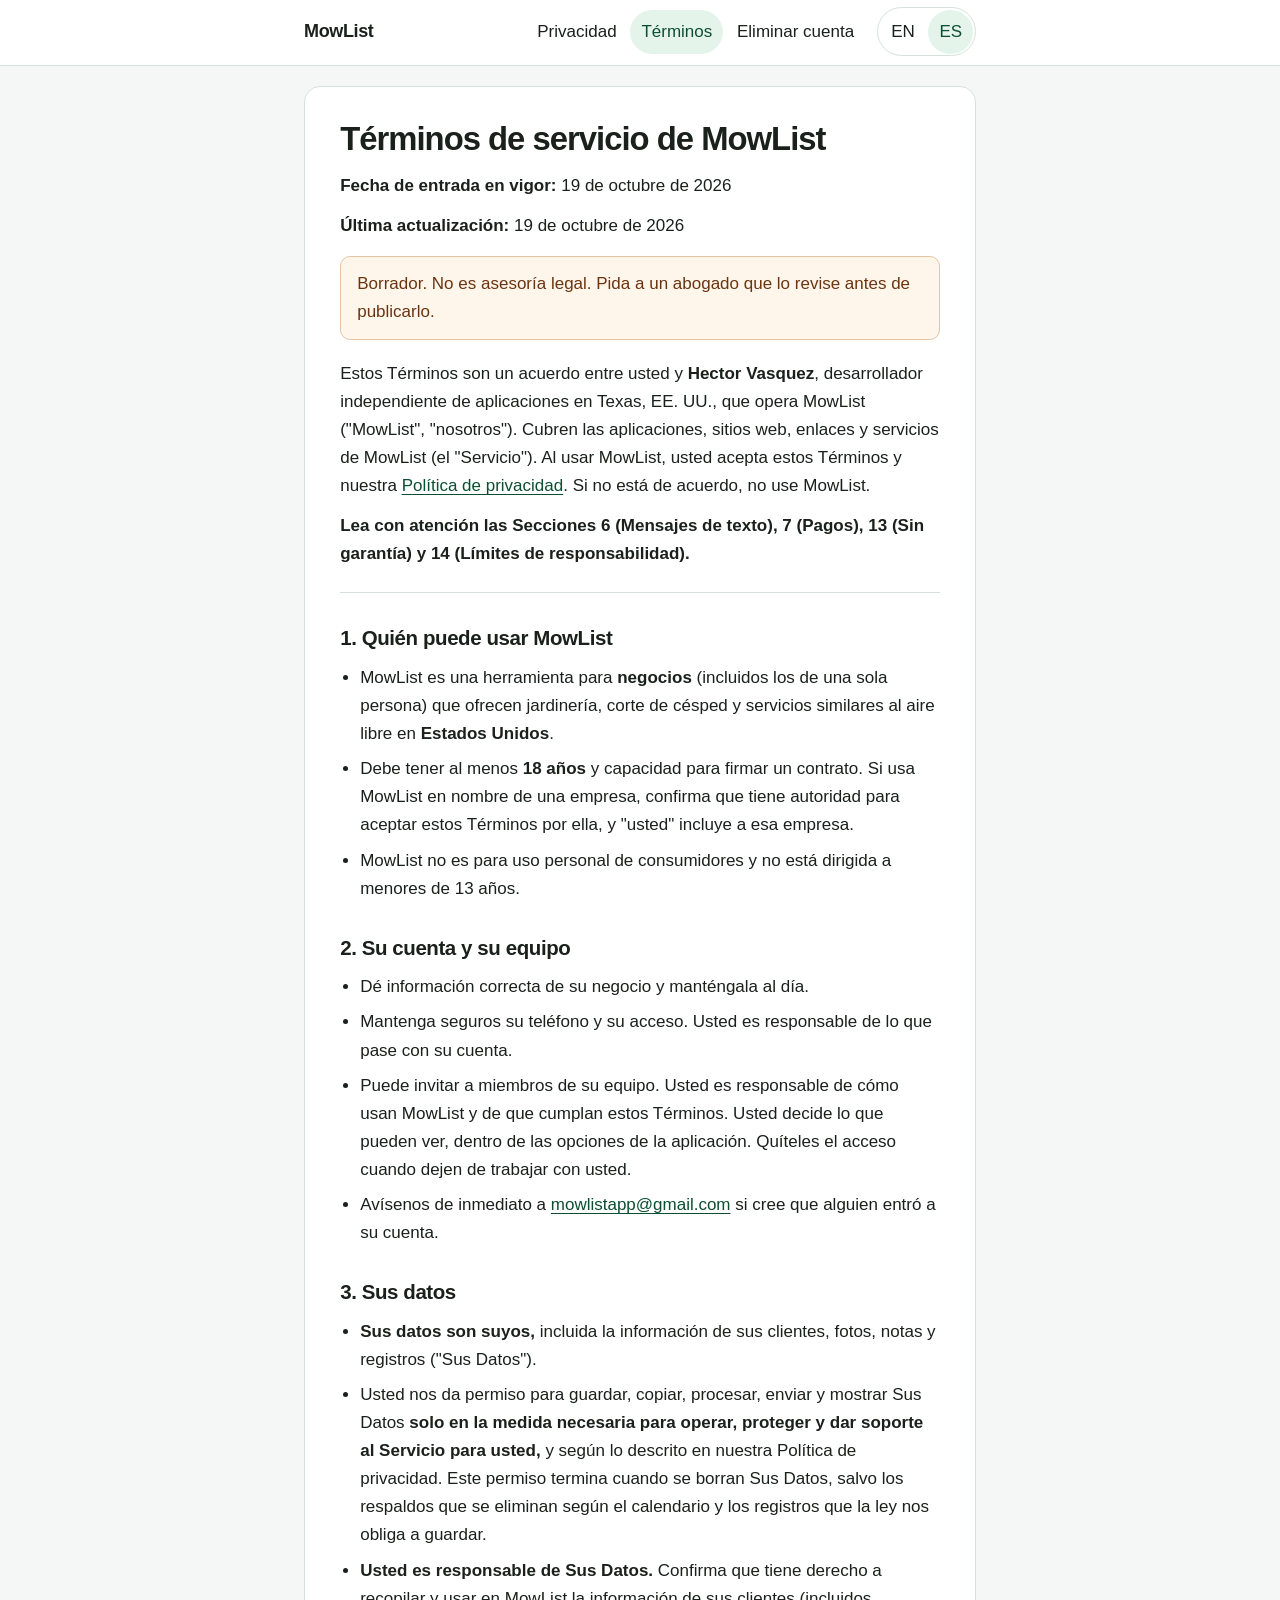
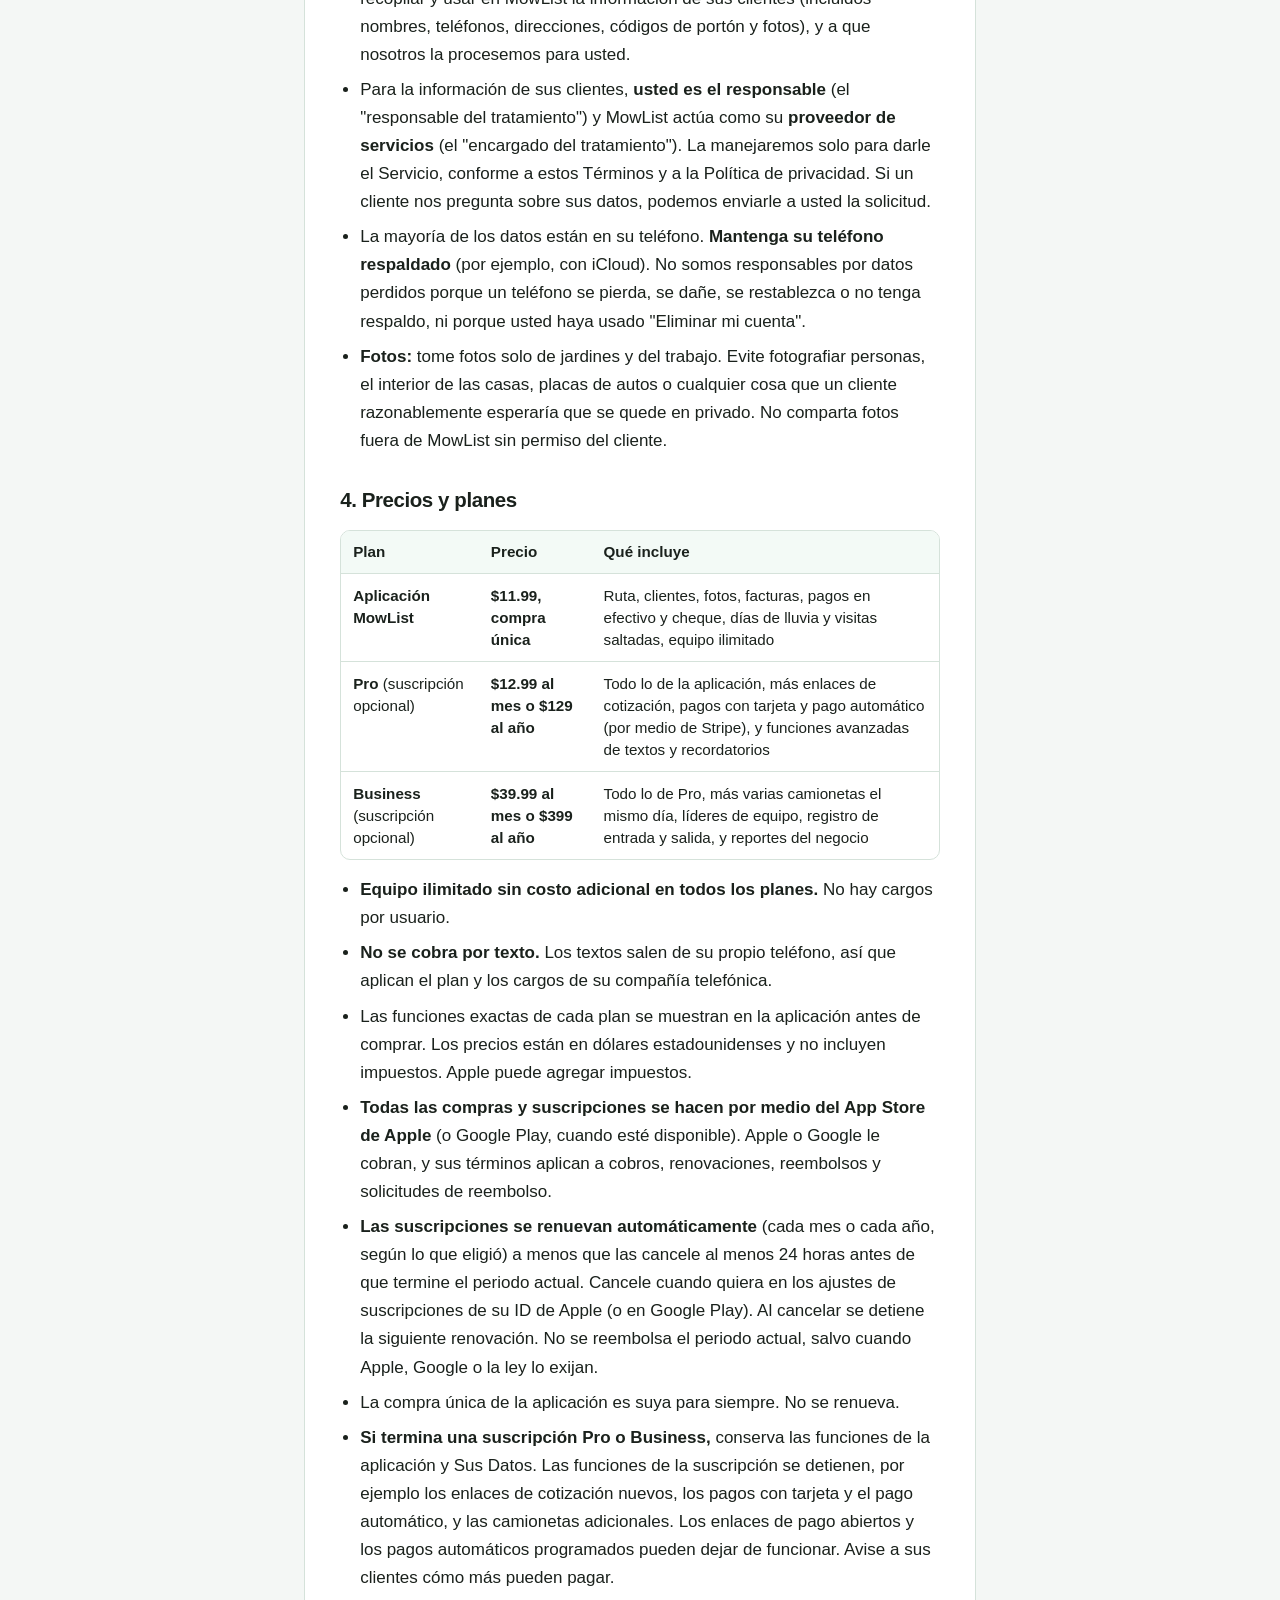
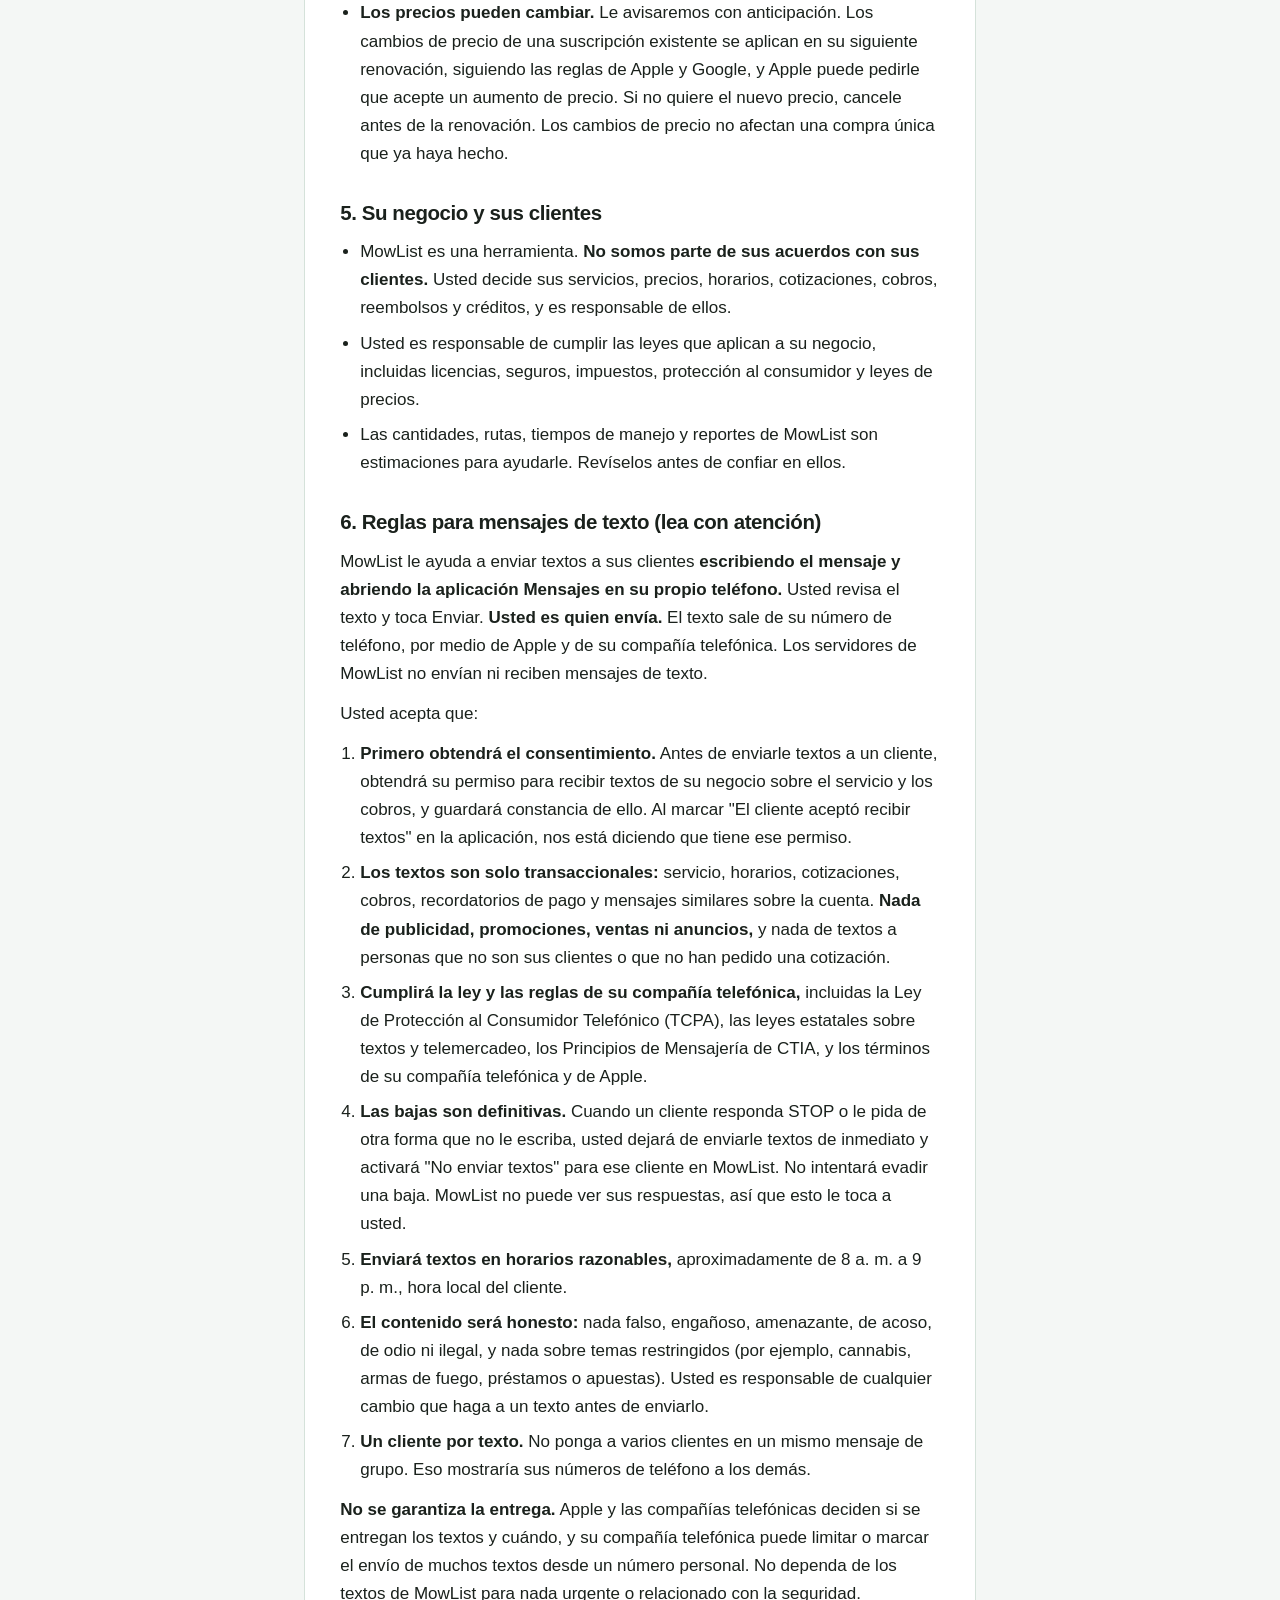
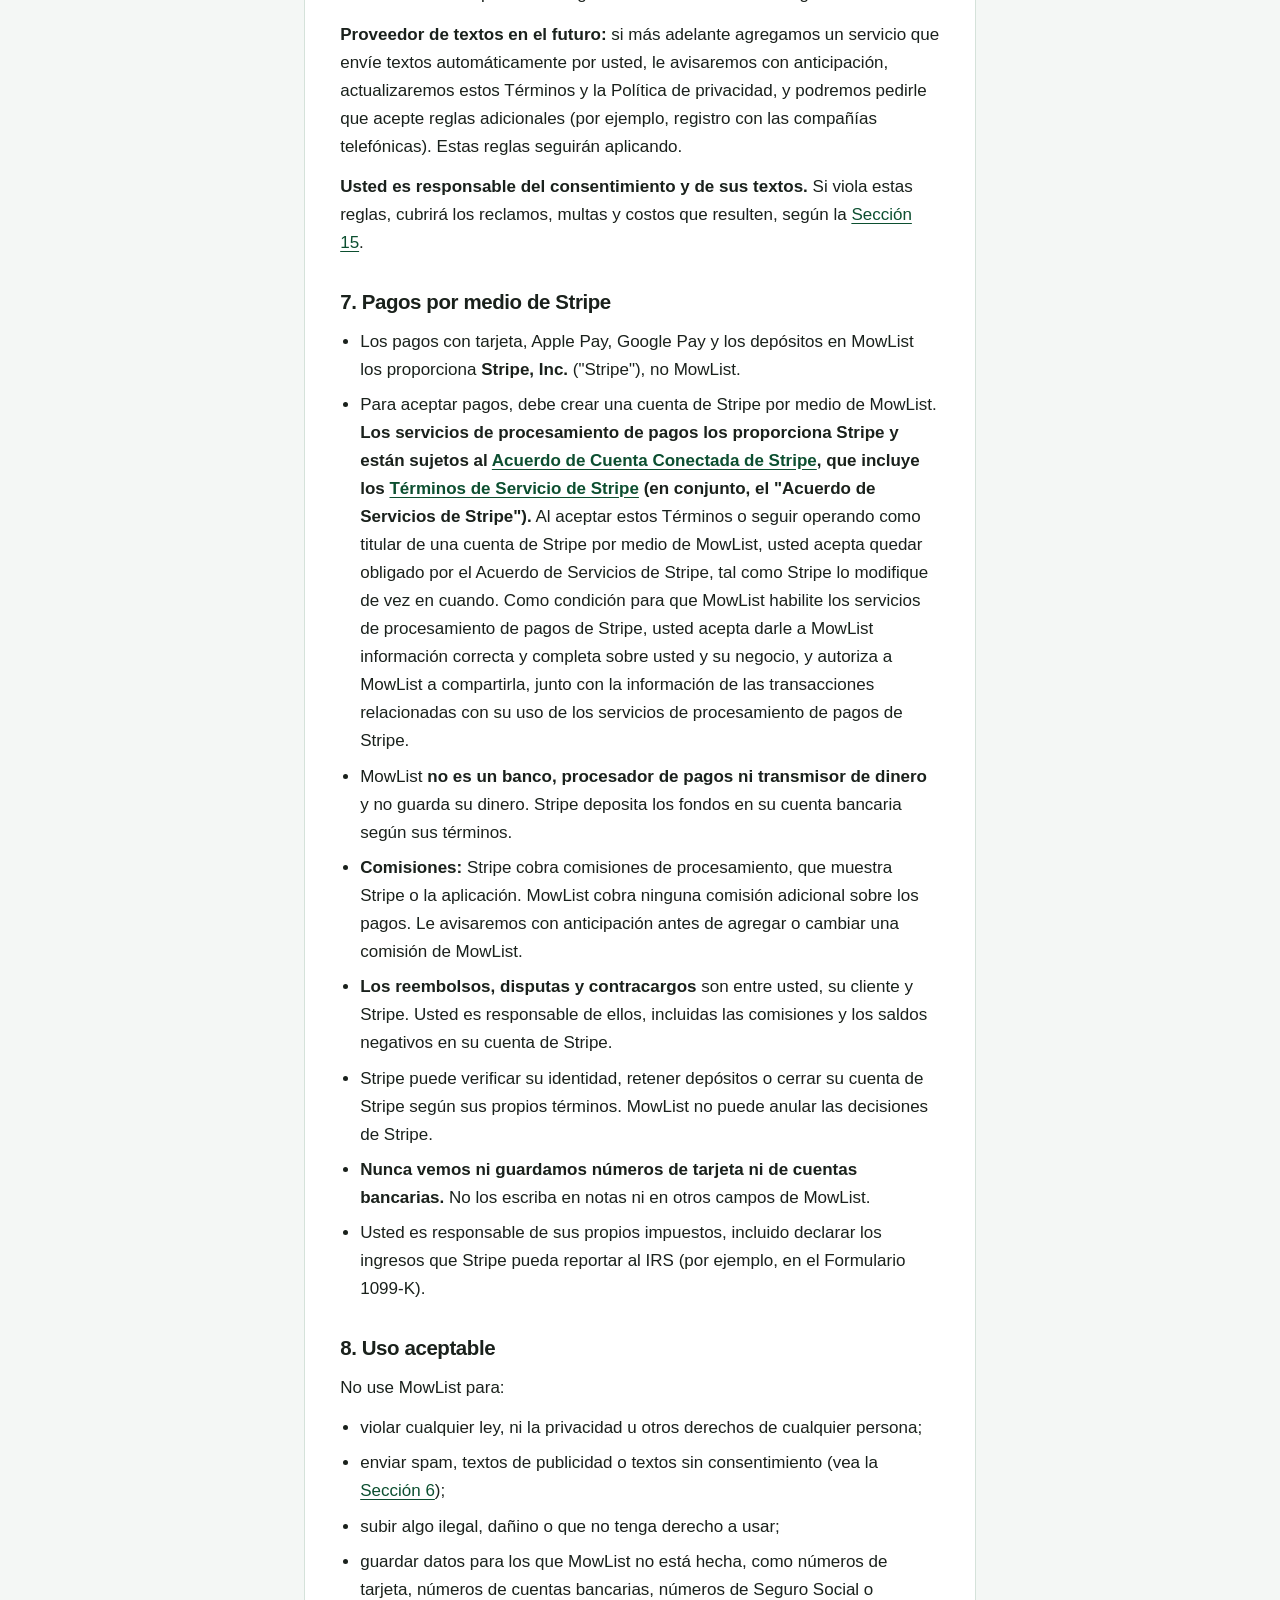
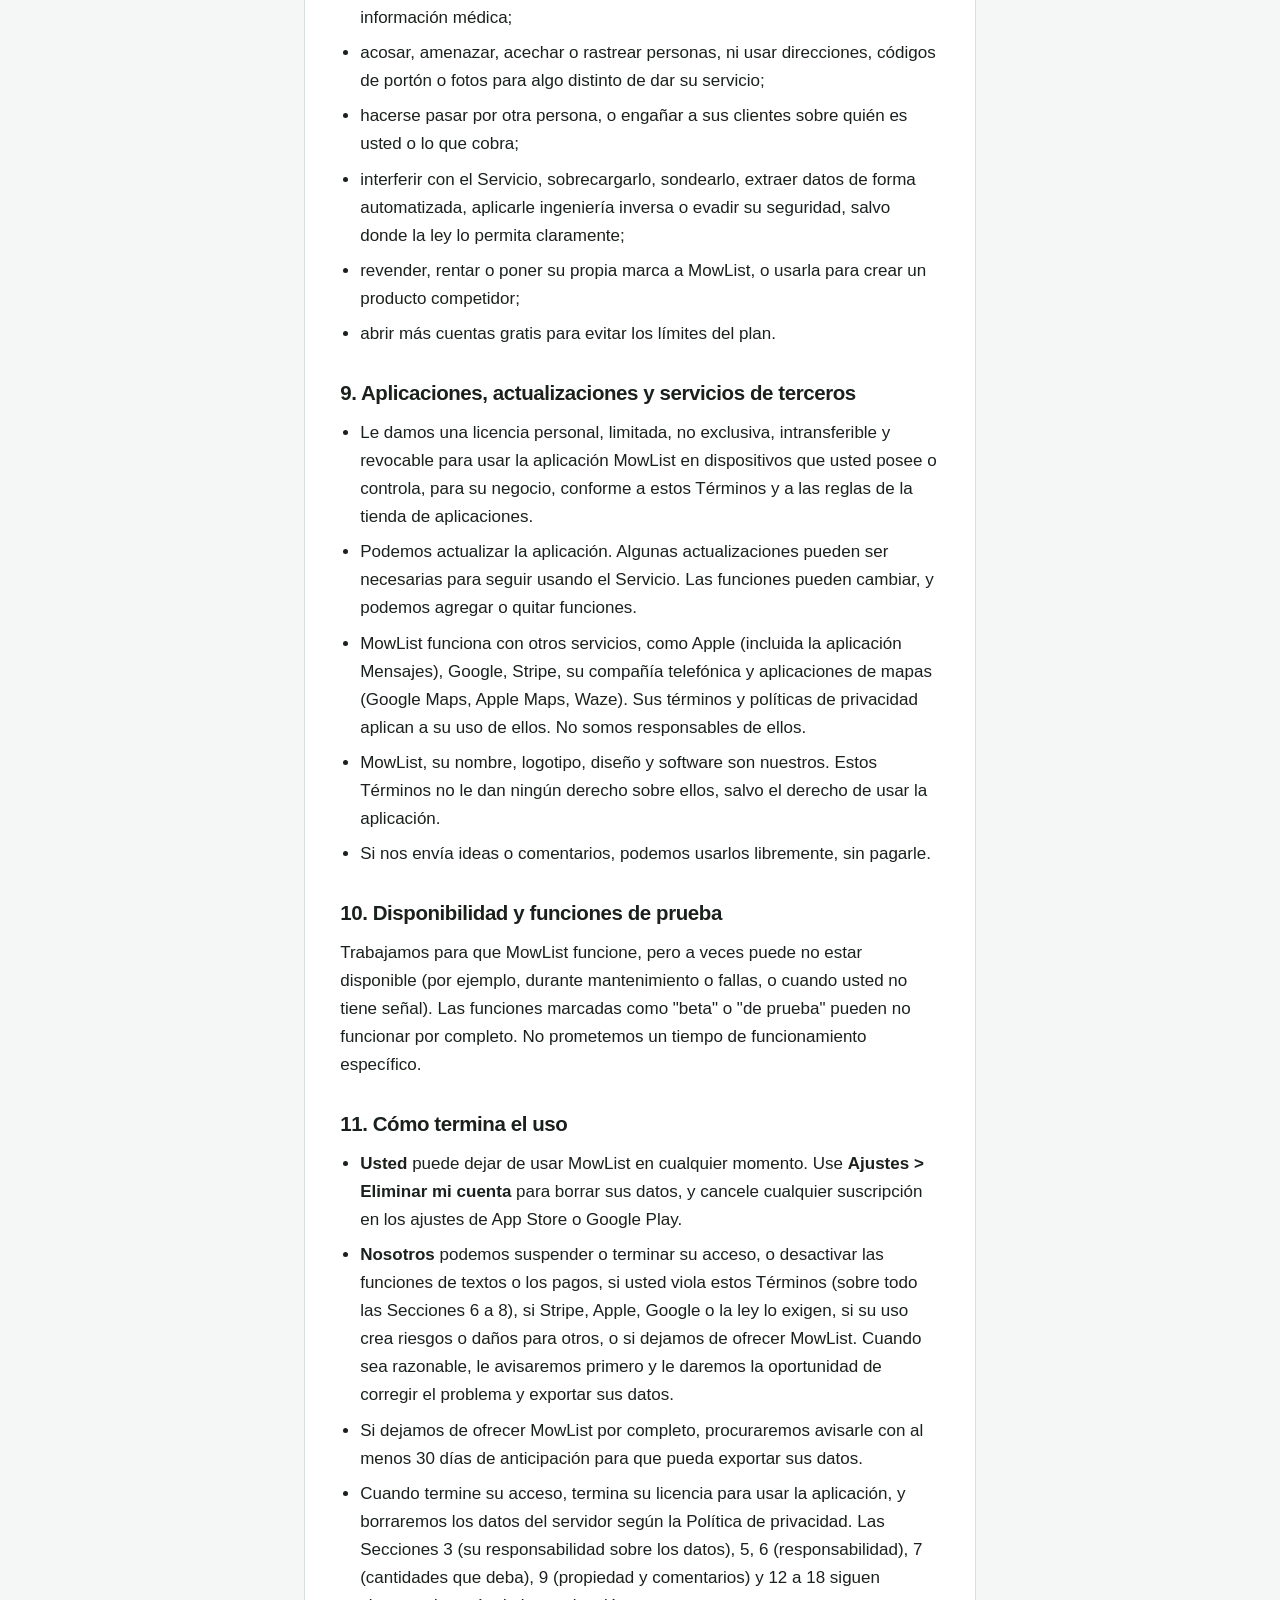
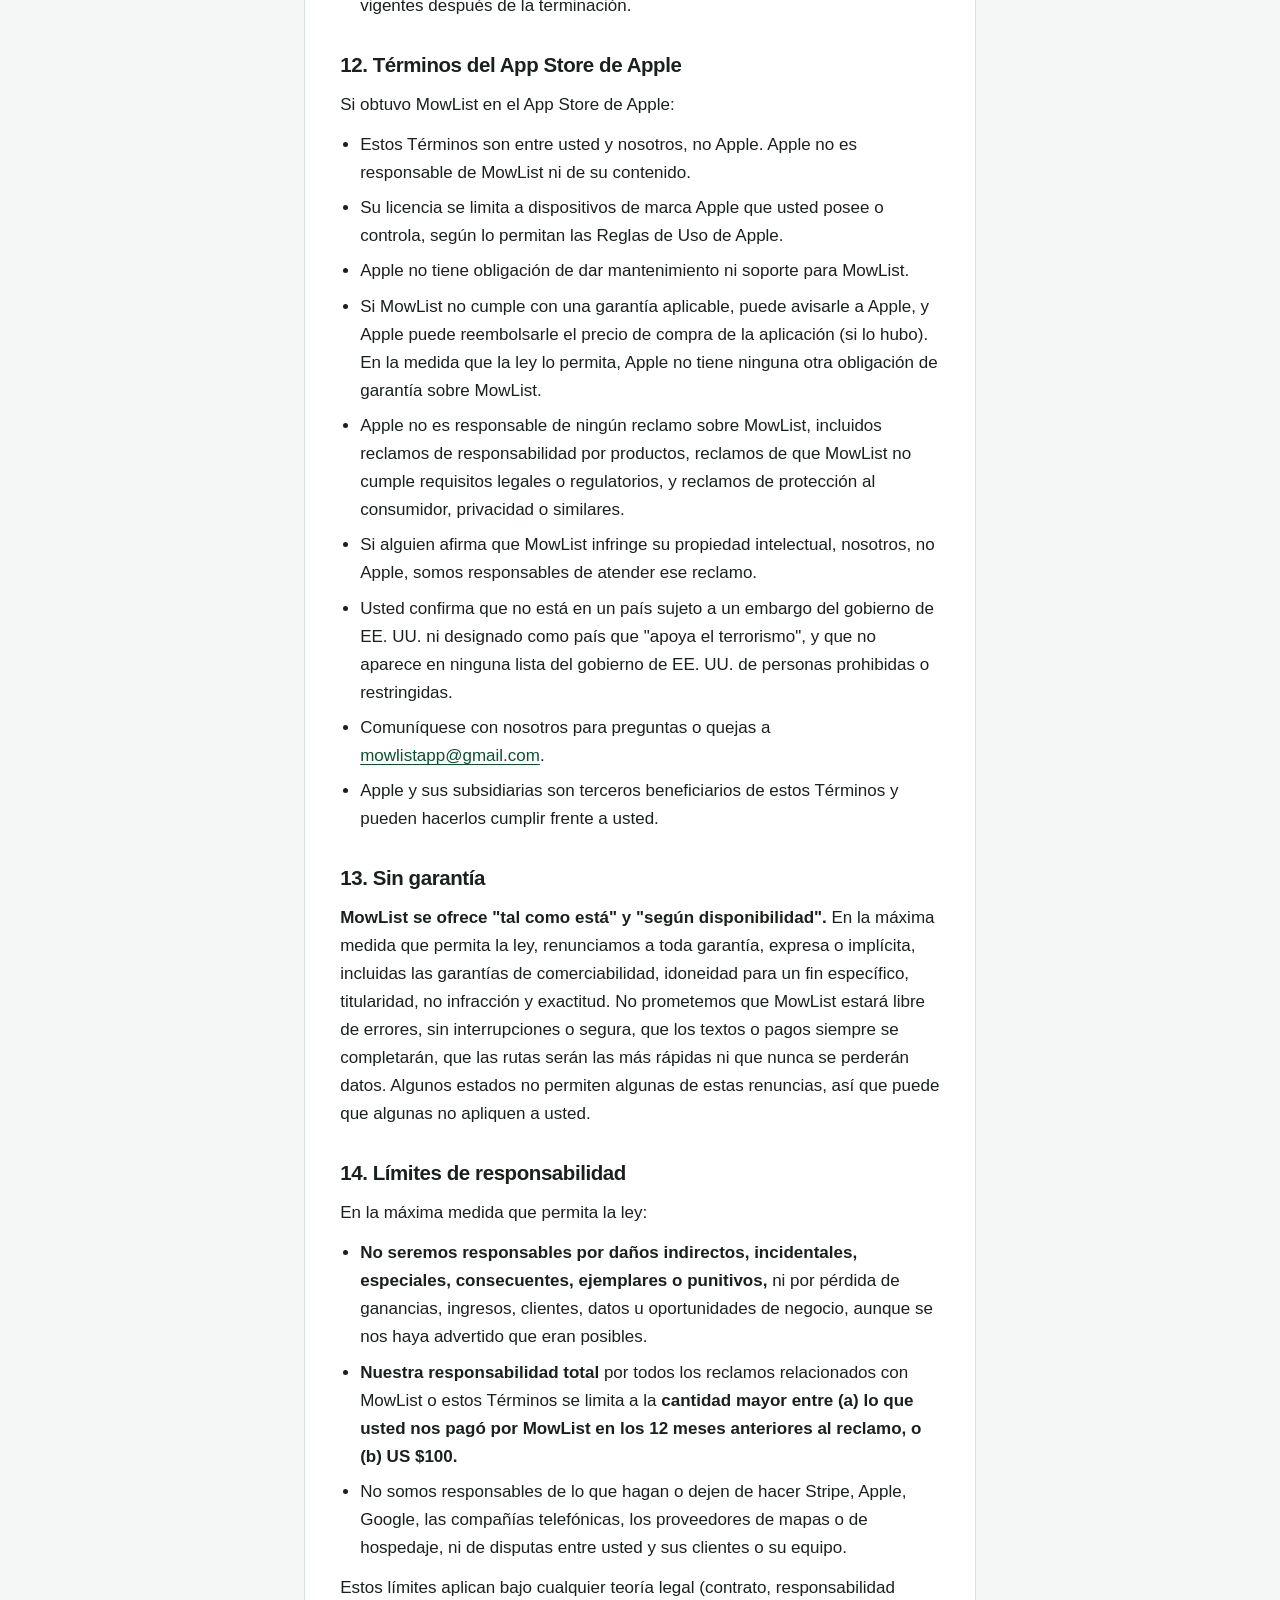
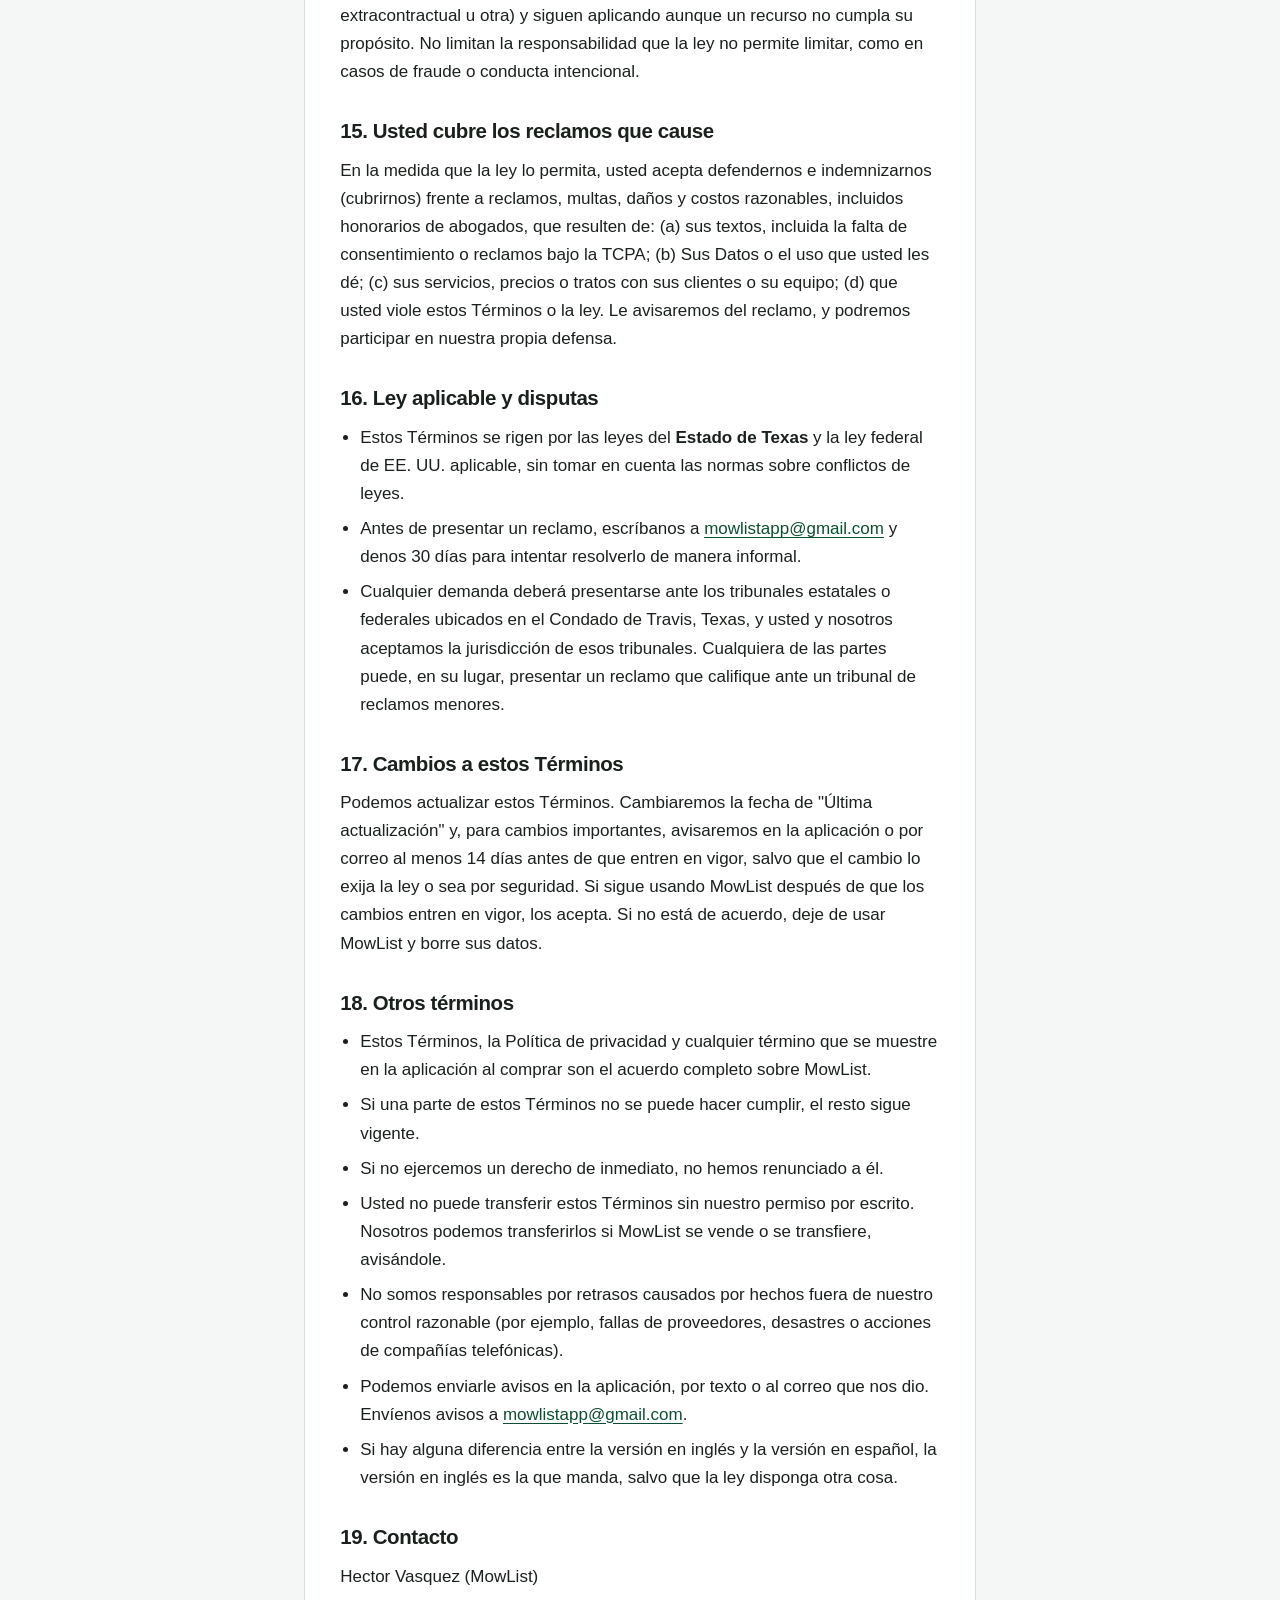
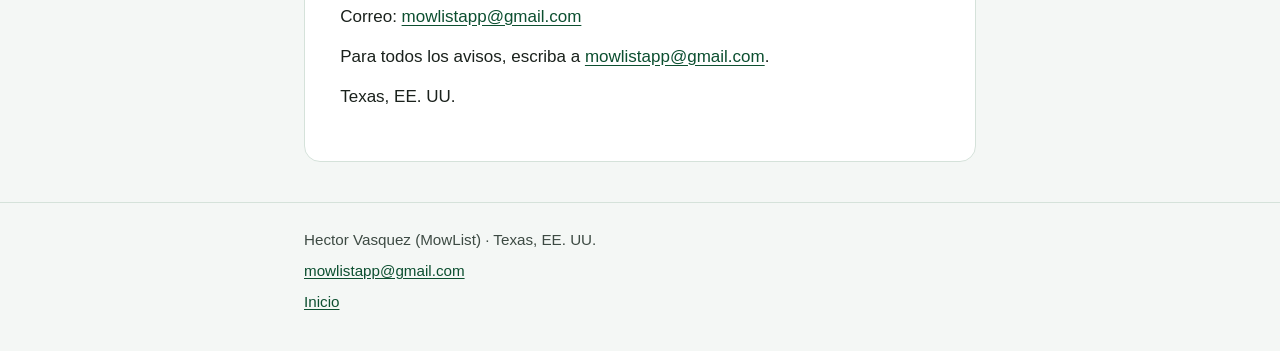
<file: es/terms.html>
<!DOCTYPE html>
<html lang="es">
<head>
  <meta charset="utf-8">
  <meta name="viewport" content="width=device-width, initial-scale=1">
  <meta name="color-scheme" content="light">
  <title>Términos de servicio · MowList</title>
  <meta name="description" content="Términos de servicio de la aplicación MowList.">
  <link rel="canonical" href="https://donhector512.github.io/mowlist-legal/es/terms.html">
  <link rel="alternate" hreflang="en" href="https://donhector512.github.io/mowlist-legal/terms.html">
  <link rel="alternate" hreflang="es" href="https://donhector512.github.io/mowlist-legal/es/terms.html">
  <link rel="alternate" hreflang="x-default" href="https://donhector512.github.io/mowlist-legal/terms.html">
  <link rel="stylesheet" href="../styles.css">
</head>
<body>
  <a class="skip" href="#content">Saltar al contenido</a>
  <header class="site-header">
    <div class="wrap">
      <a class="brand" href="../index.html">MowList</a>
      <nav class="site-nav" aria-label="Páginas">
        <a href="privacy.html">Privacidad</a>
        <a href="terms.html" aria-current="page">Términos</a>
        <a href="privacy.html#delete">Eliminar cuenta</a>
      </nav>
      <nav class="lang" aria-label="Idioma">
        <a href="../terms.html" lang="en" hreflang="en">EN</a>
        <a href="terms.html" lang="es" hreflang="es" aria-current="true">ES</a>
      </nav>
    </div>
  </header>
  <main id="content">
    <article class="paper wrap">
<h1>Términos de servicio de MowList</h1>
<p><strong>Fecha de entrada en vigor:</strong> 19 de octubre de 2026</p>
<p><strong>Última actualización:</strong> 19 de octubre de 2026</p>
<aside class="draft" role="note">
<p>Borrador. No es asesoría legal. Pida a un abogado que lo revise antes de publicarlo.</p>
</aside>
<p>Estos Términos son un acuerdo entre usted y <strong>Hector Vasquez</strong>, desarrollador independiente de aplicaciones en Texas, EE. UU., que opera MowList ("MowList", "nosotros"). Cubren las aplicaciones, sitios web, enlaces y servicios de MowList (el "Servicio"). Al usar MowList, usted acepta estos Términos y nuestra <a href="privacy.html">Política de privacidad</a>. Si no está de acuerdo, no use MowList.</p>
<p><strong>Lea con atención las Secciones 6 (Mensajes de texto), 7 (Pagos), 13 (Sin garantía) y 14 (Límites de responsabilidad).</strong></p>
<hr>
<h2 id="s1">1. Quién puede usar MowList</h2>
<ul>
  <li>MowList es una herramienta para <strong>negocios</strong> (incluidos los de una sola persona) que ofrecen jardinería, corte de césped y servicios similares al aire libre en <strong>Estados Unidos</strong>.</li>
  <li>Debe tener al menos <strong>18 años</strong> y capacidad para firmar un contrato. Si usa MowList en nombre de una empresa, confirma que tiene autoridad para aceptar estos Términos por ella, y "usted" incluye a esa empresa.</li>
  <li>MowList no es para uso personal de consumidores y no está dirigida a menores de 13 años.</li>
</ul>
<h2 id="s2">2. Su cuenta y su equipo</h2>
<ul>
  <li>Dé información correcta de su negocio y manténgala al día.</li>
  <li>Mantenga seguros su teléfono y su acceso. Usted es responsable de lo que pase con su cuenta.</li>
  <li>Puede invitar a miembros de su equipo. Usted es responsable de cómo usan MowList y de que cumplan estos Términos. Usted decide lo que pueden ver, dentro de las opciones de la aplicación. Quíteles el acceso cuando dejen de trabajar con usted.</li>
  <li>Avísenos de inmediato a <a href="mailto:mowlistapp@gmail.com">mowlistapp@gmail.com</a> si cree que alguien entró a su cuenta.</li>
</ul>
<h2 id="s3">3. Sus datos</h2>
<ul>
  <li><strong>Sus datos son suyos,</strong> incluida la información de sus clientes, fotos, notas y registros ("Sus Datos").</li>
  <li>Usted nos da permiso para guardar, copiar, procesar, enviar y mostrar Sus Datos <strong>solo en la medida necesaria para operar, proteger y dar soporte al Servicio para usted,</strong> y según lo descrito en nuestra Política de privacidad. Este permiso termina cuando se borran Sus Datos, salvo los respaldos que se eliminan según el calendario y los registros que la ley nos obliga a guardar.</li>
  <li><strong>Usted es responsable de Sus Datos.</strong> Confirma que tiene derecho a recopilar y usar en MowList la información de sus clientes (incluidos nombres, teléfonos, direcciones, códigos de portón y fotos), y a que nosotros la procesemos para usted.</li>
  <li>Para la información de sus clientes, <strong>usted es el responsable</strong> (el "responsable del tratamiento") y MowList actúa como su <strong>proveedor de servicios</strong> (el "encargado del tratamiento"). La manejaremos solo para darle el Servicio, conforme a estos Términos y a la Política de privacidad. Si un cliente nos pregunta sobre sus datos, podemos enviarle a usted la solicitud.</li>
  <li>La mayoría de los datos están en su teléfono. <strong>Mantenga su teléfono respaldado</strong> (por ejemplo, con iCloud). No somos responsables por datos perdidos porque un teléfono se pierda, se dañe, se restablezca o no tenga respaldo, ni porque usted haya usado "Eliminar mi cuenta".</li>
  <li><strong>Fotos:</strong> tome fotos solo de jardines y del trabajo. Evite fotografiar personas, el interior de las casas, placas de autos o cualquier cosa que un cliente razonablemente esperaría que se quede en privado. No comparta fotos fuera de MowList sin permiso del cliente.</li>
</ul>
<h2 id="s4">4. Precios y planes</h2>
<div class="table-wrap">
  <table>
    <thead><tr><th scope="col">Plan</th><th scope="col">Precio</th><th scope="col">Qué incluye</th></tr></thead>
    <tbody>
    <tr><td><strong>Aplicación MowList</strong></td><td><strong>$11.99, compra única</strong></td><td>Ruta, clientes, fotos, facturas, pagos en efectivo y cheque, días de lluvia y visitas saltadas, equipo ilimitado</td></tr>
    <tr><td><strong>Pro</strong> (suscripción opcional)</td><td><strong>$12.99 al mes o $129 al año</strong></td><td>Todo lo de la aplicación, más enlaces de cotización, pagos con tarjeta y pago automático (por medio de Stripe), y funciones avanzadas de textos y recordatorios</td></tr>
    <tr><td><strong>Business</strong> (suscripción opcional)</td><td><strong>$39.99 al mes o $399 al año</strong></td><td>Todo lo de Pro, más varias camionetas el mismo día, líderes de equipo, registro de entrada y salida, y reportes del negocio</td></tr>
    </tbody>
  </table>
</div>
<ul>
  <li><strong>Equipo ilimitado sin costo adicional en todos los planes.</strong> No hay cargos por usuario.</li>
  <li><strong>No se cobra por texto.</strong> Los textos salen de su propio teléfono, así que aplican el plan y los cargos de su compañía telefónica.</li>
  <li>Las funciones exactas de cada plan se muestran en la aplicación antes de comprar. Los precios están en dólares estadounidenses y no incluyen impuestos. Apple puede agregar impuestos.</li>
  <li><strong>Todas las compras y suscripciones se hacen por medio del App Store de Apple</strong> (o Google Play, cuando esté disponible). Apple o Google le cobran, y sus términos aplican a cobros, renovaciones, reembolsos y solicitudes de reembolso.</li>
  <li><strong>Las suscripciones se renuevan automáticamente</strong> (cada mes o cada año, según lo que eligió) a menos que las cancele al menos 24 horas antes de que termine el periodo actual. Cancele cuando quiera en los ajustes de suscripciones de su ID de Apple (o en Google Play). Al cancelar se detiene la siguiente renovación. No se reembolsa el periodo actual, salvo cuando Apple, Google o la ley lo exijan.</li>
  <li>La compra única de la aplicación es suya para siempre. No se renueva.</li>
  <li><strong>Si termina una suscripción Pro o Business,</strong> conserva las funciones de la aplicación y Sus Datos. Las funciones de la suscripción se detienen, por ejemplo los enlaces de cotización nuevos, los pagos con tarjeta y el pago automático, y las camionetas adicionales. Los enlaces de pago abiertos y los pagos automáticos programados pueden dejar de funcionar. Avise a sus clientes cómo más pueden pagar.</li>
  <li><strong>Los precios pueden cambiar.</strong> Le avisaremos con anticipación. Los cambios de precio de una suscripción existente se aplican en su siguiente renovación, siguiendo las reglas de Apple y Google, y Apple puede pedirle que acepte un aumento de precio. Si no quiere el nuevo precio, cancele antes de la renovación. Los cambios de precio no afectan una compra única que ya haya hecho.</li>
</ul>
<h2 id="s5">5. Su negocio y sus clientes</h2>
<ul>
  <li>MowList es una herramienta. <strong>No somos parte de sus acuerdos con sus clientes.</strong> Usted decide sus servicios, precios, horarios, cotizaciones, cobros, reembolsos y créditos, y es responsable de ellos.</li>
  <li>Usted es responsable de cumplir las leyes que aplican a su negocio, incluidas licencias, seguros, impuestos, protección al consumidor y leyes de precios.</li>
  <li>Las cantidades, rutas, tiempos de manejo y reportes de MowList son estimaciones para ayudarle. Revíselos antes de confiar en ellos.</li>
</ul>
<h2 id="s6">6. Reglas para mensajes de texto (lea con atención)</h2>
<p>MowList le ayuda a enviar textos a sus clientes <strong>escribiendo el mensaje y abriendo la aplicación Mensajes en su propio teléfono.</strong> Usted revisa el texto y toca Enviar. <strong>Usted es quien envía.</strong> El texto sale de su número de teléfono, por medio de Apple y de su compañía telefónica. Los servidores de MowList no envían ni reciben mensajes de texto.</p>
<p>Usted acepta que:</p>
<ol>
  <li><strong>Primero obtendrá el consentimiento.</strong> Antes de enviarle textos a un cliente, obtendrá su permiso para recibir textos de su negocio sobre el servicio y los cobros, y guardará constancia de ello. Al marcar "El cliente aceptó recibir textos" en la aplicación, nos está diciendo que tiene ese permiso.</li>
  <li><strong>Los textos son solo transaccionales:</strong> servicio, horarios, cotizaciones, cobros, recordatorios de pago y mensajes similares sobre la cuenta. <strong>Nada de publicidad, promociones, ventas ni anuncios,</strong> y nada de textos a personas que no son sus clientes o que no han pedido una cotización.</li>
  <li><strong>Cumplirá la ley y las reglas de su compañía telefónica,</strong> incluidas la Ley de Protección al Consumidor Telefónico (TCPA), las leyes estatales sobre textos y telemercadeo, los Principios de Mensajería de CTIA, y los términos de su compañía telefónica y de Apple.</li>
  <li><strong>Las bajas son definitivas.</strong> Cuando un cliente responda STOP o le pida de otra forma que no le escriba, usted dejará de enviarle textos de inmediato y activará "No enviar textos" para ese cliente en MowList. No intentará evadir una baja. MowList no puede ver sus respuestas, así que esto le toca a usted.</li>
  <li><strong>Enviará textos en horarios razonables,</strong> aproximadamente de 8 a. m. a 9 p. m., hora local del cliente.</li>
  <li><strong>El contenido será honesto:</strong> nada falso, engañoso, amenazante, de acoso, de odio ni ilegal, y nada sobre temas restringidos (por ejemplo, cannabis, armas de fuego, préstamos o apuestas). Usted es responsable de cualquier cambio que haga a un texto antes de enviarlo.</li>
  <li><strong>Un cliente por texto.</strong> No ponga a varios clientes en un mismo mensaje de grupo. Eso mostraría sus números de teléfono a los demás.</li>
</ol>
<p><strong>No se garantiza la entrega.</strong> Apple y las compañías telefónicas deciden si se entregan los textos y cuándo, y su compañía telefónica puede limitar o marcar el envío de muchos textos desde un número personal. No dependa de los textos de MowList para nada urgente o relacionado con la seguridad.</p>
<p><strong>Proveedor de textos en el futuro:</strong> si más adelante agregamos un servicio que envíe textos automáticamente por usted, le avisaremos con anticipación, actualizaremos estos Términos y la Política de privacidad, y podremos pedirle que acepte reglas adicionales (por ejemplo, registro con las compañías telefónicas). Estas reglas seguirán aplicando.</p>
<p><strong>Usted es responsable del consentimiento y de sus textos.</strong> Si viola estas reglas, cubrirá los reclamos, multas y costos que resulten, según la <a href="#s15">Sección 15</a>.</p>
<h2 id="s7">7. Pagos por medio de Stripe</h2>
<ul>
  <li>Los pagos con tarjeta, Apple Pay, Google Pay y los depósitos en MowList los proporciona <strong>Stripe, Inc.</strong> ("Stripe"), no MowList.</li>
  <li>Para aceptar pagos, debe crear una cuenta de Stripe por medio de MowList. <strong>Los servicios de procesamiento de pagos los proporciona Stripe y están sujetos al <a href="https://stripe.com/connect-account/legal">Acuerdo de Cuenta Conectada de Stripe</a>, que incluye los <a href="https://stripe.com/legal">Términos de Servicio de Stripe</a> (en conjunto, el "Acuerdo de Servicios de Stripe").</strong> Al aceptar estos Términos o seguir operando como titular de una cuenta de Stripe por medio de MowList, usted acepta quedar obligado por el Acuerdo de Servicios de Stripe, tal como Stripe lo modifique de vez en cuando. Como condición para que MowList habilite los servicios de procesamiento de pagos de Stripe, usted acepta darle a MowList información correcta y completa sobre usted y su negocio, y autoriza a MowList a compartirla, junto con la información de las transacciones relacionadas con su uso de los servicios de procesamiento de pagos de Stripe.</li>
  <li>MowList <strong>no es un banco, procesador de pagos ni transmisor de dinero</strong> y no guarda su dinero. Stripe deposita los fondos en su cuenta bancaria según sus términos.</li>
  <li><strong>Comisiones:</strong> Stripe cobra comisiones de procesamiento, que muestra Stripe o la aplicación. MowList cobra ninguna comisión adicional sobre los pagos. Le avisaremos con anticipación antes de agregar o cambiar una comisión de MowList.</li>
  <li><strong>Los reembolsos, disputas y contracargos</strong> son entre usted, su cliente y Stripe. Usted es responsable de ellos, incluidas las comisiones y los saldos negativos en su cuenta de Stripe.</li>
  <li>Stripe puede verificar su identidad, retener depósitos o cerrar su cuenta de Stripe según sus propios términos. MowList no puede anular las decisiones de Stripe.</li>
  <li><strong>Nunca vemos ni guardamos números de tarjeta ni de cuentas bancarias.</strong> No los escriba en notas ni en otros campos de MowList.</li>
  <li>Usted es responsable de sus propios impuestos, incluido declarar los ingresos que Stripe pueda reportar al IRS (por ejemplo, en el Formulario 1099-K).</li>
</ul>
<h2 id="s8">8. Uso aceptable</h2>
<p>No use MowList para:</p>
<ul>
  <li>violar cualquier ley, ni la privacidad u otros derechos de cualquier persona;</li>
  <li>enviar spam, textos de publicidad o textos sin consentimiento (vea la <a href="#s6">Sección 6</a>);</li>
  <li>subir algo ilegal, dañino o que no tenga derecho a usar;</li>
  <li>guardar datos para los que MowList no está hecha, como números de tarjeta, números de cuentas bancarias, números de Seguro Social o información médica;</li>
  <li>acosar, amenazar, acechar o rastrear personas, ni usar direcciones, códigos de portón o fotos para algo distinto de dar su servicio;</li>
  <li>hacerse pasar por otra persona, o engañar a sus clientes sobre quién es usted o lo que cobra;</li>
  <li>interferir con el Servicio, sobrecargarlo, sondearlo, extraer datos de forma automatizada, aplicarle ingeniería inversa o evadir su seguridad, salvo donde la ley lo permita claramente;</li>
  <li>revender, rentar o poner su propia marca a MowList, o usarla para crear un producto competidor;</li>
  <li>abrir más cuentas gratis para evitar los límites del plan.</li>
</ul>
<h2 id="s9">9. Aplicaciones, actualizaciones y servicios de terceros</h2>
<ul>
  <li>Le damos una licencia personal, limitada, no exclusiva, intransferible y revocable para usar la aplicación MowList en dispositivos que usted posee o controla, para su negocio, conforme a estos Términos y a las reglas de la tienda de aplicaciones.</li>
  <li>Podemos actualizar la aplicación. Algunas actualizaciones pueden ser necesarias para seguir usando el Servicio. Las funciones pueden cambiar, y podemos agregar o quitar funciones.</li>
  <li>MowList funciona con otros servicios, como Apple (incluida la aplicación Mensajes), Google, Stripe, su compañía telefónica y aplicaciones de mapas (Google Maps, Apple Maps, Waze). Sus términos y políticas de privacidad aplican a su uso de ellos. No somos responsables de ellos.</li>
  <li>MowList, su nombre, logotipo, diseño y software son nuestros. Estos Términos no le dan ningún derecho sobre ellos, salvo el derecho de usar la aplicación.</li>
  <li>Si nos envía ideas o comentarios, podemos usarlos libremente, sin pagarle.</li>
</ul>
<h2 id="s10">10. Disponibilidad y funciones de prueba</h2>
<p>Trabajamos para que MowList funcione, pero a veces puede no estar disponible (por ejemplo, durante mantenimiento o fallas, o cuando usted no tiene señal). Las funciones marcadas como "beta" o "de prueba" pueden no funcionar por completo. No prometemos un tiempo de funcionamiento específico.</p>
<h2 id="s11">11. Cómo termina el uso</h2>
<ul>
  <li><strong>Usted</strong> puede dejar de usar MowList en cualquier momento. Use <strong>Ajustes &gt; Eliminar mi cuenta</strong> para borrar sus datos, y cancele cualquier suscripción en los ajustes de App Store o Google Play.</li>
  <li><strong>Nosotros</strong> podemos suspender o terminar su acceso, o desactivar las funciones de textos o los pagos, si usted viola estos Términos (sobre todo las Secciones 6 a 8), si Stripe, Apple, Google o la ley lo exigen, si su uso crea riesgos o daños para otros, o si dejamos de ofrecer MowList. Cuando sea razonable, le avisaremos primero y le daremos la oportunidad de corregir el problema y exportar sus datos.</li>
  <li>Si dejamos de ofrecer MowList por completo, procuraremos avisarle con al menos 30 días de anticipación para que pueda exportar sus datos.</li>
  <li>Cuando termine su acceso, termina su licencia para usar la aplicación, y borraremos los datos del servidor según la Política de privacidad. Las Secciones 3 (su responsabilidad sobre los datos), 5, 6 (responsabilidad), 7 (cantidades que deba), 9 (propiedad y comentarios) y 12 a 18 siguen vigentes después de la terminación.</li>
</ul>
<h2 id="s12">12. Términos del App Store de Apple</h2>
<p>Si obtuvo MowList en el App Store de Apple:</p>
<ul>
  <li>Estos Términos son entre usted y nosotros, no Apple. Apple no es responsable de MowList ni de su contenido.</li>
  <li>Su licencia se limita a dispositivos de marca Apple que usted posee o controla, según lo permitan las Reglas de Uso de Apple.</li>
  <li>Apple no tiene obligación de dar mantenimiento ni soporte para MowList.</li>
  <li>Si MowList no cumple con una garantía aplicable, puede avisarle a Apple, y Apple puede reembolsarle el precio de compra de la aplicación (si lo hubo). En la medida que la ley lo permita, Apple no tiene ninguna otra obligación de garantía sobre MowList.</li>
  <li>Apple no es responsable de ningún reclamo sobre MowList, incluidos reclamos de responsabilidad por productos, reclamos de que MowList no cumple requisitos legales o regulatorios, y reclamos de protección al consumidor, privacidad o similares.</li>
  <li>Si alguien afirma que MowList infringe su propiedad intelectual, nosotros, no Apple, somos responsables de atender ese reclamo.</li>
  <li>Usted confirma que no está en un país sujeto a un embargo del gobierno de EE. UU. ni designado como país que "apoya el terrorismo", y que no aparece en ninguna lista del gobierno de EE. UU. de personas prohibidas o restringidas.</li>
  <li>Comuníquese con nosotros para preguntas o quejas a <a href="mailto:mowlistapp@gmail.com">mowlistapp@gmail.com</a>.</li>
  <li>Apple y sus subsidiarias son terceros beneficiarios de estos Términos y pueden hacerlos cumplir frente a usted.</li>
</ul>
<h2 id="s13">13. Sin garantía</h2>
<p><strong>MowList se ofrece "tal como está" y "según disponibilidad".</strong> En la máxima medida que permita la ley, renunciamos a toda garantía, expresa o implícita, incluidas las garantías de comerciabilidad, idoneidad para un fin específico, titularidad, no infracción y exactitud. No prometemos que MowList estará libre de errores, sin interrupciones o segura, que los textos o pagos siempre se completarán, que las rutas serán las más rápidas ni que nunca se perderán datos. Algunos estados no permiten algunas de estas renuncias, así que puede que algunas no apliquen a usted.</p>
<h2 id="s14">14. Límites de responsabilidad</h2>
<p>En la máxima medida que permita la ley:</p>
<ul>
  <li><strong>No seremos responsables por daños indirectos, incidentales, especiales, consecuentes, ejemplares o punitivos,</strong> ni por pérdida de ganancias, ingresos, clientes, datos u oportunidades de negocio, aunque se nos haya advertido que eran posibles.</li>
  <li><strong>Nuestra responsabilidad total</strong> por todos los reclamos relacionados con MowList o estos Términos se limita a la <strong>cantidad mayor entre (a) lo que usted nos pagó por MowList en los 12 meses anteriores al reclamo, o (b) US $100.</strong></li>
  <li>No somos responsables de lo que hagan o dejen de hacer Stripe, Apple, Google, las compañías telefónicas, los proveedores de mapas o de hospedaje, ni de disputas entre usted y sus clientes o su equipo.</li>
</ul>
<p>Estos límites aplican bajo cualquier teoría legal (contrato, responsabilidad extracontractual u otra) y siguen aplicando aunque un recurso no cumpla su propósito. No limitan la responsabilidad que la ley no permite limitar, como en casos de fraude o conducta intencional.</p>
<h2 id="s15">15. Usted cubre los reclamos que cause</h2>
<p>En la medida que la ley lo permita, usted acepta defendernos e indemnizarnos (cubrirnos) frente a reclamos, multas, daños y costos razonables, incluidos honorarios de abogados, que resulten de: (a) sus textos, incluida la falta de consentimiento o reclamos bajo la TCPA; (b) Sus Datos o el uso que usted les dé; (c) sus servicios, precios o tratos con sus clientes o su equipo; (d) que usted viole estos Términos o la ley. Le avisaremos del reclamo, y podremos participar en nuestra propia defensa.</p>
<h2 id="s16">16. Ley aplicable y disputas</h2>
<ul>
  <li>Estos Términos se rigen por las leyes del <strong>Estado de Texas</strong> y la ley federal de EE. UU. aplicable, sin tomar en cuenta las normas sobre conflictos de leyes.</li>
  <li>Antes de presentar un reclamo, escríbanos a <a href="mailto:mowlistapp@gmail.com">mowlistapp@gmail.com</a> y denos 30 días para intentar resolverlo de manera informal.</li>
  <li>Cualquier demanda deberá presentarse ante los tribunales estatales o federales ubicados en el Condado de Travis, Texas, y usted y nosotros aceptamos la jurisdicción de esos tribunales. Cualquiera de las partes puede, en su lugar, presentar un reclamo que califique ante un tribunal de reclamos menores.</li>
</ul>
<h2 id="s17">17. Cambios a estos Términos</h2>
<p>Podemos actualizar estos Términos. Cambiaremos la fecha de "Última actualización" y, para cambios importantes, avisaremos en la aplicación o por correo al menos 14 días antes de que entren en vigor, salvo que el cambio lo exija la ley o sea por seguridad. Si sigue usando MowList después de que los cambios entren en vigor, los acepta. Si no está de acuerdo, deje de usar MowList y borre sus datos.</p>
<h2 id="s18">18. Otros términos</h2>
<ul>
  <li>Estos Términos, la Política de privacidad y cualquier término que se muestre en la aplicación al comprar son el acuerdo completo sobre MowList.</li>
  <li>Si una parte de estos Términos no se puede hacer cumplir, el resto sigue vigente.</li>
  <li>Si no ejercemos un derecho de inmediato, no hemos renunciado a él.</li>
  <li>Usted no puede transferir estos Términos sin nuestro permiso por escrito. Nosotros podemos transferirlos si MowList se vende o se transfiere, avisándole.</li>
  <li>No somos responsables por retrasos causados por hechos fuera de nuestro control razonable (por ejemplo, fallas de proveedores, desastres o acciones de compañías telefónicas).</li>
  <li>Podemos enviarle avisos en la aplicación, por texto o al correo que nos dio. Envíenos avisos a <a href="mailto:mowlistapp@gmail.com">mowlistapp@gmail.com</a>.</li>
  <li>Si hay alguna diferencia entre la versión en inglés y la versión en español, la versión en inglés es la que manda, salvo que la ley disponga otra cosa.</li>
</ul>
<h2 id="s19">19. Contacto</h2>
<p>Hector Vasquez (MowList)</p>
<p>Correo: <a href="mailto:mowlistapp@gmail.com">mowlistapp@gmail.com</a></p>
<p>Para todos los avisos, escriba a <a href="mailto:mowlistapp@gmail.com">mowlistapp@gmail.com</a>.</p>
<p>Texas, EE. UU.</p>
    </article>
  </main>
  <footer>
    <div class="wrap">
      <p>Hector Vasquez (MowList) · Texas, EE. UU.</p>
      <p><a href="mailto:mowlistapp@gmail.com">mowlistapp@gmail.com</a></p>
      <p><a href="../index.html">Inicio</a></p>
    </div>
  </footer>
</body>
</html>
</file>
<file: styles.css>
:root {
  --bg: #f4f7f5;
  --paper: #ffffff;
  --ink: #1a211c;
  --muted: #3d4a43;
  --line: #d5e2da;
  --accent: #0c4f30;
  --accent-soft: #e5f4eb;
  --draft-bg: #fff6eb;
  --draft-border: #e4c4a4;
  --draft-ink: #6a3410;
  --ph-bg: #fff1b8;
  --ph-ink: #3a2804;
  --delete-bg: #e7f5ec;
  --delete-border: #b7dcc6;
  --max: 42rem;
  color-scheme: light;
}

* { box-sizing: border-box; }

html { scroll-behavior: auto; }

body {
  margin: 0;
  background: var(--bg);
  color: var(--ink);
  font-family: -apple-system, BlinkMacSystemFont, "Segoe UI", Roboto, "Helvetica Neue", Arial, sans-serif;
  font-size: 1.0625rem;
  line-height: 1.65;
}

.skip {
  position: absolute;
  left: 0.75rem;
  top: -4rem;
  background: var(--accent);
  color: #fff;
  padding: 0.55rem 0.8rem;
  border-radius: 8px;
  z-index: 2;
}

.skip:focus { top: 0.75rem; }

a {
  color: var(--accent);
  text-underline-offset: 0.15em;
}

a:hover { text-decoration-thickness: 2px; }

:focus-visible {
  outline: 3px solid var(--accent);
  outline-offset: 2px;
}

.wrap {
  width: min(100% - 2rem, var(--max));
  margin-inline: auto;
}

.site-header {
  background: var(--paper);
  border-bottom: 1px solid var(--line);
}

.site-header .wrap {
  display: grid;
  grid-template-columns: 1fr auto;
  grid-template-areas:
    "brand lang"
    "nav nav";
  align-items: center;
  column-gap: 0.75rem;
  row-gap: 0.1rem;
  padding: 0.45rem 0 0.55rem;
}

.brand {
  grid-area: brand;
  justify-self: start;
  color: var(--ink);
  font-weight: 700;
  font-size: 1.125rem;
  letter-spacing: -0.02em;
  text-decoration: none;
  min-height: 44px;
  display: inline-flex;
  align-items: center;
}

.lang { grid-area: lang; justify-self: end; }

.site-nav { grid-area: nav; }

.site-nav,
.lang {
  display: flex;
  flex-wrap: wrap;
  gap: 0.15rem;
}

.site-nav a,
.lang a {
  color: var(--ink);
  text-decoration: none;
  min-height: 44px;
  padding: 0.35rem 0.7rem;
  border-radius: 999px;
  display: inline-flex;
  align-items: center;
}

.site-nav a:hover,
.lang a:hover,
.site-nav a[aria-current="page"],
.lang a[aria-current="true"] {
  background: var(--accent-soft);
  color: var(--accent);
}

.lang {
  border: 1px solid var(--line);
  border-radius: 999px;
  padding: 0.1rem;
}

main { padding: 1.25rem 0 2.5rem; }

.paper {
  background: var(--paper);
  border: 1px solid var(--line);
  border-radius: 16px;
  padding: 1.25rem 1.05rem 1.75rem;
}

h1 {
  margin: 0 0 0.85rem;
  font-size: 1.85rem;
  line-height: 1.2;
  letter-spacing: -0.03em;
}

h2 {
  margin: 2rem 0 0.7rem;
  font-size: 1.28rem;
  line-height: 1.3;
  letter-spacing: -0.02em;
  scroll-margin-top: 1rem;
}

h3 {
  margin: 1.4rem 0 0.45rem;
  font-size: 1.05rem;
  line-height: 1.35;
}

p, ul, ol { margin: 0.75rem 0; }

ul, ol { padding-left: 1.25rem; }

li + li { margin-top: 0.45rem; }

hr {
  border: 0;
  border-top: 1px solid var(--line);
  margin: 1.5rem 0;
}

.lede {
  margin-top: 0;
  color: var(--muted);
}

.draft {
  margin: 1rem 0 1.25rem;
  padding: 0.8rem 1rem;
  background: var(--draft-bg);
  border: 1px solid var(--draft-border);
  border-radius: 10px;
  color: var(--draft-ink);
}

.draft p { margin: 0; }

.placeholder {
  background: var(--ph-bg);
  color: var(--ph-ink);
  border-radius: 3px;
  padding: 0 0.18em;
  box-decoration-break: clone;
  -webkit-box-decoration-break: clone;
}

.delete {
  margin: 1.5rem 0;
  padding: 0.3rem 1rem 0.4rem;
  background: var(--delete-bg);
  border: 1px solid var(--delete-border);
  border-radius: 12px;
  scroll-margin-top: 1rem;
}

.delete h2 { margin-top: 0.85rem; }

.table-wrap {
  width: 100%;
  max-width: 100%;
  margin: 1rem 0;
  overflow-x: auto;
  -webkit-overflow-scrolling: touch;
  border: 1px solid var(--line);
  border-radius: 10px;
}

table {
  border-collapse: collapse;
  width: 100%;
  min-width: 36rem;
  font-size: 0.95rem;
  line-height: 1.45;
}

th, td {
  text-align: left;
  vertical-align: top;
  padding: 0.65rem 0.75rem;
  border-bottom: 1px solid var(--line);
}

th { background: #f3faf6; }

tr:last-child td { border-bottom: 0; }

.home-block + .home-block {
  margin-top: 1.5rem;
  padding-top: 0.25rem;
  border-top: 1px solid var(--line);
}

.links {
  list-style: none;
  margin: 0.25rem 0 0;
  padding: 0;
}

#en,
#es { scroll-margin-top: 0.75rem; }

.links a {
  display: inline-flex;
  align-items: center;
  min-height: 48px;
  font-weight: 600;
}

.support {
  margin-top: 1.5rem;
  padding-top: 1rem;
  border-top: 1px solid var(--line);
}

footer {
  border-top: 1px solid var(--line);
  color: var(--muted);
  font-size: 0.95rem;
  padding: 0 0 2rem;
}

footer .wrap { padding-top: 1.15rem; }

footer p { margin: 0.35rem 0; }

@media (min-width: 640px) {
  .paper { padding: 2rem 2.2rem 2.4rem; }
  h1 { font-size: 2.05rem; }
}

@media (min-width: 760px) {
  .site-header .wrap {
    grid-template-columns: auto 1fr auto;
    grid-template-areas: "brand nav lang";
  }

  .site-nav { justify-self: end; }
}

@media print {
  body { background: #fff; }
  .skip, .site-header, footer { display: none; }
  .paper { border: 0; padding: 0; }
  a { color: inherit; }
  .table-wrap { overflow: visible; }
  table { min-width: 0; }
}
</file>
